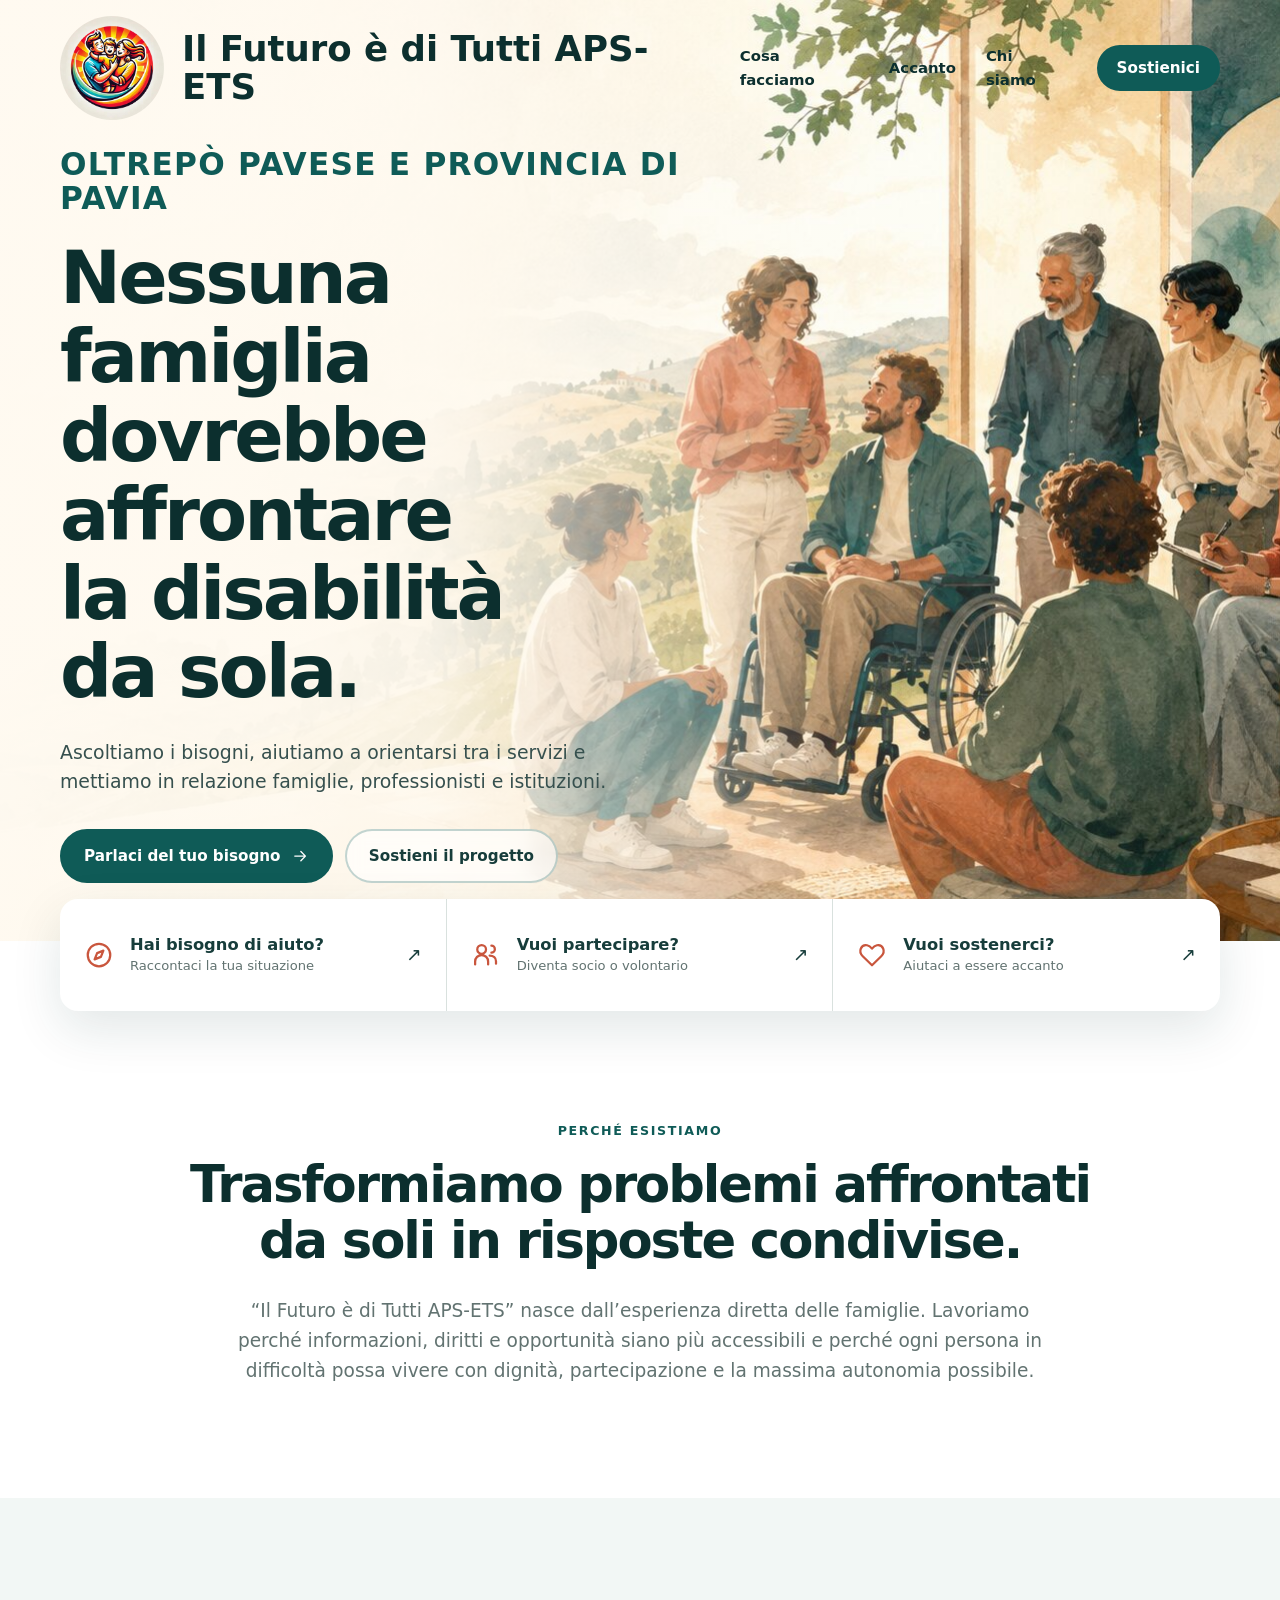
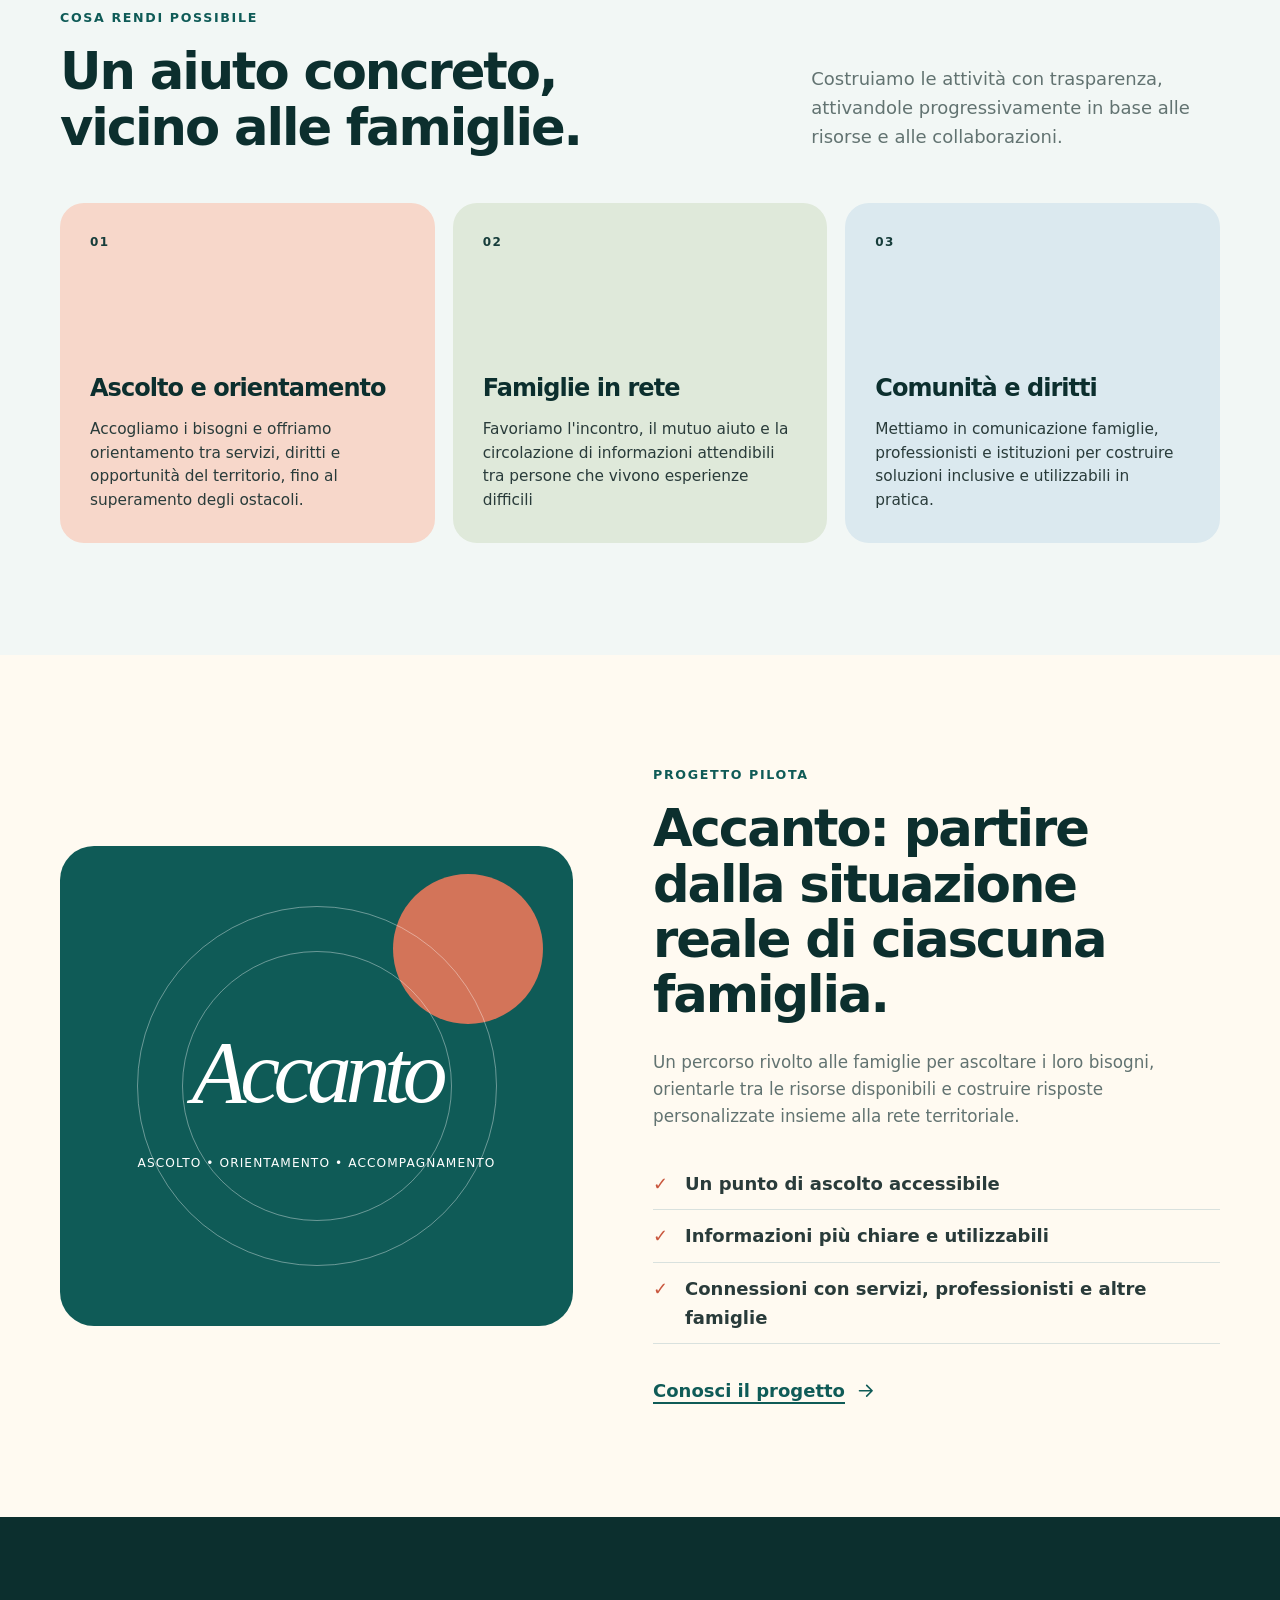
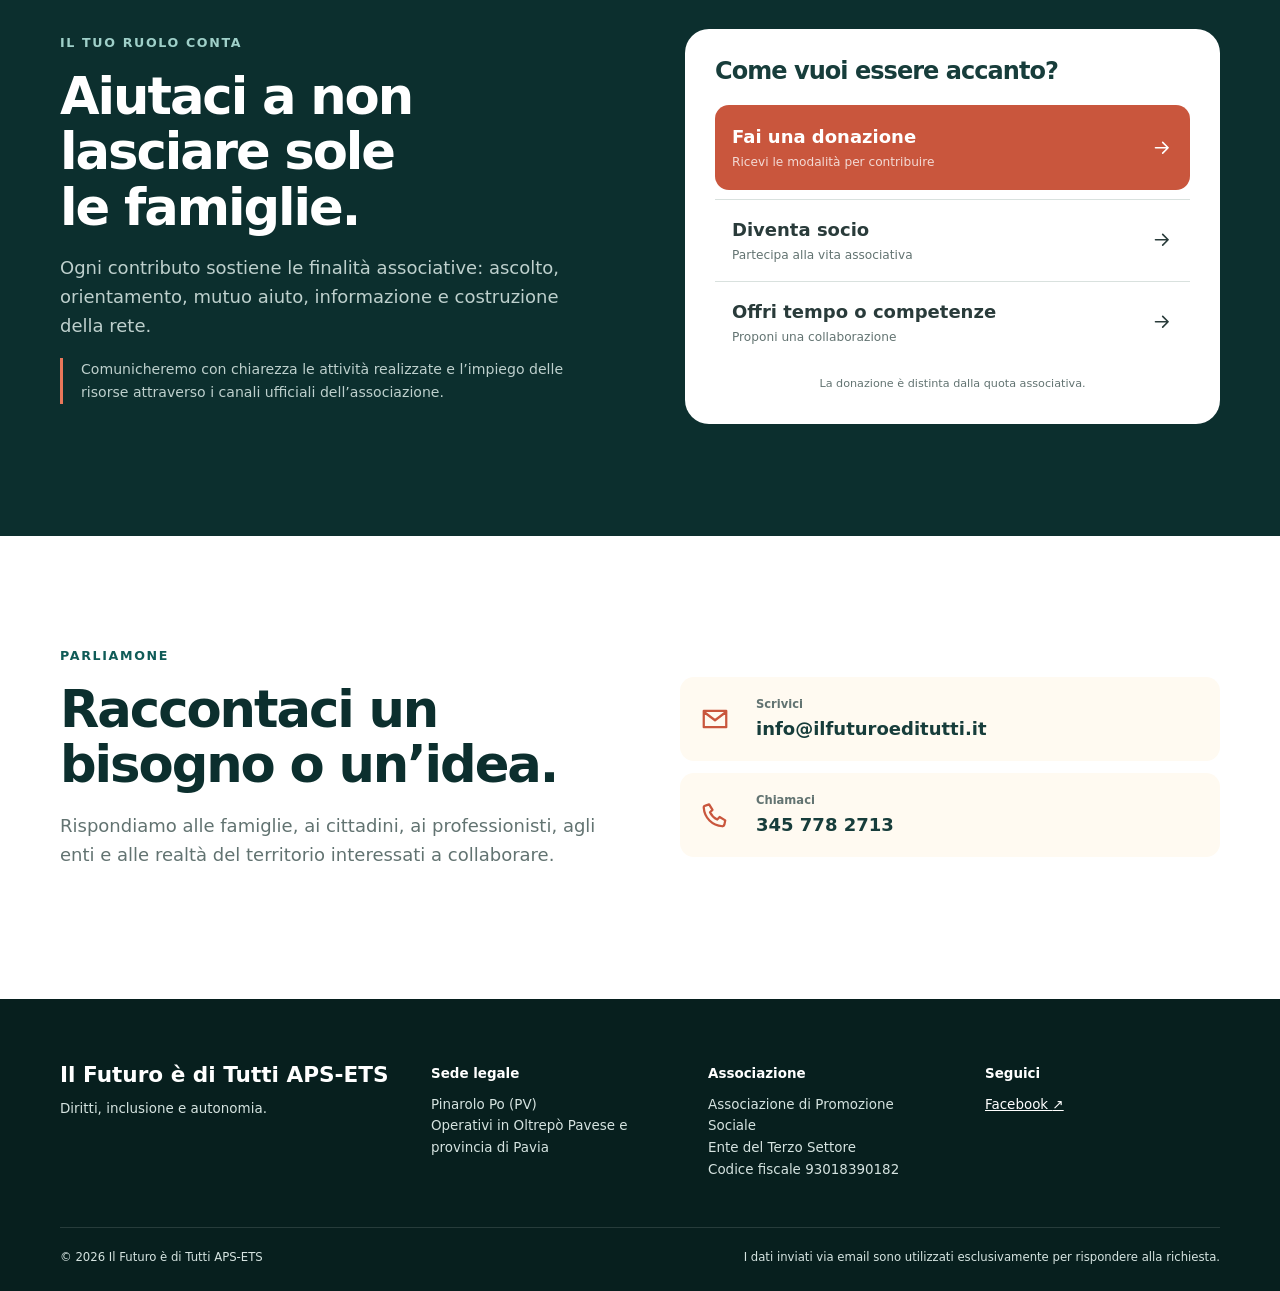
<file: index.html>
<!DOCTYPE html><html lang="it"><head><meta charSet="utf-8"/><meta name="viewport" content="width=device-width, initial-scale=1"/><link rel="preload" href="/logo-il-futuro.jpg" as="image"/><link rel="preload" href="/hero-community.jpg" as="image"/><link rel="stylesheet" href="/_next/static/chunks/1k6n_zkvp4ied.css" data-precedence="next"/><link rel="preload" as="script" fetchPriority="low" href="/_next/static/chunks/3l04zcqx63h3y.js"/><script src="/_next/static/chunks/23_-rp9lowus-.js" async=""></script><script src="/_next/static/chunks/1mh6a-0e61pyc.js" async=""></script><script src="/_next/static/chunks/turbopack-38b8v9h8osnhx.js" async=""></script><script src="/_next/static/chunks/3fntmmi971322.js" async=""></script><title>Il Futuro è di Tutti APS-ETS | Accanto alle persone e alle famiglie</title><meta name="description" content="Associazione dell’Oltrepò Pavese accanto alle persone con disabilità, alle famiglie e ai caregiver: ascolto, orientamento, rete e inclusione."/><meta property="og:title" content="Il Futuro è di Tutti APS-ETS"/><meta property="og:description" content="Nessuna persona e nessuna famiglia dovrebbe essere lasciata sola."/><meta property="og:locale" content="it_IT"/><meta property="og:image" content="https://www.ilfuturoeditutti.it/hero-community.jpg"/><meta property="og:image:width" content="1674"/><meta property="og:image:height" content="940"/><meta property="og:type" content="website"/><meta name="twitter:card" content="summary_large_image"/><meta name="twitter:title" content="Il Futuro è di Tutti APS-ETS"/><meta name="twitter:description" content="Nessuna persona e nessuna famiglia dovrebbe essere lasciata sola."/><meta name="twitter:image" content="https://www.ilfuturoeditutti.it/hero-community.jpg"/><meta name="twitter:image:width" content="1674"/><meta name="twitter:image:height" content="940"/><script src="/_next/static/chunks/0cz1d0mv5g_q7.js" noModule=""></script></head><body><div hidden=""><!--$--><!--/$--></div><main><a class="skip-link" href="#contenuto">Vai al contenuto</a><header class="site-header"><div class="container header-inner"><a class="brand" href="/" aria-label="Il Futuro è di Tutti APS-ETS, home"><img class="brand-logo" src="/logo-il-futuro.jpg" alt="" aria-hidden="true"/><span class="brand-name">Il Futuro è di Tutti APS-ETS</span></a><nav class="desktop-nav" aria-label="Navigazione principale"><a href="/cosa-facciamo/">Cosa facciamo</a><a href="/accanto/">Accanto</a><a href="/chi-siamo/">Chi siamo</a><a class="button button-small" href="/sostienici/">Sostienici</a></nav><details class="mobile-menu"><summary aria-label="Apri il menu">Menu</summary><nav aria-label="Navigazione mobile"><a href="/cosa-facciamo/">Cosa facciamo</a><a href="/accanto/">Accanto</a><a href="/chi-siamo/">Chi siamo</a><a href="/sostienici/">Sostienici</a></nav></details></div></header><section class="hero" id="inizio"><img class="hero-image" src="/hero-community.jpg" alt="Una comunità di persone che dialoga e costruisce soluzioni insieme"/><div class="hero-shade"></div><div class="container hero-inner" id="contenuto"><div class="hero-copy"><p class="eyebrow">Oltrepò Pavese e provincia di Pavia</p><h1>Nessuna famiglia dovrebbe affrontare la disabilità da sola.</h1><p class="hero-lead">Ascoltiamo i bisogni, aiutiamo a orientarsi tra i servizi e mettiamo in relazione le famiglie, i professionisti e le istituzioni.</p><div class="hero-actions"><a class="button" href="/cosa-facciamo/#orientamento">Chiedi orientamento <svg viewBox="0 0 24 24" aria-hidden="true"><path d="M5 12h14M13 6l6 6-6 6"></path></svg></a><a class="button button-secondary" href="/sostienici/">Sostieni il progetto</a></div><p class="hero-note">Ascolto, orientamento e rete sul territorio.</p></div></div></section><section class="quick-actions" aria-label="Azioni rapide"><div class="container quick-grid"><a href="/cosa-facciamo/#orientamento"><svg viewBox="0 0 24 24" aria-hidden="true"><circle cx="12" cy="12" r="9"></circle><path d="m15.5 8.5-2 5-5 2 2-5z"></path></svg><span><strong>Hai bisogno?</strong> Raccontaci la tua situazione</span><span aria-hidden="true">↗</span></a><a href="/sostienici/#socio"><svg viewBox="0 0 24 24" aria-hidden="true"><path d="M8.5 11a3.5 3.5 0 1 0 0-7 3.5 3.5 0 0 0 0 7Zm7.8-.9a2.8 2.8 0 1 0 0-5.6m-13 15v-2.2c0-3 2.3-5.3 5.2-5.3s5.2 2.3 5.2 5.3v2.2m1.2-7.1c3.1 0 5.1 2 5.1 4.6v1.9"></path></svg><span><strong>Vuoi partecipare?</strong> Diventa socio o volontario</span><span aria-hidden="true">↗</span></a><a href="/sostienici/#donazione"><svg viewBox="0 0 24 24" aria-hidden="true"><path d="M12 20.2 4.6 13C.7 9.2 3.3 3.3 8.1 4.2c1.6.3 2.8 1.3 3.9 2.7 1.1-1.4 2.3-2.4 3.9-2.7 4.8-.9 7.4 5 3.5 8.8z"></path></svg><span><strong>Vuoi sostenerci?</strong> Aiutaci a essere accanto</span><span aria-hidden="true">↗</span></a></div></section><section class="section intro-section" id="chi-siamo"><div class="container narrow-center"><p class="eyebrow dark">Perché esistiamo</p><h2>Trasformiamo problemi affrontati da soli in risposte condivise.</h2><p class="section-lead">“Il Futuro è di Tutti APS-ETS” nasce dall’esperienza diretta delle famiglie. Lavoriamo perché informazioni, diritti e opportunità siano più accessibili e perché ogni persona in difficoltà possa vivere con dignità, partecipazione e la massima autonomia possibile.</p></div></section><section class="section pale-section" id="cosa-facciamo"><div class="container"><div class="section-heading split-heading"><div><p class="eyebrow dark">Cosa rendi possibile</p><h2>Un aiuto concreto, vicino alle famiglie.</h2></div><p>Costruiamo le attività con trasparenza, attivandole progressivamente in base alle risorse e alle collaborazioni.</p></div><div class="feature-grid"><article class="feature-card coral"><span class="number">01</span><h3>Ascolto e orientamento</h3><p>Accogliamo i bisogni e offriamo un primo orientamento tra servizi, diritti e opportunità del territorio, fino al superamento degli ostacoli.</p></article><article class="feature-card green"><span class="number">02</span><h3>Famiglie in rete</h3><p>Favoriamo l&#x27;incontro, il mutuo aiuto e la circolazione di informazioni attendibili tra persone che vivono esperienze simili.</p></article><article class="feature-card blue"><span class="number">03</span><h3>Comunità e diritti</h3><p>Mettiamo in comunicazione famiglie, professionisti e istituzioni per costruire soluzioni inclusive e utilizzabili nella vita reale.</p></article></div></div></section><section class="section project-section" id="accanto"><div class="container project-grid"><div class="project-visual" aria-hidden="true"><div class="orbit orbit-one"></div><div class="orbit orbit-two"></div><div class="project-word">Accanto</div><p>ascolto • orientamento • accompagnamento</p></div><div class="project-copy"><p class="eyebrow dark">Progetto pilota</p><h2>Accanto: partire dalla situazione reale di ciascuna famiglia.</h2><p>Un percorso rivolto alle famiglie per ascoltare i loro bisogni, orientarle tra le risorse disponibili e costruire risposte personalizzate insieme alla rete territoriale.</p><ul class="check-list"><li>Un punto di ascolto accessibile</li><li>Informazioni più chiare e utilizzabili</li><li>Connessioni con servizi, professionisti e altre famiglie</li></ul><a class="text-link" href="/accanto/">Conosci il progetto <svg viewBox="0 0 24 24" aria-hidden="true"><path d="M5 12h14M13 6l6 6-6 6"></path></svg></a></div></div></section><section class="section support-section" id="sostienici"><div class="container support-grid"><div><p class="eyebrow light">Il tuo ruolo conta</p><h2>Aiutaci a non lasciare sole le famiglie.</h2><p>Ogni contributo sostiene le finalità associative: ascolto, orientamento, mutuo aiuto, informazione e costruzione della rete.</p><p class="transparency-note">Comunicheremo con chiarezza le attività realizzate e l’impiego delle risorse attraverso i canali ufficiali dell’associazione.</p></div><div class="support-card"><h3>Come vuoi essere accanto?</h3><a class="support-option primary" href="/sostienici/#donazione"><span><strong>Fai una donazione</strong><small>Ricevi le modalità per contribuire</small></span><svg viewBox="0 0 24 24" aria-hidden="true"><path d="M5 12h14M13 6l6 6-6 6"></path></svg></a><a class="support-option" href="/sostienici/#socio"><span><strong>Diventa socio</strong><small>Partecipa alla vita associativa</small></span><svg viewBox="0 0 24 24" aria-hidden="true"><path d="M5 12h14M13 6l6 6-6 6"></path></svg></a><a class="support-option" href="/sostienici/#volontariato"><span><strong>Offri tempo o competenze</strong><small>Proponi una collaborazione</small></span><svg viewBox="0 0 24 24" aria-hidden="true"><path d="M5 12h14M13 6l6 6-6 6"></path></svg></a><p class="payment-note">La donazione è distinta dalla quota associativa.</p></div></div></section><section class="section contact-section" id="contatti"><div class="container contact-grid"><div><p class="eyebrow dark">Parliamone</p><h2>Raccontaci un bisogno o un’idea.</h2><p>Rispondiamo alle famiglie, ai cittadini, ai professionisti, agli enti e alle realtà del territorio interessati a collaborare.</p></div><div class="contact-links"><a href="mailto:info@ilfuturoeditutti.it"><svg viewBox="0 0 24 24" aria-hidden="true"><path d="M3 5.5h18v13H3zM4 7l8 6 8-6"></path></svg><span><small>Scrivici</small>info@ilfuturoeditutti.it</span></a><a href="tel:+393457782713"><svg viewBox="0 0 24 24" aria-hidden="true"><path d="M7.3 3.5 10 7.9 8 9.8c1.2 2.6 3.2 4.6 5.8 5.8l1.9-2 4.5 2.7-.7 3.4c-.2.8-.9 1.3-1.7 1.3C9.7 20.4 3.6 14.3 3 6.2c-.1-.8.5-1.5 1.3-1.7z"></path></svg><span><small>Chiamaci</small>345 778 2713</span></a></div></div></section><footer class="site-footer"><div class="container footer-top"><div class="footer-brand"><span class="brand-name">Il Futuro è di Tutti APS-ETS</span><p>Diritti, inclusione e autonomia.</p></div><div><strong>Sede legale</strong><p>Pinarolo Po (PV)<br/>Operativi in Oltrepò Pavese e provincia di Pavia</p></div><div><strong>Associazione</strong><p>Associazione di Promozione Sociale<br/>Ente del Terzo Settore<br/>Codice fiscale 93018390182</p></div><div><strong>Seguici</strong><p><a href="https://www.facebook.com/1216656081533587" target="_blank" rel="noreferrer">Facebook <span aria-hidden="true">↗</span></a></p></div></div><div class="container footer-bottom"><p>© 2026 Il Futuro è di Tutti APS-ETS</p><p>I dati inviati via email sono utilizzati esclusivamente per rispondere alla richiesta.</p></div></footer><a class="mobile-sticky" href="/sostienici/">Sostienici <svg viewBox="0 0 24 24" aria-hidden="true"><path d="M12 20.2 4.6 13C.7 9.2 3.3 3.3 8.1 4.2c1.6.3 2.8 1.3 3.9 2.7 1.1-1.4 2.3-2.4 3.9-2.7 4.8-.9 7.4 5 3.5 8.8z"></path></svg></a></main><!--$--><!--/$--><script src="/_next/static/chunks/3l04zcqx63h3y.js" id="_R_" async=""></script><script>(self.__next_f=self.__next_f||[]).push([0])</script><script>self.__next_f.push([1,"1:\"$Sreact.fragment\"\n2:I[39756,[\"/_next/static/chunks/3fntmmi971322.js\"],\"default\"]\n3:I[37457,[\"/_next/static/chunks/3fntmmi971322.js\"],\"default\"]\nf:I[68027,[\"/_next/static/chunks/3fntmmi971322.js\"],\"default\",1]\n:HL[\"/_next/static/chunks/1k6n_zkvp4ied.css\",\"style\"]\n:HL[\"/logo-il-futuro.jpg\",\"image\"]\n:HL[\"/hero-community.jpg\",\"image\"]\n0:{\"P\":null,\"c\":[\"\",\"\"],\"q\":\"\",\"i\":false,\"f\":[[[\"\",{\"children\":[\"__PAGE__\",{},\"$undefined\",\"$undefined\",4608]},\"$undefined\",\"$undefined\",4624],[[\"$\",\"$1\",\"c\",{\"children\":[[[\"$\",\"link\",\"0\",{\"rel\":\"stylesheet\",\"href\":\"/_next/static/chunks/1k6n_zkvp4ied.css\",\"precedence\":\"next\",\"crossOrigin\":\"$undefined\",\"nonce\":\"$undefined\"}],[\"$\",\"script\",\"script-0\",{\"src\":\"/_next/static/chunks/3fntmmi971322.js\",\"async\":true,\"nonce\":\"$undefined\"}]],[\"$\",\"html\",null,{\"lang\":\"it\",\"children\":[\"$\",\"body\",null,{\"children\":[\"$\",\"$L2\",null,{\"parallelRouterKey\":\"children\",\"error\":\"$undefined\",\"errorStyles\":\"$undefined\",\"errorScripts\":\"$undefined\",\"template\":[\"$\",\"$L3\",null,{}],\"templateStyles\":\"$undefined\",\"templateScripts\":\"$undefined\",\"notFound\":[[[\"$\",\"title\",null,{\"children\":\"404: This page could not be found.\"}],[\"$\",\"div\",null,{\"style\":{\"fontFamily\":\"system-ui,\\\"Segoe UI\\\",Roboto,Helvetica,Arial,sans-serif,\\\"Apple Color Emoji\\\",\\\"Segoe UI Emoji\\\"\",\"height\":\"100vh\",\"textAlign\":\"center\",\"display\":\"flex\",\"flexDirection\":\"column\",\"alignItems\":\"center\",\"justifyContent\":\"center\"},\"children\":[\"$\",\"div\",null,{\"children\":[[\"$\",\"style\",null,{\"dangerouslySetInnerHTML\":{\"__html\":\"body{color:#000;background:#fff;margin:0}.next-error-h1{border-right:1px solid rgba(0,0,0,.3)}@media (prefers-color-scheme:dark){body{color:#fff;background:#000}.next-error-h1{border-right:1px solid rgba(255,255,255,.3)}}\"}}],[\"$\",\"h1\",null,{\"className\":\"next-error-h1\",\"style\":{\"display\":\"inline-block\",\"margin\":\"0 20px 0 0\",\"padding\":\"0 23px 0 0\",\"fontSize\":24,\"fontWeight\":500,\"verticalAlign\":\"top\",\"lineHeight\":\"49px\"},\"children\":404}],[\"$\",\"div\",null,{\"style\":{\"display\":\"inline-block\"},\"children\":[\"$\",\"h2\",null,{\"style\":{\"fontSize\":14,\"fontWeight\":400,\"lineHeight\":\"49px\",\"margin\":0},\"children\":\"This page could not be found.\"}]}]]}]}]],[]],\"forbidden\":\"$undefined\",\"unauthorized\":\"$undefined\"}]}]}]]}],{\"children\":[[\"$\",\"$1\",\"c\",{\"children\":[[\"$\",\"main\",null,{\"children\":[[\"$\",\"a\",null,{\"className\":\"skip-link\",\"href\":\"#contenuto\",\"children\":\"Vai al contenuto\"}],[\"$\",\"header\",null,{\"className\":\"site-header\",\"children\":[\"$\",\"div\",null,{\"className\":\"container header-inner\",\"children\":[[\"$\",\"a\",null,{\"className\":\"brand\",\"href\":\"/\",\"aria-label\":\"Il Futuro è di Tutti APS-ETS, home\",\"children\":[[\"$\",\"img\",null,{\"className\":\"brand-logo\",\"src\":\"/logo-il-futuro.jpg\",\"alt\":\"\",\"aria-hidden\":\"true\"}],[\"$\",\"span\",null,{\"className\":\"brand-name\",\"children\":\"Il Futuro è di Tutti APS-ETS\"}]]}],[\"$\",\"nav\",null,{\"className\":\"desktop-nav\",\"aria-label\":\"Navigazione principale\",\"children\":[[\"$\",\"a\",null,{\"href\":\"/cosa-facciamo/\",\"children\":\"Cosa facciamo\"}],[\"$\",\"a\",null,{\"href\":\"/accanto/\",\"children\":\"Accanto\"}],[\"$\",\"a\",null,{\"href\":\"/chi-siamo/\",\"children\":\"Chi siamo\"}],[\"$\",\"a\",null,{\"className\":\"button button-small\",\"href\":\"/sostienici/\",\"children\":\"Sostienici\"}]]}],[\"$\",\"details\",null,{\"className\":\"mobile-menu\",\"children\":[[\"$\",\"summary\",null,{\"aria-label\":\"Apri il menu\",\"children\":\"Menu\"}],[\"$\",\"nav\",null,{\"aria-label\":\"Navigazione mobile\",\"children\":[[\"$\",\"a\",null,{\"href\":\"/cosa-facciamo/\",\"children\":\"Cosa facciamo\"}],[\"$\",\"a\",null,{\"href\":\"/accanto/\",\"children\":\"Accanto\"}],[\"$\",\"a\",null,{\"href\":\"/chi-siamo/\",\"children\":\"Chi siamo\"}],[\"$\",\"a\",null,{\"href\":\"/sostienici/\",\"children\":\"Sostienici\"}]]}]]}]]}]}],[\"$\",\"section\",null,{\"className\":\"hero\",\"id\":\"inizio\",\"children\":[[\"$\",\"img\",null,{\"className\":\"hero-image\",\"src\":\"/hero-community.jpg\",\"alt\":\"Una comunità di persone che dialoga e costruisce soluzioni insieme\"}],[\"$\",\"div\",null,{\"className\":\"hero-shade\"}],[\"$\",\"div\",null,{\"className\":\"container hero-inner\",\"id\":\"contenuto\",\"children\":[\"$\",\"div\",null,{\"className\":\"hero-copy\",\"children\":[[\"$\",\"p\",null,{\"className\":\"eyebrow\",\"children\":\"Oltrepò Pavese e provincia di Pavia\"}],[\"$\",\"h1\",null,{\"children\":\"Nessuna famiglia dovrebbe affrontare la disabilità da sola.\"}],[\"$\",\"p\",null,{\"className\":\"hero-lead\",\"children\":\"Ascoltiamo i bisogni, aiutiamo a orientarsi tra i servizi e mettiamo in relazione le famiglie, i professionisti e le istituzioni.\"}],[\"$\",\"div\",null,{\"className\":\"hero-actions\",\"children\":[[\"$\",\"a\",null,{\"className\":\"button\",\"href\":\"/cosa-facciamo/#orientamento\",\"children\":[\"Chiedi orientamento \",[\"$\",\"svg\",null,{\"viewBox\":\"0 0 24 24\",\"aria-hidden\":\"true\",\"children\":[\"$\",\"path\",null,{\"d\":\"M5 12h14M13 6l6 6-6 6\"}]}]]}],[\"$\",\"a\",null,{\"className\":\"button button-secondary\",\"href\":\"/sostienici/\",\"children\":\"Sostieni il progetto\"}]]}],\"$L4\"]}]}]]}],\"$L5\",\"$L6\",\"$L7\",\"$L8\",\"$L9\",\"$La\",\"$Lb\",\"$Lc\"]}],null,\"$Ld\"]}],{},null,false,null]},null,false,null],\"$Le\",false]],\"m\":\"$undefined\",\"G\":[\"$f\",[\"$L10\"]],\"S\":true,\"h\":null,\"r\":\"$undefined\",\"s\":\"$undefined\",\"a\":\"$undefined\",\"l\":\"$undefined\",\"p\":\"$undefined\",\"d\":\"$undefined\",\"b\":\"uuFWZFNwGywKc1lv4XoxF\"}\n11:I[97367,[\"/_next/static/chunks/3fntmmi971322.js\"],\"OutletBoundary\"]\n12:\"$Sreact.suspense\"\n14:I[97367,[\"/_next/static/chunks/3fntmmi971322.js\"],\"ViewportBoundary\"]\n16:I[97367,[\"/_next/static/chunks/3fntmmi971322.js\"],\"MetadataBoundary\"]\n4:[\"$\",\"p\",null,{\"className\":\"hero-note\",\"children\":\"Ascolto, orientamento e rete sul territorio.\"}]\n5:[\"$\",\"section\",null,{\"className\":\"quick-actions\",\"aria-label\":\"Azioni rapide\",\"children\":[\"$\",\"div\",null,{\"className\":\"container quick-grid\",\"children\":[[\"$\",\"a\",null,{\"href\":\"/cosa-facciamo/#orientamento\",\"children\":[[\"$\",\"svg\",null,{\"viewBox\":\"0 0 24 24\",\"aria-hidden\":\"true\",\"children\":[[\"$\",\"circle\",null,{\"cx\":\"12\",\"cy\":\"12\",\"r\":\"9\"}],[\"$\",\"path\",null,{\"d\":\"m15.5 8.5-2 5-5 2 2-5z\"}]]}],[\"$\",\"span\",null,{\"children\":[[\"$\",\"strong\",null,{\"children\":\"Hai bisogno?\"}],\" Raccontaci la tua situazione\"]}],[\"$\",\"span\",null,{\"aria-hidden\":\"true\",\"children\":\"↗\"}]]}],[\"$\",\"a\",null,{\"href\":\"/sostienici/#socio\",\"children\":[[\"$\",\"svg\",null,{\"viewBox\":\"0 0 24 24\",\"aria-hidden\":\"true\",\"children\":[\"$\",\"path\",null,{\"d\":\"M8.5 11a3.5 3.5 0 1 0 0-7 3.5 3.5 0 0 0 0 7Zm7.8-.9a2.8 2.8 0 1 0 0-5.6m-13 15v-2.2c0-3 2.3-5.3 5.2-5.3s5.2 2.3 5.2 5.3v2.2m1.2-7.1c3.1 0 5.1 2 5.1 4.6v1.9\"}]}],[\"$\",\"span\",null,{\"children\":[[\"$\",\"strong\",null,{\"children\":\"Vuoi partecipare?\"}],\" Diventa socio o volontario\"]}],[\"$\",\"span\",null,{\"aria-hidden\":\"true\",\"children\":\"↗\"}]]}],[\"$\",\"a\",null,{\"href\":\"/sostienici/#donazione\",\"children\":[[\"$\",\"svg\",null,{\"viewBox\":\"0 0 24 24\",\"aria-hidden\":\"true\",\"children\":[\"$\",\"path\",null,{\"d\":\"M12 20.2 4.6 13C.7 9.2 3.3 3.3 8.1 4.2c1.6.3 2.8 1.3 3.9 2.7 1.1-1.4 2.3-2.4 3.9-2.7 4.8-.9 7.4 5 3.5 8.8z\"}]}],[\"$\",\"span\",null,{\"children\":[[\"$\",\"strong\",null,{\"children\":\"Vuoi sostenerci?\"}],\" Aiutaci a essere accanto\"]}],[\"$\",\"span\",null,{\"aria-hidden\":\"true\",\"children\":\"↗\"}]]}]]}]}]\n6:[\"$\",\"section\",null,{\"className\":\"section intro-section\",\"id\":\"chi-siamo\",\"children\":[\"$\",\"div\",null,{\"className\":\"container narrow-center\",\"children\":[[\"$\",\"p\",null,{\"className\":\"eyebrow dark\",\"children\":\"Perché esistiamo\"}],[\"$\",\"h2\",null,{\"children\":\"Trasformiamo problemi affrontati da soli in risposte condivise.\"}],[\"$\",\"p\",null,{\"className\":\"section-lead\",\"children\":\"“Il Futuro è di Tutti APS-ETS” nasce dall’esperienza diretta delle famiglie. Lavoriamo perché informazioni, diritti e opportunità siano più accessibili e perché ogni persona in difficoltà possa vivere con dignità, partecipazione e la massima autonomia possibile.\"}]]}]}]\n7:[\"$\",\"section\",null,{\"className\":\"section pale-section\",\"id\":\"cosa-facciamo\",\"children\":[\"$\",\"div\",null,{\"className\":\"container\",\"children\":[[\"$\",\"div\",null,{\"className\":\"section-heading split-heading\",\"children\":[[\"$\",\"div\",null,{\"children\":[[\"$\",\"p\",null,{\"className\":\"eyebrow dark\",\"children\":\"Cosa rendi possibile\"}],[\"$\",\"h2\",null,{\"children\":\"Un aiuto concreto, vicino alle famiglie.\"}]]}],[\"$\",\"p\",null,{\"children\":\"Costruiamo le attività con trasparenza, attivandole progressivamente in base alle risorse e alle collaborazioni.\"}]]}],[\"$\",\"div\",null,{\"className\":\"feature-grid\",\"children\":[[\"$\",\"article\",null,{\"className\":\"feature-card coral\",\"children\":[[\"$\",\"span\",null,{\"className\":\"number\",\"children\":\"01\"}],[\"$\",\"h3\",null,{\"children\":\"Ascolto e orientamento\"}],[\"$\",\"p\",null,{\"children\":\"Accogliamo i bisogni e offriamo un primo orientamento tra servizi, diritti e opportunità del territorio, fino al superamento degli ostacoli.\"}]]}],[\"$\",\"article\",null,{\"className\":\"feature-card green\",\"children\":[[\"$\",\"span\",null,{\"className\":\"number\",\"children\":\"02\"}],[\"$\",\"h3\",null,{\"children\":\"Famiglie in rete\"}],[\"$\",\"p\",null,{\"children\":\"Favoriamo l'incontro, il mutuo aiuto e la circolazione di informazioni attendibili tra persone che vivono esperienze simili.\"}]]}],[\"$\",\"article\",null,{\"className\":\"feature-card blue\",\"children\":[[\"$\",\"span\",null,{\"className\":\"number\",\"children\":\"03\"}],[\"$\",\"h3\",null,{\"children\":\"Comunità e diritti\"}],[\"$\",\"p\",null,{\"children\":\"Mettiamo in comunicazione famiglie, professionisti e istituzioni per costruire soluzioni inclusive e utilizzabili nella vita reale.\"}]]}]]}]]}]}]\n8:[\"$\",\"section\",null,{\"className\":\"section project-section\",\"id\":\"accanto\",\"children\":[\"$\",\"div\",null,{\"className\":\"container project-grid\",\"children\":[[\"$\",\"div\",null,{\"className\":\"project-visual\",\"aria-hidden\":\"true\",\"children\":[[\"$\",\"div\",null,{\"className\":\"orbit orbit-one\"}],[\"$\",\"div\",null,{\"className\":\"orbit orbit-two\"}],[\"$\",\"div\",null,{\"className\":\"project-word\",\"children\":\"Accanto\"}],[\"$\",\"p\",null,{\"children\":\"ascolto • orientamento • accompagnamento\"}]]}],[\"$\",\"div\",null,{\"className\":\"project-copy\",\"children\":[[\"$\",\"p\",null,{\"className\":\"eyebrow dark\",\"children\":\"Progetto pilota\"}],[\"$\",\"h2\",null,{\"children\":\"Accanto: partire dalla situazione reale di ciascuna famiglia.\"}],[\"$\",\"p\",null,{\"children\":\"Un percorso rivolto alle famiglie per ascoltare i loro bisogni, orientarle tra le risorse disponibili e costruire risposte personalizzate insieme alla rete territoriale.\"}],[\"$\",\"ul\",null,{\"className\":\"check-list\",\"children\":[[\"$\",\"li\",null,{\"children\":\"Un punto di ascolto accessibile\"}],[\"$\",\"li\",null,{\"children\":\"Informazioni più chiare e utilizzabili\"}],[\"$\",\"li\",null,{\"children\":\"Connessioni con servizi, professionisti e altre famiglie\"}]]}],[\"$\",\"a\",null,{\"className\":\"text-link\",\"href\":\"/accanto/\",\"children\":[\"Conosci il progetto \",[\"$\",\"svg\",null,{\"viewBox\":\"0 0 24 24\",\"aria-hidden\":\"true\",\"children\":[\"$\",\"path\",null,{\"d\":\"M5 12h14M13 6l6 6-6 6\"}]}]]}]]}]]}]}]\n9:[\"$\",\"section\",null,{\"className\":\"section support-section\",\"id\":\"sostienici\",\"children\":[\"$\",\"div\",null,{\"className\":\"container support-grid\",\"children\":[[\"$\",\"div\",null,{\"children\":[[\"$\",\"p\",null,{\"className\":\"eyebrow light\",\"children\":\"Il tuo ruolo conta\"}],[\"$\",\"h2\",null,{\"children\":\"Aiutaci a non lasciare sole le famiglie.\"}],[\"$\",\"p\",null,{\"children\":\"Ogni contributo sostiene le finalità associative: ascolto, orientamento, mutuo aiuto, informazione e costruzione della rete.\"}],[\"$\",\"p\",null,{\"className\":\"transparency-note\",\"children\":\"Comunicheremo con chiarezza le attività realizzate e l’impiego delle risorse attraverso i canali ufficiali dell’associazione.\"}]]}],[\"$\",\"div\",null,{\"className\":\"support-card\",\"children\":[[\"$\",\"h3\",null,{\"children\":\"Come vuoi essere accanto?\"}],[\"$\",\"a\",null,{\"className\":\"support-option primary\",\"href\":\"/sostienici/#donazione\",\"children\":[[\"$\",\"span\",null,{\"children\":[[\"$\",\"strong\",null,{\"children\":\"Fai una donazione\"}],[\"$\",\"small\",null,{\"children\":\"Ricevi le modalità per contribuire\"}]]}],[\"$\",\"svg\",null,{\"viewBox\":\"0 0 24 24\",\"aria-hidden\":\"true\",\"children\":[\"$\",\"path\",null,{\"d\":\"M5 12h14M13 6l6 6-6 6\"}]}]]}],[\"$\",\"a\",null,{\"className\":\"support-option\",\"href\":\"/sostienici/#socio\",\"children\":[[\"$\",\"span\",null,{\"children\":[[\"$\",\"strong\",null,{\"children\":\"Diventa socio\"}],[\"$\",\"small\",null,{\"children\":\"Partecipa alla vita associativa\"}]]}],[\"$\",\"svg\",null,{\"viewBox\":\"0 0 24 24\",\"aria-hidden\":\"true\",\"children\":[\"$\",\"path\",null,{\"d\":\"M5 12h14M13 6l6 6-6 6\"}]}]]}],[\"$\",\"a\",null,{\"className\":\"support-option\",\"href\":\"/sostienici/#volontariato\",\"children\":[[\"$\",\"span\",null,{\"children\":[[\"$\",\"strong\",null,{\"children\":\"Offri tempo o competenze\"}],[\"$\",\"small\",null,{\"children\":\"Proponi una collaborazione\"}]]}],[\"$\",\"svg\",null,{\"viewBox\":\"0 0 24 24\",\"aria-hidden\":\"true\",\"children\":[\"$\",\"path\",null,{\"d\":\"M5 12h14M13 6l6 6-6 6\"}]}]]}],[\"$\",\"p\",null,{\"className\":\"payment-note\",\"children\":\"La donazione è distinta dalla quota associativa.\"}]]}]]}]}]\na:[\"$\",\"section\",null,{\"className\":\"section contact-section\",\"id\":\"contatti\",\"children\":[\"$\",\"div\",null,{\"className\":\"container contact-grid\",\"children\":[[\"$\",\"div\",null,{\"children\":[[\"$\",\"p\",null,{\"className\":\"eyebrow dark\",\"children\":\"Parliamone\"}],[\"$\",\"h2\",null,{\"children\":\"Raccontaci un bisogno o un’idea.\"}],[\"$\",\"p\",null,{\"children\":\"Rispondiamo alle famiglie, ai cittadini, ai professionisti, agli enti e alle realtà del territorio interessati a collaborare.\"}]]}],[\"$\",\"div\",null,{\"className\":\"contact-links\",\"children\":[[\"$\",\"a\",null,{\"href\":\"mailto:info@ilfuturoeditutti.it\",\"children\":[[\"$\",\"svg\",null,{\"viewBox\":\"0 0 24 24\",\"aria-hidden\":\"true\",\"children\":[\"$\",\"path\",null,{\"d\":\"M3 5.5h18v13H3zM4 7l8 6 8-6\"}]}],[\"$\",\"span\",null,{\"children\":[[\"$\",\"small\",null,{\"children\":\"Scrivici\"}],\"info@ilfuturoeditutti.it\"]}]]}],[\"$\",\"a\",null,{\"href\":\"tel:+393457782713\",\"children\":[[\"$\",\"svg\",null,{\"viewBox\":\"0 0 24 24\",\"aria-hidden\":\"true\",\"children\":[\"$\",\"path\",null,{\"d\":\"M7.3 3.5 10 7.9 8 9.8c1.2 2.6 3.2 4.6 5.8 5.8l1.9-2 4.5 2.7-.7 3.4c-.2.8-.9 1.3-1.7 1.3C9.7 20.4 3.6 14.3 3 6.2c-.1-.8.5-1.5 1.3-1.7z\"}]}],[\"$\",\"span\",null,{\"children\":[[\"$\",\"small\",null,{\"children\":\"Chiamaci\"}],\"345 778 2713\"]}]]}]]}]]}]}]\nb:[\"$\",\"footer\",null,{\"className\":\"site-footer\",\"children\":[[\"$\",\"div\",null,{\"className\":\"container footer-top\",\"children\":[[\"$\",\"div\",null,{\"className\":\"footer-brand\",\"children\":[[\"$\",\"span\",null,{\"className\":\"brand-name\",\"children\":\"Il Futuro è di Tutti APS-ETS\"}],[\"$\",\"p\",null,{\"children\":\"Diritti, inclusione e autonomia.\"}]]}],[\"$\",\"div\",null,{\"children\":[[\"$\",\"strong\",null,{\"children\":\"Sede legale\"}],[\"$\",\"p\",null,{\"children\":[\"Pinarolo Po (PV)\",[\"$\",\"br\",null,{}],\"Operativi in Oltrepò Pavese e provincia di Pavia\"]}]]}],[\"$\",\"div\",null,{\"children\":[[\"$\",\"strong\",null,{\"children\":\"Associazione\"}],[\"$\",\"p\",null,{\"children\":[\"Senza scopo di lucro\",[\"$\",\"br\",null,{}],\"Codice fiscale 93018390182\"]}]]}],[\"$\",\"div\",null,{\"children\":[[\"$\",\"strong\",null,{\"children\":\"Seguici\"}],[\"$\",\"p\",null,{\"children\":[\"$\",\"a\",null,{\"href\":\"https://www.facebook.com/1216656081533587\",\"target\":\"_blank\",\"rel\":\"noreferrer\",\"children\":[\"Facebook \",[\"$\",\"span\",null,{\"aria-hidden\":\"true\",\"children\":\"↗\"}]]}]}]]}]]}],[\"$\",\"div\",null,{\"className\":\"container footer-bottom\",\"children\":[[\"$\",\"p\",null,{\"children\":\"© 2026 Il Futuro è di Tutti APS-ETS\"}],[\"$\",\"p\",null,{\"children\":\"I dati inviati via email sono utilizzati esclusivamente per rispondere alla richiesta.\"}]]}]]}]\nc:[\"$\",\"a\",null,{\"className\":\"mobile-sticky\",\"href\":\"/sostienici/\",\"children\":[\"Sostienici \",[\"$\",\"svg\",null,{\"viewBox\":\"0 0 24 24\",\"aria-hidden\":\"true\",\"children\":[\"$\",\"path\",null,{\"d\":\"M12 20.2 4.6 13C.7 9.2 3.3 3.3 8.1 4.2c1.6.3 2.8 1.3 3.9 2.7 1.1-1.4 2.3-2.4 3.9-2.7 4.8-.9 7.4 5 3.5 8.8z\"}]}]]}]\nd:[\"$\",\"$L11\",null,{\"children\":[\"$\",\"$12\",null,{\"name\":\"Next.MetadataOutlet\",\"children\":\"$@13\"}]}]\ne:[\"$\",\"$1\",\"h\",{\"children\":[null,[\"$\",\"$L14\",null,{\"children\":\"$L15\"}],[\"$\",\"div\",null,{\"hidden\":true,\"children\":[\"$\",\"$L16\",null,{\"children\":[\"$\",\"$12\",null,{\"name\":\"Next.Metadata\",\"children\":\"$L17\"}]}]}],null]}]\n10:[\"$\",\"link\",\"0\",{\"rel\":\"stylesheet\",\"href\":\"/_next/static/chunks/1k6n_zkvp4ied.css\",\"precedence\":\"next\",\"crossOrigin\":\"$undefined\",\"nonce\":\"$undefined\"}]\n15:[[\"$\",\"meta\",\"0\",{\"charSet\":\"utf-8\"}],[\"$\",\"meta\",\"1\",{\"name\":\"viewport\",\"content\":\"width=device-width, initial-scale=1\"}]]\n13:null\n17:[[\"$\",\"title\",\"0\",{\"children\":\"Il Futuro è di Tutti APS-ETS | Accanto alle persone e alle famiglie\"}],[\"$\",\"meta\",\"1\",{\"name\":\"description\",\"content\":\"Associazione dell’Oltrepò Pavese accanto alle persone con disabilità, alle famiglie e ai caregiver: ascolto, orientamento, rete e inclusione.\"}],[\"$\",\"meta\",\"2\",{\"property\":\"og:title\",\"content\":\"Il Futuro è di Tutti APS-ETS\"}],[\"$\",\"meta\",\"3\",{\"property\":\"og:description\",\"content\":\"Nessuna persona e nessuna famiglia dovrebbe essere lasciata sola.\"}],[\"$\",\"meta\",\"4\",{\"property\":\"og:locale\",\"content\":\"it_IT\"}],[\"$\",\"meta\",\"5\",{\"property\":\"og:image\",\"content\":\"https://www.ilfuturoeditutti.it/hero-community.jpg\"}],[\"$\",\"meta\",\"6\",{\"property\":\"og:image:width\",\"content\":\"1674\"}],[\"$\",\"meta\",\"7\",{\"property\":\"og:image:height\",\"content\":\"940\"}],[\"$\",\"meta\",\"8\",{\"property\":\"og:type\",\"content\":\"website\"}],[\"$\",\"meta\",\"9\",{\"name\":\"twitter:card\",\"content\":\"summary_large_image\"}],[\"$\",\"meta\",\"10\",{\"name\":\"twitter:title\",\"content\":\"Il Futuro è di Tutti APS-ETS\"}],[\"$\",\"meta\",\"11\",{\"name\":\"twitter:description\",\"content\":\"Nessuna persona e nessuna famiglia dovrebbe essere lasciata sola.\"}],[\"$\",\"meta\",\"12\",{\"name\":\"twitter:image\",\"content\":\"https://www.ilfuturoeditutti.it/hero-community.jpg\"}],[\"$\",\"meta\",\"13\",{\"name\":\"twitter:image:width\",\"content\":\"1674\"}],[\"$\",\"meta\",\"14\",{\"name\":\"twitter:image:height\",\"content\":\"940\"}]]\n"])</script><script id="editable-content-loader">window.addEventListener("load",function(){fetch("/contenuti/home.html",{cache:"no-cache"}).then(function(response){if(!response.ok)throw new Error("HTTP "+response.status);return response.text();}).then(function(html){var template=document.createElement("template");template.innerHTML=html.trim();var updated=template.content.querySelector("main");var current=document.querySelector("main");if(updated&&current)current.replaceWith(updated);}).catch(function(error){console.error("Impossibile caricare /contenuti/home.html; viene mantenuto il contenuto incorporato.",error);});});</script></body></html>
</file>
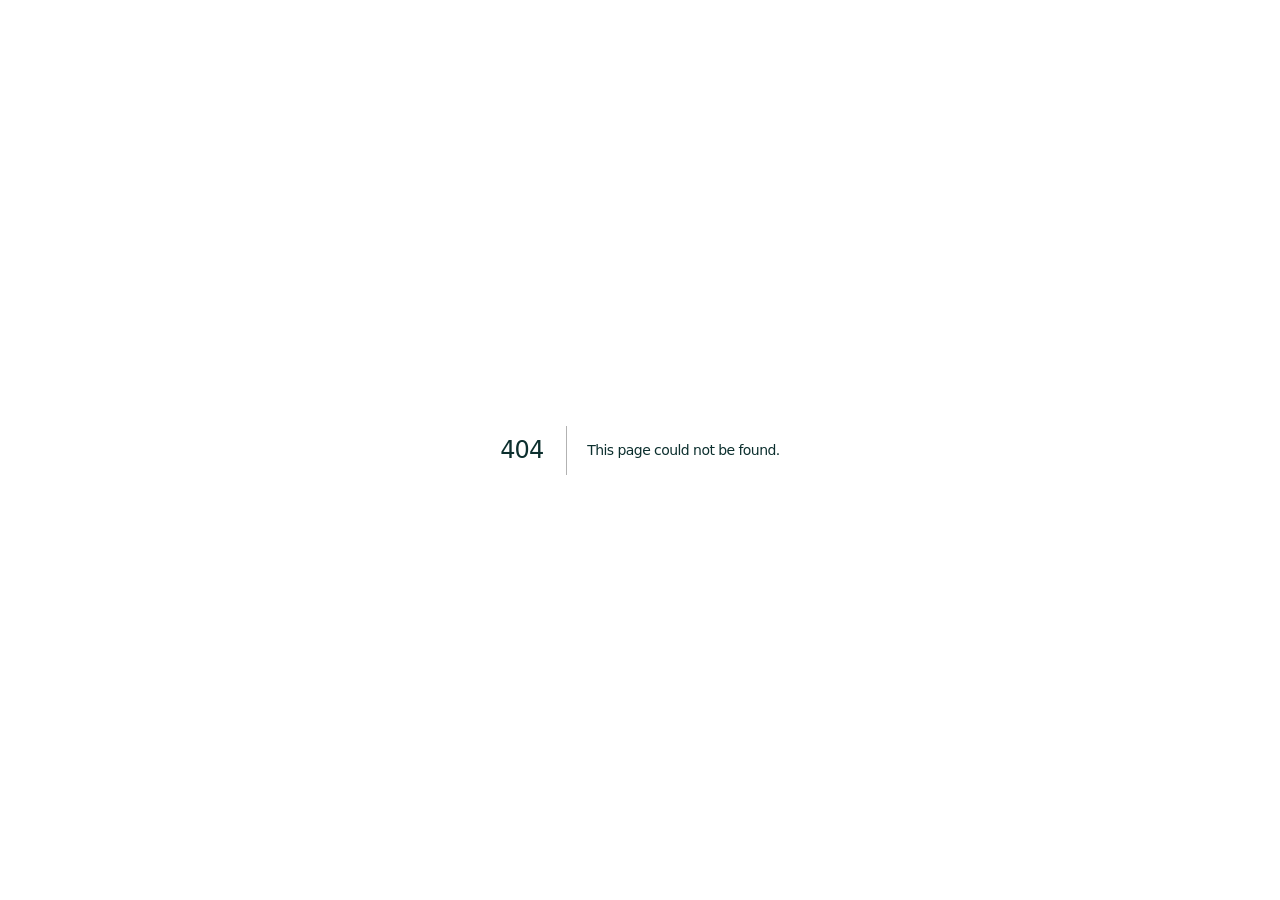
<file: 404/index.html>
<!DOCTYPE html><html lang="it"><head><meta charSet="utf-8"/><meta name="viewport" content="width=device-width, initial-scale=1"/><link rel="stylesheet" href="/_next/static/chunks/1k6n_zkvp4ied.css" data-precedence="next"/><link rel="preload" as="script" fetchPriority="low" href="/_next/static/chunks/3l04zcqx63h3y.js"/><script src="/_next/static/chunks/23_-rp9lowus-.js" async=""></script><script src="/_next/static/chunks/1mh6a-0e61pyc.js" async=""></script><script src="/_next/static/chunks/turbopack-38b8v9h8osnhx.js" async=""></script><script src="/_next/static/chunks/3fntmmi971322.js" async=""></script><meta name="robots" content="noindex"/><title>Il Futuro è di Tutti APS-ETS | Accanto alle persone e alle famiglie</title><meta name="description" content="Associazione dell’Oltrepò Pavese accanto alle persone con disabilità, alle famiglie e ai caregiver: ascolto, orientamento, rete e inclusione."/><meta property="og:title" content="Il Futuro è di Tutti APS-ETS"/><meta property="og:description" content="Nessuna persona e nessuna famiglia dovrebbe essere lasciata sola."/><meta property="og:locale" content="it_IT"/><meta property="og:image" content="https://www.ilfuturoeditutti.it/hero-community.jpg"/><meta property="og:image:width" content="1674"/><meta property="og:image:height" content="940"/><meta property="og:type" content="website"/><meta name="twitter:card" content="summary_large_image"/><meta name="twitter:title" content="Il Futuro è di Tutti APS-ETS"/><meta name="twitter:description" content="Nessuna persona e nessuna famiglia dovrebbe essere lasciata sola."/><meta name="twitter:image" content="https://www.ilfuturoeditutti.it/hero-community.jpg"/><meta name="twitter:image:width" content="1674"/><meta name="twitter:image:height" content="940"/><title>404: This page could not be found.</title><script src="/_next/static/chunks/0cz1d0mv5g_q7.js" noModule=""></script></head><body><div hidden=""><!--$--><!--/$--></div><div style="font-family:system-ui,&quot;Segoe UI&quot;,Roboto,Helvetica,Arial,sans-serif,&quot;Apple Color Emoji&quot;,&quot;Segoe UI Emoji&quot;;height:100vh;text-align:center;display:flex;flex-direction:column;align-items:center;justify-content:center"><div><style>body{color:#000;background:#fff;margin:0}.next-error-h1{border-right:1px solid rgba(0,0,0,.3)}@media (prefers-color-scheme:dark){body{color:#fff;background:#000}.next-error-h1{border-right:1px solid rgba(255,255,255,.3)}}</style><h1 class="next-error-h1" style="display:inline-block;margin:0 20px 0 0;padding:0 23px 0 0;font-size:24px;font-weight:500;vertical-align:top;line-height:49px">404</h1><div style="display:inline-block"><h2 style="font-size:14px;font-weight:400;line-height:49px;margin:0">This page could not be found.</h2></div></div></div><!--$--><!--/$--><script src="/_next/static/chunks/3l04zcqx63h3y.js" id="_R_" async=""></script><script>(self.__next_f=self.__next_f||[]).push([0])</script><script>self.__next_f.push([1,"1:\"$Sreact.fragment\"\n2:I[39756,[\"/_next/static/chunks/3fntmmi971322.js\"],\"default\"]\n3:I[37457,[\"/_next/static/chunks/3fntmmi971322.js\"],\"default\"]\n4:I[97367,[\"/_next/static/chunks/3fntmmi971322.js\"],\"OutletBoundary\"]\n5:\"$Sreact.suspense\"\n8:I[97367,[\"/_next/static/chunks/3fntmmi971322.js\"],\"ViewportBoundary\"]\na:I[97367,[\"/_next/static/chunks/3fntmmi971322.js\"],\"MetadataBoundary\"]\nc:I[68027,[\"/_next/static/chunks/3fntmmi971322.js\"],\"default\",1]\n:HL[\"/_next/static/chunks/1k6n_zkvp4ied.css\",\"style\"]\n7:X\n0:{\"P\":null,\"c\":[\"\",\"_not-found\",\"\"],\"q\":\"\",\"i\":false,\"f\":[[[\"\",{\"children\":[\"/_not-found\",{\"children\":[\"__PAGE__\",{},\"$undefined\",\"$undefined\",4608]},\"$undefined\",\"$undefined\",4608]},\"$undefined\",\"$undefined\",4624],[[\"$\",\"$1\",\"c\",{\"children\":[[[\"$\",\"link\",\"0\",{\"rel\":\"stylesheet\",\"href\":\"/_next/static/chunks/1k6n_zkvp4ied.css\",\"precedence\":\"next\",\"crossOrigin\":\"$undefined\",\"nonce\":\"$undefined\"}],[\"$\",\"script\",\"script-0\",{\"src\":\"/_next/static/chunks/3fntmmi971322.js\",\"async\":true,\"nonce\":\"$undefined\"}]],[\"$\",\"html\",null,{\"lang\":\"it\",\"children\":[\"$\",\"body\",null,{\"children\":[\"$\",\"$L2\",null,{\"parallelRouterKey\":\"children\",\"error\":\"$undefined\",\"errorStyles\":\"$undefined\",\"errorScripts\":\"$undefined\",\"template\":[\"$\",\"$L3\",null,{}],\"templateStyles\":\"$undefined\",\"templateScripts\":\"$undefined\",\"notFound\":[[[\"$\",\"title\",null,{\"children\":\"404: This page could not be found.\"}],[\"$\",\"div\",null,{\"style\":{\"fontFamily\":\"system-ui,\\\"Segoe UI\\\",Roboto,Helvetica,Arial,sans-serif,\\\"Apple Color Emoji\\\",\\\"Segoe UI Emoji\\\"\",\"height\":\"100vh\",\"textAlign\":\"center\",\"display\":\"flex\",\"flexDirection\":\"column\",\"alignItems\":\"center\",\"justifyContent\":\"center\"},\"children\":[\"$\",\"div\",null,{\"children\":[[\"$\",\"style\",null,{\"dangerouslySetInnerHTML\":{\"__html\":\"body{color:#000;background:#fff;margin:0}.next-error-h1{border-right:1px solid rgba(0,0,0,.3)}@media (prefers-color-scheme:dark){body{color:#fff;background:#000}.next-error-h1{border-right:1px solid rgba(255,255,255,.3)}}\"}}],[\"$\",\"h1\",null,{\"className\":\"next-error-h1\",\"style\":{\"display\":\"inline-block\",\"margin\":\"0 20px 0 0\",\"padding\":\"0 23px 0 0\",\"fontSize\":24,\"fontWeight\":500,\"verticalAlign\":\"top\",\"lineHeight\":\"49px\"},\"children\":404}],[\"$\",\"div\",null,{\"style\":{\"display\":\"inline-block\"},\"children\":[\"$\",\"h2\",null,{\"style\":{\"fontSize\":14,\"fontWeight\":400,\"lineHeight\":\"49px\",\"margin\":0},\"children\":\"This page could not be found.\"}]}]]}]}]],[]],\"forbidden\":\"$undefined\",\"unauthorized\":\"$undefined\"}]}]}]]}],{\"children\":[[\"$\",\"$1\",\"c\",{\"children\":[null,[\"$\",\"$L2\",null,{\"parallelRouterKey\":\"children\",\"error\":\"$undefined\",\"errorStyles\":\"$undefined\",\"errorScripts\":\"$undefined\",\"template\":[\"$\",\"$L3\",null,{}],\"templateStyles\":\"$undefined\",\"templateScripts\":\"$undefined\",\"notFound\":\"$undefined\",\"forbidden\":\"$undefined\",\"unauthorized\":\"$undefined\"}]]}],{\"children\":[[\"$\",\"$1\",\"c\",{\"children\":[[[\"$\",\"title\",null,{\"children\":\"404: This page could not be found.\"}],[\"$\",\"div\",null,{\"style\":\"$0:f:0:1:0:props:children:1:props:children:props:children:props:notFound:0:1:props:style\",\"children\":[\"$\",\"div\",null,{\"children\":[[\"$\",\"style\",null,{\"dangerouslySetInnerHTML\":{\"__html\":\"body{color:#000;background:#fff;margin:0}.next-error-h1{border-right:1px solid rgba(0,0,0,.3)}@media (prefers-color-scheme:dark){body{color:#fff;background:#000}.next-error-h1{border-right:1px solid rgba(255,255,255,.3)}}\"}}],[\"$\",\"h1\",null,{\"className\":\"next-error-h1\",\"style\":\"$0:f:0:1:0:props:children:1:props:children:props:children:props:notFound:0:1:props:children:props:children:1:props:style\",\"children\":404}],[\"$\",\"div\",null,{\"style\":\"$0:f:0:1:0:props:children:1:props:children:props:children:props:notFound:0:1:props:children:props:children:2:props:style\",\"children\":[\"$\",\"h2\",null,{\"style\":\"$0:f:0:1:0:props:children:1:props:children:props:children:props:notFound:0:1:props:children:props:children:2:props:children:props:style\",\"children\":\"This page could not be found.\"}]}]]}]}]],null,[\"$\",\"$L4\",null,{\"children\":[\"$\",\"$5\",null,{\"name\":\"Next.MetadataOutlet\",\"children\":\"$@6\"}]}]]}],{},null,false,null]},null,false,\"$7\"]},null,false,null],[\"$\",\"$1\",\"h\",{\"children\":[[\"$\",\"meta\",null,{\"name\":\"robots\",\"content\":\"noindex\"}],[\"$\",\"$L8\",null,{\"children\":\"$L9\"}],[\"$\",\"div\",null,{\"hidden\":true,\"children\":[\"$\",\"$La\",null,{\"children\":[\"$\",\"$5\",null,{\"name\":\"Next.Metadata\",\"children\":\"$Lb\"}]}]}],null]}],false]],\"m\":\"$undefined\",\"G\":[\"$c\",[[\"$\",\"link\",\"0\",{\"rel\":\"stylesheet\",\"href\":\"/_next/static/chunks/1k6n_zkvp4ied.css\",\"precedence\":\"next\",\"crossOrigin\":\"$undefined\",\"nonce\":\"$undefined\"}]]],\"S\":true,\"h\":null,\"r\":\"$undefined\",\"s\":\"$undefined\",\"a\":\"$undefined\",\"l\":\"$undefined\",\"p\":\"$undefined\",\"d\":\"$undefined\",\"b\":\"uuFWZFNwGywKc1lv4XoxF\"}\n7:C\n9:[[\"$\",\"meta\",\"0\",{\"charSet\":\"utf-8\"}],[\"$\",\"meta\",\"1\",{\"name\":\"viewport\",\"content\":\"width=device-width, initial-scale=1\"}]]\n6:null\nb:[[\"$\",\"title\",\"0\",{\"children\":\"Il Futuro è di Tutti APS-ETS | Accanto alle persone e alle famiglie\"}],[\"$\",\"meta\",\"1\",{\"name\":\"description\",\"content\":\"Associazione dell’Oltrepò Pavese accanto alle persone con disabilità, alle famiglie e ai caregiver: ascolto, orientamento, rete e inclusione.\"}],[\"$\",\"meta\",\"2\",{\"property\":\"og:title\",\"content\":\"Il Futuro è di Tutti APS-ETS\"}],[\"$\",\"meta\",\"3\",{\"property\":\"og:description\",\"content\":\"Nessuna persona e nessuna famiglia dovrebbe essere lasciata sola.\"}],[\"$\",\"meta\",\"4\",{\"property\":\"og:locale\",\"content\":\"it_IT\"}],[\"$\",\"meta\",\"5\",{\"property\":\"og:image\",\"content\":\"https://www.ilfuturoeditutti.it/hero-community.jpg\"}],[\"$\",\"meta\",\"6\",{\"property\":\"og:image:width\",\"content\":\"1674\"}],[\"$\",\"meta\",\"7\",{\"property\":\"og:image:height\",\"content\":\"940\"}],[\"$\",\"meta\",\"8\",{\"property\":\"og:type\",\"content\":\"website\"}],[\"$\",\"meta\",\"9\",{\"name\":\"twitter:card\",\"content\":\"summary_large_image\"}],[\"$\",\"meta\",\"10\",{\"name\":\"twitter:title\",\"content\":\"Il Futuro è di Tutti APS-ETS\"}],[\"$\",\"meta\",\"11\",{\"name\":\"twitter:description\",\"content\":\"Nessuna persona e nessuna famiglia dovrebbe essere lasciata sola.\"}],[\"$\",\"meta\",\"12\",{\"name\":\"twitter:image\",\"content\":\"https://www.ilfuturoeditutti.it/hero-community.jpg\"}],[\"$\",\"meta\",\"13\",{\"name\":\"twitter:image:width\",\"content\":\"1674\"}],[\"$\",\"meta\",\"14\",{\"name\":\"twitter:image:height\",\"content\":\"940\"}]]\n"])</script></body></html>
</file>
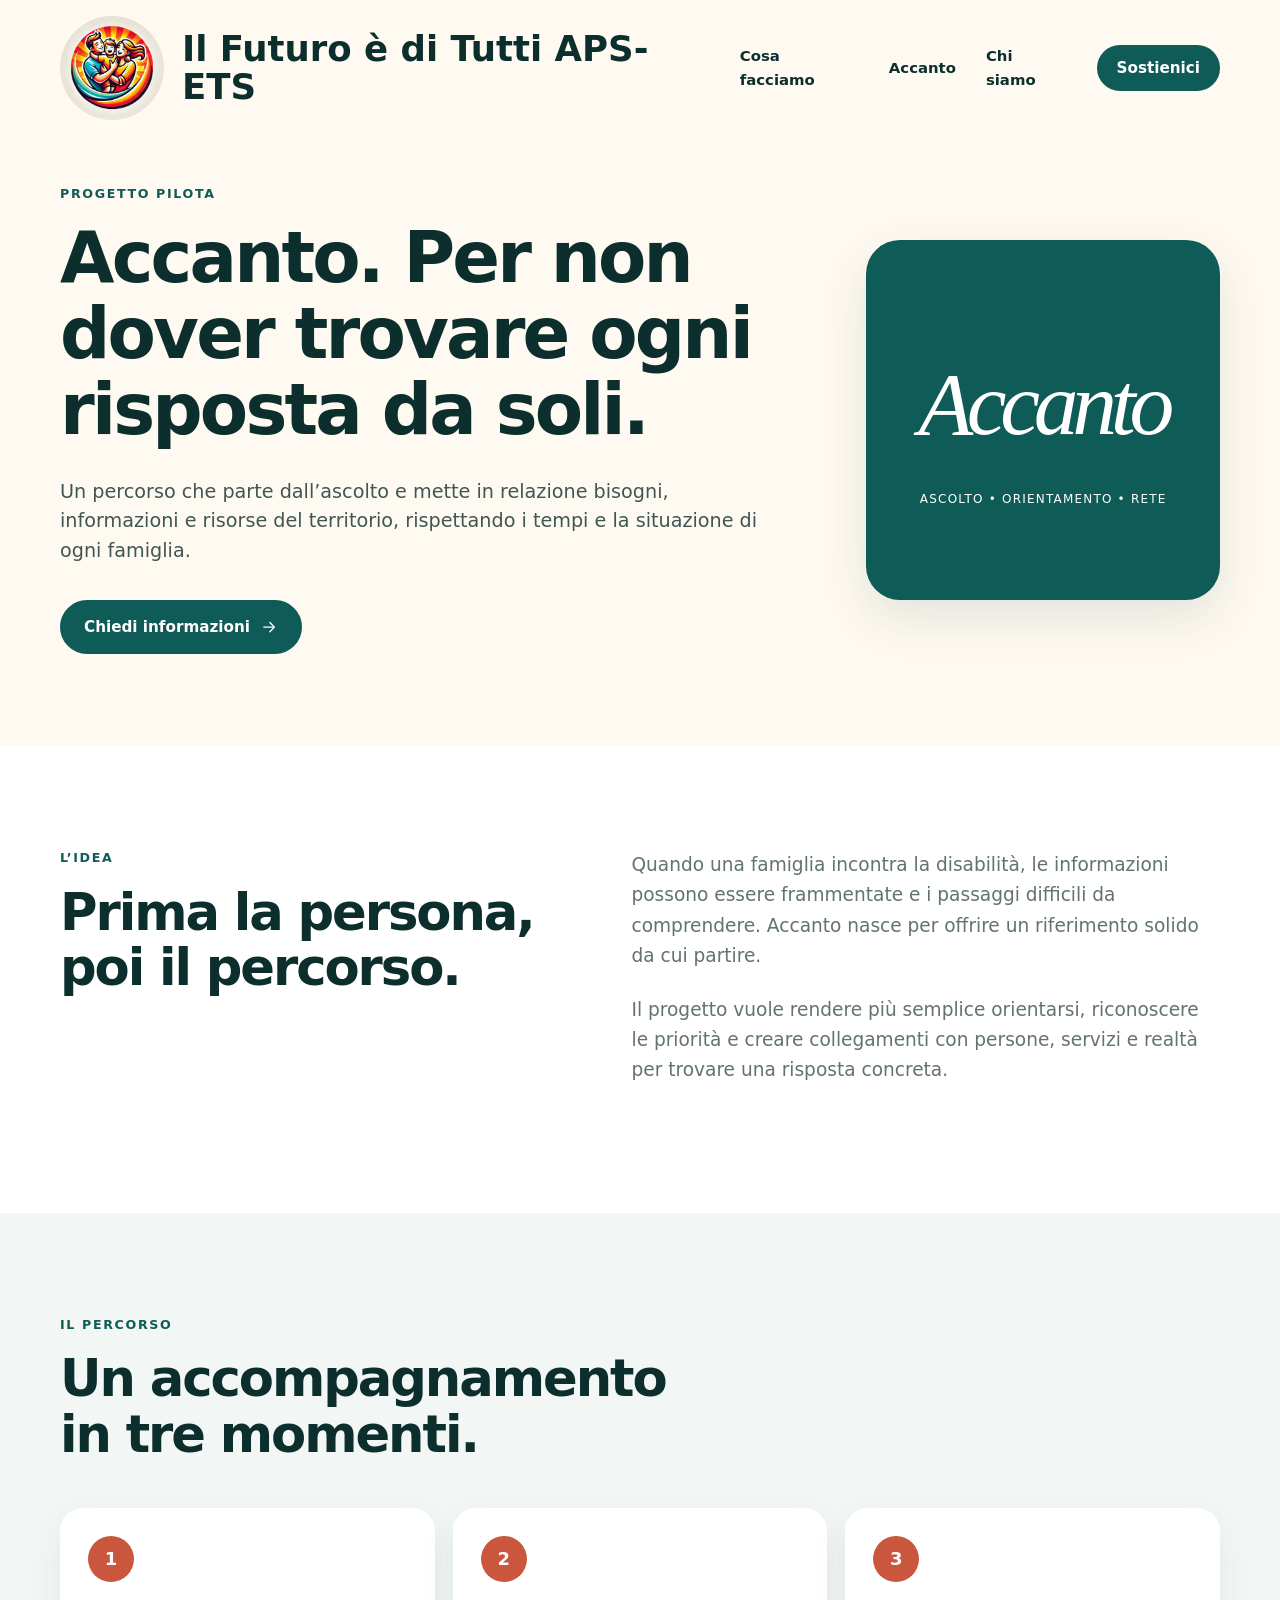
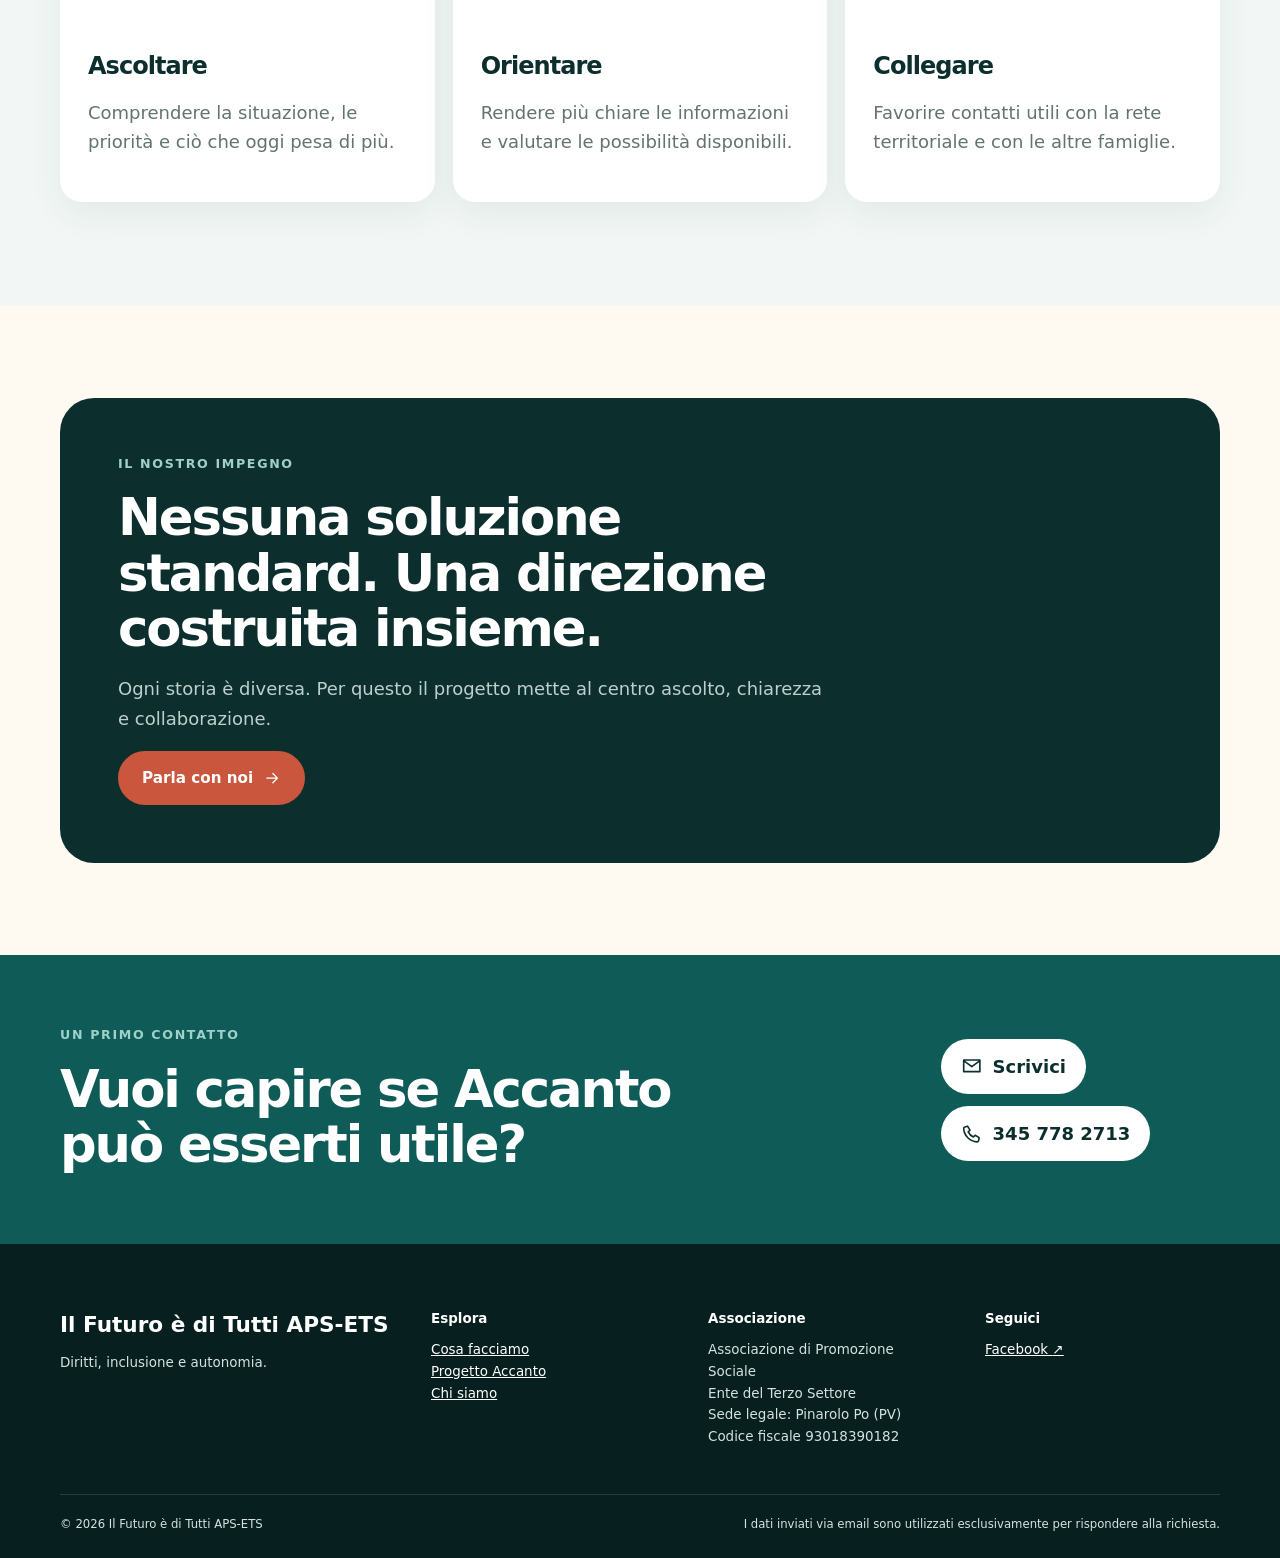
<file: accanto/index.html>
<!DOCTYPE html><html lang="it"><head><meta charSet="utf-8"/><meta name="viewport" content="width=device-width, initial-scale=1"/><link rel="preload" href="/logo-il-futuro.jpg" as="image"/><link rel="stylesheet" href="/_next/static/chunks/1k6n_zkvp4ied.css" data-precedence="next"/><link rel="preload" as="script" fetchPriority="low" href="/_next/static/chunks/3l04zcqx63h3y.js"/><script src="/_next/static/chunks/23_-rp9lowus-.js" async=""></script><script src="/_next/static/chunks/1mh6a-0e61pyc.js" async=""></script><script src="/_next/static/chunks/turbopack-38b8v9h8osnhx.js" async=""></script><script src="/_next/static/chunks/3fntmmi971322.js" async=""></script><title>Progetto Accanto | Il Futuro è di Tutti APS-ETS</title><meta name="description" content="Accanto è il progetto di ascolto, orientamento e accompagnamento costruito a partire dai bisogni reali delle famiglie."/><meta property="og:title" content="Il Futuro è di Tutti APS-ETS"/><meta property="og:description" content="Nessuna persona e nessuna famiglia dovrebbe essere lasciata sola."/><meta property="og:locale" content="it_IT"/><meta property="og:image" content="https://www.ilfuturoeditutti.it/hero-community.jpg"/><meta property="og:image:width" content="1674"/><meta property="og:image:height" content="940"/><meta property="og:type" content="website"/><meta name="twitter:card" content="summary_large_image"/><meta name="twitter:title" content="Il Futuro è di Tutti APS-ETS"/><meta name="twitter:description" content="Nessuna persona e nessuna famiglia dovrebbe essere lasciata sola."/><meta name="twitter:image" content="https://www.ilfuturoeditutti.it/hero-community.jpg"/><meta name="twitter:image:width" content="1674"/><meta name="twitter:image:height" content="940"/><script src="/_next/static/chunks/0cz1d0mv5g_q7.js" noModule=""></script></head><body><div hidden=""><!--$--><!--/$--></div><main class="inner-page"><a class="skip-link" href="#contenuto">Vai al contenuto</a><header class="site-header inner-header"><div class="container header-inner"><a class="brand" href="/" aria-label="Il Futuro è di Tutti APS-ETS, home"><img class="brand-logo" src="/logo-il-futuro.jpg" alt="" aria-hidden="true"/><span class="brand-name">Il Futuro è di Tutti APS-ETS</span></a><nav class="desktop-nav" aria-label="Navigazione principale"><a href="/cosa-facciamo/">Cosa facciamo</a><a href="/accanto/">Accanto</a><a href="/chi-siamo/">Chi siamo</a><a class="button button-small" href="/sostienici/">Sostienici</a></nav><details class="mobile-menu"><summary aria-label="Apri il menu">Menu</summary><nav aria-label="Navigazione mobile"><a href="/">Home</a><a href="/cosa-facciamo/">Cosa facciamo</a><a href="/accanto/">Accanto</a><a href="/chi-siamo/">Chi siamo</a><a href="/sostienici/">Sostienici</a></nav></details></div></header><section class="page-hero project-page-hero" id="contenuto"><div class="container page-hero-grid"><div><p class="eyebrow dark">Progetto pilota</p><h1>Accanto. Per non dover trovare ogni risposta da soli.</h1><p class="page-lead">Un percorso che parte dall’ascolto e mette in relazione bisogni, informazioni e risorse del territorio, rispettando i tempi e la situazione di ogni famiglia.</p><a class="button" href="mailto:info@ilfuturoeditutti.it?subject=Vorrei%20conoscere%20il%20progetto%20Accanto">Chiedi informazioni <svg viewBox="0 0 24 24" aria-hidden="true"><path d="M5 12h14M13 6l6 6-6 6"></path></svg></a></div><div class="accanto-mark" aria-hidden="true"><span>Accanto</span><small>ascolto • orientamento • rete</small></div></div></section><section class="content-section"><div class="container story-grid"><div><p class="eyebrow dark">L’idea</p><h2>Prima la persona, poi il percorso.</h2></div><div class="prose-large"><p>Quando una famiglia incontra la disabilità, le informazioni possono essere frammentate e i passaggi difficili da comprendere. Accanto nasce per offrire un punto umano da cui partire.</p><p>Il progetto vuole rendere più semplice orientarsi, riconoscere le priorità e creare collegamenti con persone, servizi e realtà che possono contribuire a una risposta concreta.</p></div></div></section><section class="pale-content-section"><div class="container"><div class="section-heading compact-heading"><p class="eyebrow dark">Il percorso</p><h2>Un accompagnamento in tre momenti.</h2></div><div class="journey-grid"><article><span>1</span><h3>Ascoltare</h3><p>Comprendere la situazione, le priorità e ciò che oggi pesa di più.</p></article><article><span>2</span><h3>Orientare</h3><p>Rendere più chiare le informazioni e valutare le possibilità disponibili.</p></article><article><span>3</span><h3>Collegare</h3><p>Favorire contatti utili con la rete territoriale e con altre famiglie.</p></article></div></div></section><section class="promise-section"><div class="container promise-card"><p class="eyebrow light">Il nostro impegno</p><h2>Nessuna soluzione standard. Una direzione costruita insieme.</h2><p>Ogni storia è diversa. Per questo il progetto mette al centro ascolto, chiarezza e collaborazione.</p><a class="button button-coral" href="mailto:info@ilfuturoeditutti.it?subject=Vorrei%20parlare%20del%20progetto%20Accanto">Parla con noi <svg viewBox="0 0 24 24" aria-hidden="true"><path d="M5 12h14M13 6l6 6-6 6"></path></svg></a></div></section><section class="contact-band" aria-labelledby="contact-band-title"><div class="container contact-band-inner"><div><p class="eyebrow light">Un primo contatto</p><h2 id="contact-band-title">Vuoi capire se Accanto può esserti utile?</h2></div><div class="contact-band-actions"><a href="mailto:info@ilfuturoeditutti.it"><svg viewBox="0 0 24 24" aria-hidden="true"><path d="M3 5.5h18v13H3zM4 7l8 6 8-6"></path></svg> Scrivici</a><a href="tel:+393457782713"><svg viewBox="0 0 24 24" aria-hidden="true"><path d="M7.3 3.5 10 7.9 8 9.8c1.2 2.6 3.2 4.6 5.8 5.8l1.9-2 4.5 2.7-.7 3.4c-.2.8-.9 1.3-1.7 1.3C9.7 20.4 3.6 14.3 3 6.2c-.1-.8.5-1.5 1.3-1.7z"></path></svg> 345 778 2713</a></div></div></section><footer class="site-footer"><div class="container footer-top"><div class="footer-brand"><a class="footer-home" href="/">Il Futuro è di Tutti APS-ETS</a><p>Diritti, inclusione e autonomia.</p></div><div><strong>Esplora</strong><p><a href="/cosa-facciamo/">Cosa facciamo</a><br/><a href="/accanto/">Progetto Accanto</a><br/><a href="/chi-siamo/">Chi siamo</a></p></div><div><strong>Associazione</strong><p>Associazione di Promozione Sociale<br/>Ente del Terzo Settore<br/>Sede legale: Pinarolo Po (PV)<br/>Codice fiscale 93018390182</p></div><div><strong>Seguici</strong><p><a href="https://www.facebook.com/1216656081533587" target="_blank" rel="noreferrer">Facebook <span aria-hidden="true">↗</span></a></p></div></div><div class="container footer-bottom"><p>© 2026 Il Futuro è di Tutti APS-ETS</p><p>I dati inviati via email sono utilizzati esclusivamente per rispondere alla richiesta.</p></div></footer><a class="mobile-sticky" href="mailto:info@ilfuturoeditutti.it?subject=Vorrei%20conoscere%20il%20progetto%20Accanto">Parla con noi <svg viewBox="0 0 24 24" aria-hidden="true"><path d="M5 12h14M13 6l6 6-6 6"></path></svg></a></main><!--$--><!--/$--><script src="/_next/static/chunks/3l04zcqx63h3y.js" id="_R_" async=""></script><script>(self.__next_f=self.__next_f||[]).push([0])</script><script>self.__next_f.push([1,"1:\"$Sreact.fragment\"\n2:I[39756,[\"/_next/static/chunks/3fntmmi971322.js\"],\"default\"]\n3:I[37457,[\"/_next/static/chunks/3fntmmi971322.js\"],\"default\"]\nf:I[68027,[\"/_next/static/chunks/3fntmmi971322.js\"],\"default\",1]\n:HL[\"/_next/static/chunks/1k6n_zkvp4ied.css\",\"style\"]\n:HL[\"/logo-il-futuro.jpg\",\"image\"]\nd:X\n0:{\"P\":null,\"c\":[\"\",\"accanto\",\"\"],\"q\":\"\",\"i\":false,\"f\":[[[\"\",{\"children\":[\"accanto\",{\"children\":[\"__PAGE__\",{},\"$undefined\",\"$undefined\",4608]},\"$undefined\",\"$undefined\",4608]},\"$undefined\",\"$undefined\",4624],[[\"$\",\"$1\",\"c\",{\"children\":[[[\"$\",\"link\",\"0\",{\"rel\":\"stylesheet\",\"href\":\"/_next/static/chunks/1k6n_zkvp4ied.css\",\"precedence\":\"next\",\"crossOrigin\":\"$undefined\",\"nonce\":\"$undefined\"}],[\"$\",\"script\",\"script-0\",{\"src\":\"/_next/static/chunks/3fntmmi971322.js\",\"async\":true,\"nonce\":\"$undefined\"}]],[\"$\",\"html\",null,{\"lang\":\"it\",\"children\":[\"$\",\"body\",null,{\"children\":[\"$\",\"$L2\",null,{\"parallelRouterKey\":\"children\",\"error\":\"$undefined\",\"errorStyles\":\"$undefined\",\"errorScripts\":\"$undefined\",\"template\":[\"$\",\"$L3\",null,{}],\"templateStyles\":\"$undefined\",\"templateScripts\":\"$undefined\",\"notFound\":[[[\"$\",\"title\",null,{\"children\":\"404: This page could not be found.\"}],[\"$\",\"div\",null,{\"style\":{\"fontFamily\":\"system-ui,\\\"Segoe UI\\\",Roboto,Helvetica,Arial,sans-serif,\\\"Apple Color Emoji\\\",\\\"Segoe UI Emoji\\\"\",\"height\":\"100vh\",\"textAlign\":\"center\",\"display\":\"flex\",\"flexDirection\":\"column\",\"alignItems\":\"center\",\"justifyContent\":\"center\"},\"children\":[\"$\",\"div\",null,{\"children\":[[\"$\",\"style\",null,{\"dangerouslySetInnerHTML\":{\"__html\":\"body{color:#000;background:#fff;margin:0}.next-error-h1{border-right:1px solid rgba(0,0,0,.3)}@media (prefers-color-scheme:dark){body{color:#fff;background:#000}.next-error-h1{border-right:1px solid rgba(255,255,255,.3)}}\"}}],[\"$\",\"h1\",null,{\"className\":\"next-error-h1\",\"style\":{\"display\":\"inline-block\",\"margin\":\"0 20px 0 0\",\"padding\":\"0 23px 0 0\",\"fontSize\":24,\"fontWeight\":500,\"verticalAlign\":\"top\",\"lineHeight\":\"49px\"},\"children\":404}],[\"$\",\"div\",null,{\"style\":{\"display\":\"inline-block\"},\"children\":[\"$\",\"h2\",null,{\"style\":{\"fontSize\":14,\"fontWeight\":400,\"lineHeight\":\"49px\",\"margin\":0},\"children\":\"This page could not be found.\"}]}]]}]}]],[]],\"forbidden\":\"$undefined\",\"unauthorized\":\"$undefined\"}]}]}]]}],{\"children\":[[\"$\",\"$1\",\"c\",{\"children\":[null,[\"$\",\"$L2\",null,{\"parallelRouterKey\":\"children\",\"error\":\"$undefined\",\"errorStyles\":\"$undefined\",\"errorScripts\":\"$undefined\",\"template\":[\"$\",\"$L3\",null,{}],\"templateStyles\":\"$undefined\",\"templateScripts\":\"$undefined\",\"notFound\":\"$undefined\",\"forbidden\":\"$undefined\",\"unauthorized\":\"$undefined\"}]]}],{\"children\":[[\"$\",\"$1\",\"c\",{\"children\":[[\"$\",\"main\",null,{\"className\":\"inner-page\",\"children\":[[\"$\",\"a\",null,{\"className\":\"skip-link\",\"href\":\"#contenuto\",\"children\":\"Vai al contenuto\"}],[\"$\",\"header\",null,{\"className\":\"site-header inner-header\",\"children\":[\"$\",\"div\",null,{\"className\":\"container header-inner\",\"children\":[[\"$\",\"a\",null,{\"className\":\"brand\",\"href\":\"/\",\"aria-label\":\"Il Futuro è di Tutti APS-ETS, home\",\"children\":[[\"$\",\"img\",null,{\"className\":\"brand-logo\",\"src\":\"/logo-il-futuro.jpg\",\"alt\":\"\",\"aria-hidden\":\"true\"}],[\"$\",\"span\",null,{\"className\":\"brand-name\",\"children\":\"Il Futuro è di Tutti APS-ETS\"}]]}],[\"$\",\"nav\",null,{\"className\":\"desktop-nav\",\"aria-label\":\"Navigazione principale\",\"children\":[[\"$\",\"a\",null,{\"href\":\"/cosa-facciamo/\",\"children\":\"Cosa facciamo\"}],[\"$\",\"a\",null,{\"href\":\"/accanto/\",\"children\":\"Accanto\"}],[\"$\",\"a\",null,{\"href\":\"/chi-siamo/\",\"children\":\"Chi siamo\"}],[\"$\",\"a\",null,{\"className\":\"button button-small\",\"href\":\"/sostienici/\",\"children\":\"Sostienici\"}]]}],[\"$\",\"details\",null,{\"className\":\"mobile-menu\",\"children\":[[\"$\",\"summary\",null,{\"aria-label\":\"Apri il menu\",\"children\":\"Menu\"}],[\"$\",\"nav\",null,{\"aria-label\":\"Navigazione mobile\",\"children\":[[\"$\",\"a\",null,{\"href\":\"/\",\"children\":\"Home\"}],[\"$\",\"a\",null,{\"href\":\"/cosa-facciamo/\",\"children\":\"Cosa facciamo\"}],[\"$\",\"a\",null,{\"href\":\"/accanto/\",\"children\":\"Accanto\"}],[\"$\",\"a\",null,{\"href\":\"/chi-siamo/\",\"children\":\"Chi siamo\"}],[\"$\",\"a\",null,{\"href\":\"/sostienici/\",\"children\":\"Sostienici\"}]]}]]}]]}]}],[\"$\",\"section\",null,{\"className\":\"page-hero project-page-hero\",\"id\":\"contenuto\",\"children\":[\"$\",\"div\",null,{\"className\":\"container page-hero-grid\",\"children\":[[\"$\",\"div\",null,{\"children\":[[\"$\",\"p\",null,{\"className\":\"eyebrow dark\",\"children\":\"Progetto pilota\"}],[\"$\",\"h1\",null,{\"children\":\"Accanto. Per non dover trovare ogni risposta da soli.\"}],[\"$\",\"p\",null,{\"className\":\"page-lead\",\"children\":\"Un percorso che parte dall’ascolto e mette in relazione bisogni, informazioni e risorse del territorio, rispettando i tempi e la situazione di ogni famiglia.\"}],[\"$\",\"a\",null,{\"className\":\"button\",\"href\":\"mailto:info@ilfuturoeditutti.it?subject=Vorrei%20conoscere%20il%20progetto%20Accanto\",\"children\":[\"Chiedi informazioni \",[\"$\",\"svg\",null,{\"viewBox\":\"0 0 24 24\",\"aria-hidden\":\"true\",\"children\":\"$L4\"}]]}]]}],\"$L5\"]}]}],\"$L6\",\"$L7\",\"$L8\",\"$L9\",\"$La\",\"$Lb\"]}],null,\"$Lc\"]}],{},null,false,null]},null,false,\"$d\"]},null,false,null],\"$Le\",false]],\"m\":\"$undefined\",\"G\":[\"$f\",[\"$L10\"]],\"S\":true,\"h\":null,\"r\":\"$undefined\",\"s\":\"$undefined\",\"a\":\"$undefined\",\"l\":\"$undefined\",\"p\":\"$undefined\",\"d\":\"$undefined\",\"b\":\"uuFWZFNwGywKc1lv4XoxF\"}\n11:I[97367,[\"/_next/static/chunks/3fntmmi971322.js\"],\"OutletBoundary\"]\n12:\"$Sreact.suspense\"\n14:I[97367,[\"/_next/static/chunks/3fntmmi971322.js\"],\"ViewportBoundary\"]\n16:I[97367,[\"/_next/static/chunks/3fntmmi971322.js\"],\"MetadataBoundary\"]\n4:[\"$\",\"path\",null,{\"d\":\"M5 12h14M13 6l6 6-6 6\"}]\n5:[\"$\",\"div\",null,{\"className\":\"accanto-mark\",\"aria-hidden\":\"true\",\"children\":[[\"$\",\"span\",null,{\"children\":\"Accanto\"}],[\"$\",\"small\",null,{\"children\":\"ascolto • orientamento • rete\"}]]}]\n6:[\"$\",\"section\",null,{\"className\":\"content-section\",\"children\":[\"$\",\"div\",null,{\"className\":\"container story-grid\",\"children\":[[\"$\",\"div\",null,{\"children\":[[\"$\",\"p\",null,{\"className\":\"eyebrow dark\",\"children\":\"L’idea\"}],[\"$\",\"h2\",null,{\"children\":\"Prima la persona, poi il percorso.\"}]]}],[\"$\",\"div\",null,{\"className\":\"prose-large\",\"children\":[[\"$\",\"p\",null,{\"children\":\"Quando una famiglia incontra la disabilità, le informazioni possono essere frammentate e i passaggi difficili da comprendere. Accanto nasce per offrire un punto umano da cui partire.\"}],[\"$\",\"p\",null,{\"children\":\"Il progetto vuole rendere più semplice orientarsi, riconoscere le priorità e creare collegamenti con persone, servizi e realtà che possono contribuire a una risposta concreta.\"}]]}]]}]}]\n7:[\"$\",\"section\",null,{\"className\":\"pale-content-section\",\"children\":[\"$\",\"div\",null,{\"className\":\"container\",\"children\":[[\"$\",\"div\",null,{\"className\":\"section-heading compact-heading\",\"children\":[[\"$\",\"p\",null,{\"className\":\"eyebrow dark\",\"children\":\"Il percorso\"}],[\"$\",\"h2\",null,{\"children\":\"Un accompagnamento in tre momenti.\"}]]}],[\"$\",\"div\",null,{\"className\":\"journey-grid\",\"children\":[[\"$\",\"article\",null,{\"children\":[[\"$\",\"span\",null,{\"children\":\"1\"}],[\"$\",\"h3\",null,{\"children\":\"Ascoltare\"}],[\"$\",\"p\",null,{\"children\":\"Comprendere la situazione, le priorità e ciò che oggi pesa di più.\"}]]}],[\"$\",\"article\",null,{\"children\":[[\"$\",\"span\",null,{\"children\":\"2\"}],[\"$\",\"h3\",null,{\"children\":\"Orientare\"}],[\"$\",\"p\",null,{\"children\":\"Rendere più chiare le informazioni e valutare le possibilità disponibili.\"}]]}],[\"$\",\"article\",null,{\"children\":[[\"$\",\"span\",null,{\"children\":\"3\"}],[\"$\",\"h3\",null,{\"children\":\"Collegare\"}],[\"$\",\"p\",null,{\"children\":\"Favorire contatti utili con la rete territoriale e con altre famiglie.\"}]]}]]}]]}]}]\n8:[\"$\",\"section\",null,{\"className\":\"promise-section\",\"children\":[\"$\",\"div\",null,{\"className\":\"container promise-card\",\"children\":[[\"$\",\"p\",null,{\"className\":\"eyebrow light\",\"children\":\"Il nostro impegno\"}],[\"$\",\"h2\",null,{\"children\":\"Nessuna soluzione standard. Una direzione costruita insieme.\"}],[\"$\",\"p\",null,{\"children\":\"Ogni storia è diversa. Per questo il progetto mette al centro ascolto, chiarezza e collaborazione.\"}],[\"$\",\"a\",null,{\"className\":\"button button-coral\",\"href\":\"mailto:info@ilfuturoeditutti.it?subject=Vorrei%20parlare%20del%20progetto%20Accanto\",\"children\":[\"Parla con noi \",[\"$\",\"svg\",null,{\"viewBox\":\"0 0 24 24\",\"aria-hidden\":\"true\",\"children\":[\"$\",\"path\",null,{\"d\":\"M5 12h14M13 6l6 6-6 6\"}]}]]}]]}]}]\n9:[\"$\",\"section\",null,{\"className\":\"contact-band\",\"aria-labelledby\":\"contact-band-title\",\"children\":[\"$\",\"div\",null,{\"className\":\"container contact-band-inner\",\"children\":[[\"$\",\"div\",null,{\"children\":[[\"$\",\"p\",null,{\"className\":\"eyebrow light\",\"children\":\"Un primo contatto\"}],[\"$\",\"h2\",null,{\"id\":\"contact-band-title\",\"children\":\"Vuoi capire se Accanto può esserti utile?\"}]]}],[\"$\",\"div\",null,{\"className\":\"contact-band-actions\",\"children\":[[\"$\",\"a\",null,{\"href\":\"mailto:info@ilfuturoeditutti.it\",\"children\":[[\"$\",\"svg\",null,{\"viewBox\":\"0 0 24 24\",\"aria-hidden\":\"true\",\"children\":[\"$\",\"path\",null,{\"d\":\"M3 5.5h18v13H3zM4 7l8 6 8-6\"}]}],\" Scrivici\"]}],[\"$\",\"a\",null,{\"href\":\"tel:+393457782713\",\"children\":[[\"$\",\"svg\",null,{\"viewBox\":\"0 0 24 24\",\"aria-hidden\":\"true\",\"children\":[\"$\",\"path\",null,{\"d\":\"M7.3 3.5 10 7.9 8 9.8c1.2 2.6 3.2 4.6 5.8 5.8l1.9-2 4.5 2.7-.7 3.4c-.2.8-.9 1.3-1.7 1.3C9.7 20.4 3.6 14.3 3 6.2c-.1-.8.5-1.5 1.3-1.7z\"}]}],\" 345 778 2713\"]}]]}]]}]}]\na:[\"$\",\"footer\",null,{\"className\":\"site-footer\",\"children\":[[\"$\",\"div\",null,{\"className\":\"container footer-top\",\"children\":[[\"$\",\"div\",null,{\"className\":\"footer-brand\",\"children\":[[\"$\",\"a\",null,{\"className\":\"footer-home\",\"href\":\"/\",\"children\":\"Il Futuro è di Tutti APS-ETS\"}],[\"$\",\"p\",null,{\"children\":\"Diritti, inclusione e autonomia.\"}]]}],[\"$\",\"div\",null,{\"children\":[[\"$\",\"strong\",null,{\"children\":\"Esplora\"}],[\"$\",\"p\",null,{\"children\":[[\"$\",\"a\",null,{\"href\":\"/cosa-facciamo/\",\"children\":\"Cosa facciamo\"}],[\"$\",\"br\",null,{}],[\"$\",\"a\",null,{\"href\":\"/accanto/\",\"children\":\"Progetto Accanto\"}],[\"$\",\"br\",null,{}],[\"$\",\"a\",null,{\"href\":\"/chi-siamo/\",\"children\":\"Chi siamo\"}]]}]]}],[\"$\",\"div\",null,{\"children\":[[\"$\",\"strong\",null,{\"children\":\"Associazione\"}],[\"$\",\"p\",null,{\"children\":[\"Sede legale: Pinarolo Po (PV)\",[\"$\",\"br\",null,{}],\"Codice fiscale 93018390182\"]}]]}],[\"$\",\"div\",null,{\"children\":[[\"$\",\"strong\",null,{\"children\":\"Seguici\"}],[\"$\",\"p\",null,{\"children\":[\"$\",\"a\",null,{\"href\":\"https://www.facebook.com/1216656081533587\",\"target\":\"_blank\",\"rel\":\"noreferrer\",\"children\":[\"Facebook \",[\"$\",\"span\",null,{\"aria-hidden\":\"true\",\"children\":\"↗\"}]]}]}]]}]]}],[\"$\",\"div\",null,{\"className\":\"container footer-bottom\",\"children\":[[\"$\",\"p\",null,{\"children\":\"© 2026 Il Futuro è di Tutti APS-ETS\"}],[\"$\",\"p\",null,{\"children\":\"I dati inviati via email sono utilizzati esclusivamente per rispondere alla richiesta.\"}]]}]]}]\nb:[\"$\",\"a\",null,{\"className\":\"mobile-sticky\",\"href\":\"mailto:info@ilfuturoeditutti.it?subject=Vorrei%20conoscere%20il%20progetto%20Accanto\",\"children\":[\"Parla con noi \",[\"$\",\"svg\",null,{\"viewBox\":\"0 0 24 24\",\"aria-hidden\":\"true\",\"children\":[\"$\",\"path\",null,{\"d\":\"M5 12h14M13 6l6 6-6 6\"}]}]]}]\nc:[\"$\",\"$L11\",null,{\"children\":[\"$\",\"$12\",null,{\"name\":\"Next.MetadataOutlet\",\"children\":\"$@13\"}]}]\ne:[\"$\",\"$1\",\"h\",{\"children\":[null,[\"$\",\"$L14\",null,{\"children\":\"$L15\"}],[\"$\",\"div\",null,{\"hidden\":true,\"children\":[\"$\",\"$L16\",null,{\"children\":[\"$\",\"$12\",null,{\"name\":\"Next.Metadata\",\"children\":\"$L17\"}]}]}],null]}]\n10:[\"$\",\"link\",\"0\",{\"rel\":\"stylesheet\",\"href\":\"/_next/static/chunks/1k6n_zkvp4ied.css\",\"precedence\":\"next\",\"crossOrigin\":\"$undefined\",\"nonce\":\"$undefined\"}]\nd:C\n15:[[\"$\",\"meta\",\"0\",{\"charSet\":\"utf-8\"}],[\"$\",\"meta\",\"1\",{\"name\":\"viewport\",\"content\":\"width=device-width, initial-scale=1\"}]]\n13:null\n17:[[\"$\",\"title\",\"0\",{\"children\":\"Progetto Accanto | Il Futuro è di Tutti APS-ETS\"}],[\"$\",\"meta\",\"1\",{\"name\":\"description\",\"content\":\"Accanto è il progetto di ascolto, orientamento e accompagnamento costruito a partire dai bisogni reali delle famiglie.\"}],[\"$\",\"meta\",\"2\",{\"property\":\"og:title\",\"content\":\"Il Futuro è di Tutti APS-ETS\"}],[\"$\",\"meta\",\"3\",{\"property\":\"og:description\",\"content\":\"Nessuna persona e nessuna famiglia dovrebbe essere lasciata sola.\"}],[\"$\",\"meta\",\"4\",{\"property\":\"og:locale\",\"content\":\"it_IT\"}],[\"$\",\"meta\",\"5\",{\"property\":\"og:image\",\"content\":\"https://www.ilfuturoeditutti.it/hero-community.jpg\"}],[\"$\",\"meta\",\"6\",{\"property\":\"og:image:width\",\"content\":\"1674\"}],[\"$\",\"meta\",\"7\",{\"property\":\"og:image:height\",\"content\":\"940\"}],[\"$\",\"meta\",\"8\",{\"property\":\"og:type\",\"content\":\"website\"}],[\"$\",\"meta\",\"9\",{\"name\":\"twitter:card\",\"content\":\"summary_large_image\"}],[\"$\",\"meta\",\"10\",{\"name\":\"twitter:title\",\"content\":\"Il Futuro è di Tutti APS-ETS\"}],[\"$\",\"meta\",\"11\",{\"name\":\"twitter:description\",\"content\":\"Nessuna persona e nessuna famiglia dovrebbe essere lasciata sola.\"}],[\"$\",\"meta\",\"12\",{\"name\":\"twitter:image\",\"content\":\"https://www.ilfuturoeditutti.it/hero-community.jpg\"}],[\"$\",\"meta\",\"13\",{\"name\":\"twitter:image:width\",\"content\":\"1674\"}],[\"$\",\"meta\",\"14\",{\"name\":\"twitter:image:height\",\"content\":\"940\"}]]\n"])</script><script id="editable-content-loader">window.addEventListener("load",function(){fetch("/contenuti/accanto.html",{cache:"no-cache"}).then(function(response){if(!response.ok)throw new Error("HTTP "+response.status);return response.text();}).then(function(html){var template=document.createElement("template");template.innerHTML=html.trim();var updated=template.content.querySelector("main");var current=document.querySelector("main");if(updated&&current)current.replaceWith(updated);}).catch(function(error){console.error("Impossibile caricare /contenuti/accanto.html; viene mantenuto il contenuto incorporato.",error);});});</script></body></html>
</file>
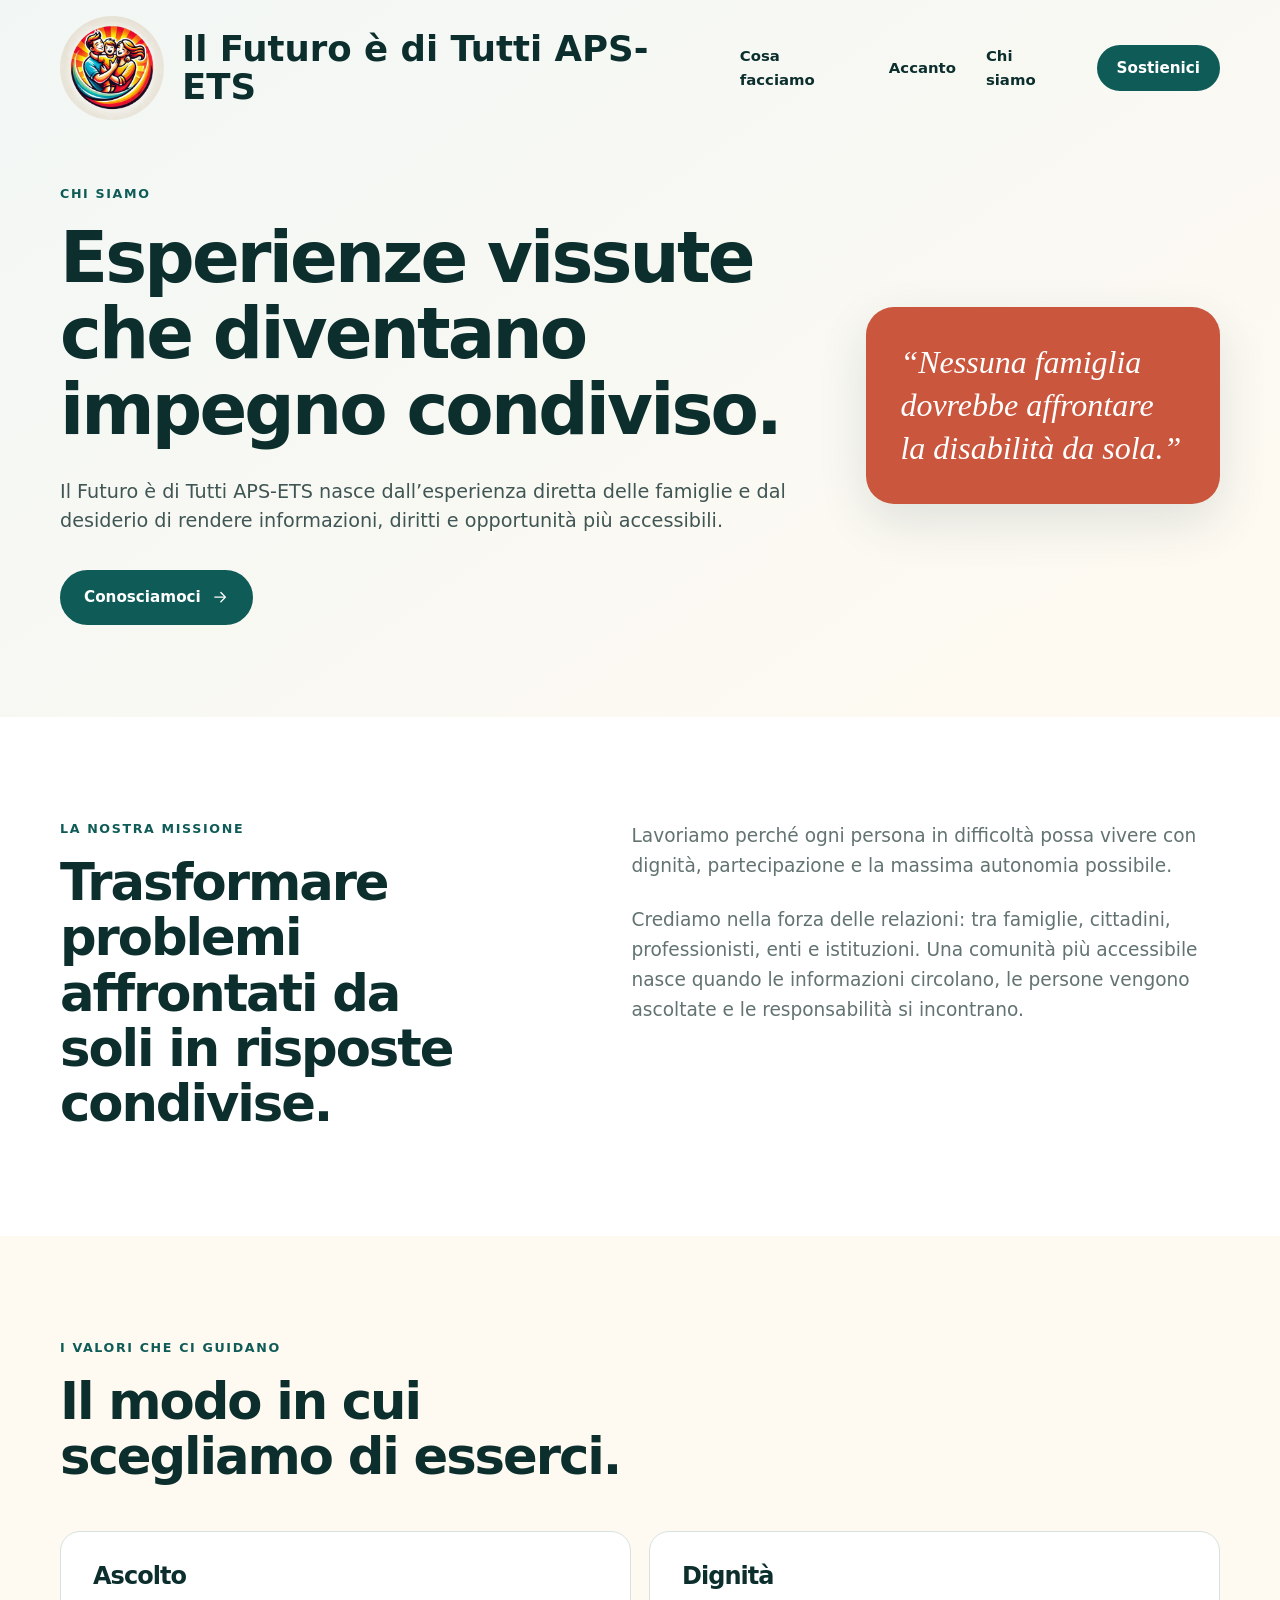
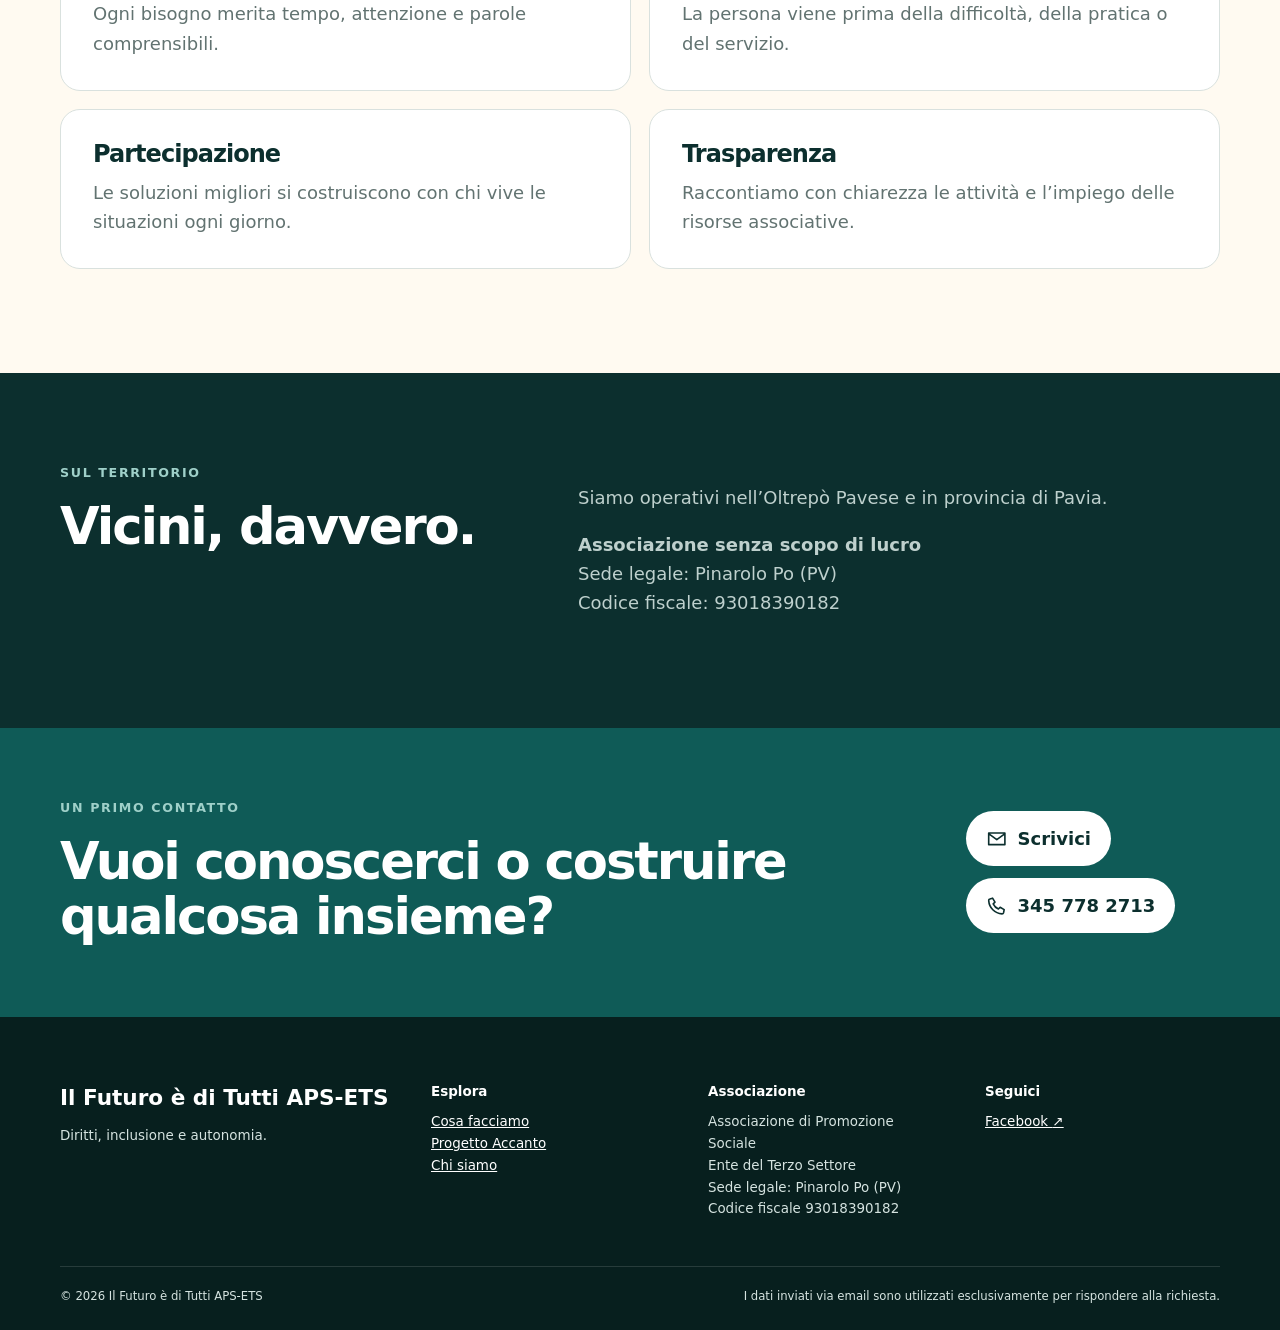
<file: chi-siamo/index.html>
<!DOCTYPE html><html lang="it"><head><meta charSet="utf-8"/><meta name="viewport" content="width=device-width, initial-scale=1"/><link rel="preload" href="/logo-il-futuro.jpg" as="image"/><link rel="stylesheet" href="/_next/static/chunks/1k6n_zkvp4ied.css" data-precedence="next"/><link rel="preload" as="script" fetchPriority="low" href="/_next/static/chunks/3l04zcqx63h3y.js"/><script src="/_next/static/chunks/23_-rp9lowus-.js" async=""></script><script src="/_next/static/chunks/1mh6a-0e61pyc.js" async=""></script><script src="/_next/static/chunks/turbopack-38b8v9h8osnhx.js" async=""></script><script src="/_next/static/chunks/3fntmmi971322.js" async=""></script><title>Chi siamo | Il Futuro è di Tutti APS-ETS</title><meta name="description" content="Conosci Il Futuro è di Tutti APS-ETS, associazione senza scopo di lucro nata dall’esperienza diretta delle famiglie."/><meta property="og:title" content="Il Futuro è di Tutti APS-ETS"/><meta property="og:description" content="Nessuna persona e nessuna famiglia dovrebbe essere lasciata sola."/><meta property="og:locale" content="it_IT"/><meta property="og:image" content="https://www.ilfuturoeditutti.it/hero-community.jpg"/><meta property="og:image:width" content="1674"/><meta property="og:image:height" content="940"/><meta property="og:type" content="website"/><meta name="twitter:card" content="summary_large_image"/><meta name="twitter:title" content="Il Futuro è di Tutti APS-ETS"/><meta name="twitter:description" content="Nessuna persona e nessuna famiglia dovrebbe essere lasciata sola."/><meta name="twitter:image" content="https://www.ilfuturoeditutti.it/hero-community.jpg"/><meta name="twitter:image:width" content="1674"/><meta name="twitter:image:height" content="940"/><script src="/_next/static/chunks/0cz1d0mv5g_q7.js" noModule=""></script></head><body><div hidden=""><!--$--><!--/$--></div><main class="inner-page"><a class="skip-link" href="#contenuto">Vai al contenuto</a><header class="site-header inner-header"><div class="container header-inner"><a class="brand" href="/" aria-label="Il Futuro è di Tutti APS-ETS, home"><img class="brand-logo" src="/logo-il-futuro.jpg" alt="" aria-hidden="true"/><span class="brand-name">Il Futuro è di Tutti APS-ETS</span></a><nav class="desktop-nav" aria-label="Navigazione principale"><a href="/cosa-facciamo/">Cosa facciamo</a><a href="/accanto/">Accanto</a><a href="/chi-siamo/">Chi siamo</a><a class="button button-small" href="/sostienici/">Sostienici</a></nav><details class="mobile-menu"><summary aria-label="Apri il menu">Menu</summary><nav aria-label="Navigazione mobile"><a href="/">Home</a><a href="/cosa-facciamo/">Cosa facciamo</a><a href="/accanto/">Accanto</a><a href="/chi-siamo/">Chi siamo</a><a href="/sostienici/">Sostienici</a></nav></details></div></header><section class="page-hero about-page-hero" id="contenuto"><div class="container page-hero-grid"><div><p class="eyebrow dark">Chi siamo</p><h1>Esperienze vissute che diventano impegno condiviso.</h1><p class="page-lead">Il Futuro è di Tutti APS-ETS nasce dall’esperienza diretta delle famiglie e dal desiderio di rendere informazioni, diritti e opportunità più accessibili.</p><a class="button" href="mailto:info@ilfuturoeditutti.it?subject=Vorrei%20conoscere%20l%27associazione">Conosciamoci <svg viewBox="0 0 24 24" aria-hidden="true"><path d="M5 12h14M13 6l6 6-6 6"></path></svg></a></div><aside class="hero-quote"><p>“Nessuna famiglia dovrebbe affrontare la disabilità da sola.”</p></aside></div></section><section class="content-section"><div class="container story-grid"><div><p class="eyebrow dark">La nostra missione</p><h2>Trasformare problemi affrontati da soli in risposte condivise.</h2></div><div class="prose-large"><p>Lavoriamo perché ogni persona in difficoltà possa vivere con dignità, partecipazione e la massima autonomia possibile.</p><p>Crediamo nella forza delle relazioni: tra famiglie, cittadini, professionisti, enti e istituzioni. Una comunità più accessibile nasce quando le informazioni circolano, le persone vengono ascoltate e le responsabilità si incontrano.</p></div></div></section><section class="values-section"><div class="container"><div class="section-heading compact-heading"><p class="eyebrow dark">I valori che ci guidano</p><h2>Il modo in cui scegliamo di esserci.</h2></div><div class="values-grid"><article><h3>Ascolto</h3><p>Ogni bisogno merita tempo, attenzione e parole comprensibili.</p></article><article><h3>Dignità</h3><p>La persona viene prima della difficoltà, della pratica o del servizio.</p></article><article><h3>Partecipazione</h3><p>Le soluzioni migliori si costruiscono con chi vive le situazioni ogni giorno.</p></article><article><h3>Trasparenza</h3><p>Raccontiamo con chiarezza le attività e l’impiego delle risorse associative.</p></article></div></div></section><section class="identity-section"><div class="container identity-grid"><div><p class="eyebrow light">Sul territorio</p><h2>Vicini, davvero.</h2></div><div><p>Siamo operativi nell’Oltrepò Pavese e in provincia di Pavia.</p><p><strong>Associazione senza scopo di lucro</strong><br/>Sede legale: Pinarolo Po (PV)<br/>Codice fiscale: 93018390182</p></div></div></section><section class="contact-band" aria-labelledby="contact-band-title"><div class="container contact-band-inner"><div><p class="eyebrow light">Un primo contatto</p><h2 id="contact-band-title">Vuoi conoscerci o costruire qualcosa insieme?</h2></div><div class="contact-band-actions"><a href="mailto:info@ilfuturoeditutti.it"><svg viewBox="0 0 24 24" aria-hidden="true"><path d="M3 5.5h18v13H3zM4 7l8 6 8-6"></path></svg> Scrivici</a><a href="tel:+393457782713"><svg viewBox="0 0 24 24" aria-hidden="true"><path d="M7.3 3.5 10 7.9 8 9.8c1.2 2.6 3.2 4.6 5.8 5.8l1.9-2 4.5 2.7-.7 3.4c-.2.8-.9 1.3-1.7 1.3C9.7 20.4 3.6 14.3 3 6.2c-.1-.8.5-1.5 1.3-1.7z"></path></svg> 345 778 2713</a></div></div></section><footer class="site-footer"><div class="container footer-top"><div class="footer-brand"><a class="footer-home" href="/">Il Futuro è di Tutti APS-ETS</a><p>Diritti, inclusione e autonomia.</p></div><div><strong>Esplora</strong><p><a href="/cosa-facciamo/">Cosa facciamo</a><br/><a href="/accanto/">Progetto Accanto</a><br/><a href="/chi-siamo/">Chi siamo</a></p></div><div><strong>Associazione</strong><p>Associazione di Promozione Sociale<br/>Ente del Terzo Settore<br/>Sede legale: Pinarolo Po (PV)<br/>Codice fiscale 93018390182</p></div><div><strong>Seguici</strong><p><a href="https://www.facebook.com/1216656081533587" target="_blank" rel="noreferrer">Facebook <span aria-hidden="true">↗</span></a></p></div></div><div class="container footer-bottom"><p>© 2026 Il Futuro è di Tutti APS-ETS</p><p>I dati inviati via email sono utilizzati esclusivamente per rispondere alla richiesta.</p></div></footer><a class="mobile-sticky" href="mailto:info@ilfuturoeditutti.it?subject=Vorrei%20conoscere%20l%27associazione">Scrivici <svg viewBox="0 0 24 24" aria-hidden="true"><path d="M5 12h14M13 6l6 6-6 6"></path></svg></a></main><!--$--><!--/$--><script src="/_next/static/chunks/3l04zcqx63h3y.js" id="_R_" async=""></script><script>(self.__next_f=self.__next_f||[]).push([0])</script><script>self.__next_f.push([1,"1:\"$Sreact.fragment\"\n2:I[39756,[\"/_next/static/chunks/3fntmmi971322.js\"],\"default\"]\n3:I[37457,[\"/_next/static/chunks/3fntmmi971322.js\"],\"default\"]\nf:I[68027,[\"/_next/static/chunks/3fntmmi971322.js\"],\"default\",1]\n:HL[\"/_next/static/chunks/1k6n_zkvp4ied.css\",\"style\"]\n:HL[\"/logo-il-futuro.jpg\",\"image\"]\nd:X\n0:{\"P\":null,\"c\":[\"\",\"chi-siamo\",\"\"],\"q\":\"\",\"i\":false,\"f\":[[[\"\",{\"children\":[\"chi-siamo\",{\"children\":[\"__PAGE__\",{},\"$undefined\",\"$undefined\",4608]},\"$undefined\",\"$undefined\",4608]},\"$undefined\",\"$undefined\",4624],[[\"$\",\"$1\",\"c\",{\"children\":[[[\"$\",\"link\",\"0\",{\"rel\":\"stylesheet\",\"href\":\"/_next/static/chunks/1k6n_zkvp4ied.css\",\"precedence\":\"next\",\"crossOrigin\":\"$undefined\",\"nonce\":\"$undefined\"}],[\"$\",\"script\",\"script-0\",{\"src\":\"/_next/static/chunks/3fntmmi971322.js\",\"async\":true,\"nonce\":\"$undefined\"}]],[\"$\",\"html\",null,{\"lang\":\"it\",\"children\":[\"$\",\"body\",null,{\"children\":[\"$\",\"$L2\",null,{\"parallelRouterKey\":\"children\",\"error\":\"$undefined\",\"errorStyles\":\"$undefined\",\"errorScripts\":\"$undefined\",\"template\":[\"$\",\"$L3\",null,{}],\"templateStyles\":\"$undefined\",\"templateScripts\":\"$undefined\",\"notFound\":[[[\"$\",\"title\",null,{\"children\":\"404: This page could not be found.\"}],[\"$\",\"div\",null,{\"style\":{\"fontFamily\":\"system-ui,\\\"Segoe UI\\\",Roboto,Helvetica,Arial,sans-serif,\\\"Apple Color Emoji\\\",\\\"Segoe UI Emoji\\\"\",\"height\":\"100vh\",\"textAlign\":\"center\",\"display\":\"flex\",\"flexDirection\":\"column\",\"alignItems\":\"center\",\"justifyContent\":\"center\"},\"children\":[\"$\",\"div\",null,{\"children\":[[\"$\",\"style\",null,{\"dangerouslySetInnerHTML\":{\"__html\":\"body{color:#000;background:#fff;margin:0}.next-error-h1{border-right:1px solid rgba(0,0,0,.3)}@media (prefers-color-scheme:dark){body{color:#fff;background:#000}.next-error-h1{border-right:1px solid rgba(255,255,255,.3)}}\"}}],[\"$\",\"h1\",null,{\"className\":\"next-error-h1\",\"style\":{\"display\":\"inline-block\",\"margin\":\"0 20px 0 0\",\"padding\":\"0 23px 0 0\",\"fontSize\":24,\"fontWeight\":500,\"verticalAlign\":\"top\",\"lineHeight\":\"49px\"},\"children\":404}],[\"$\",\"div\",null,{\"style\":{\"display\":\"inline-block\"},\"children\":[\"$\",\"h2\",null,{\"style\":{\"fontSize\":14,\"fontWeight\":400,\"lineHeight\":\"49px\",\"margin\":0},\"children\":\"This page could not be found.\"}]}]]}]}]],[]],\"forbidden\":\"$undefined\",\"unauthorized\":\"$undefined\"}]}]}]]}],{\"children\":[[\"$\",\"$1\",\"c\",{\"children\":[null,[\"$\",\"$L2\",null,{\"parallelRouterKey\":\"children\",\"error\":\"$undefined\",\"errorStyles\":\"$undefined\",\"errorScripts\":\"$undefined\",\"template\":[\"$\",\"$L3\",null,{}],\"templateStyles\":\"$undefined\",\"templateScripts\":\"$undefined\",\"notFound\":\"$undefined\",\"forbidden\":\"$undefined\",\"unauthorized\":\"$undefined\"}]]}],{\"children\":[[\"$\",\"$1\",\"c\",{\"children\":[[\"$\",\"main\",null,{\"className\":\"inner-page\",\"children\":[[\"$\",\"a\",null,{\"className\":\"skip-link\",\"href\":\"#contenuto\",\"children\":\"Vai al contenuto\"}],[\"$\",\"header\",null,{\"className\":\"site-header inner-header\",\"children\":[\"$\",\"div\",null,{\"className\":\"container header-inner\",\"children\":[[\"$\",\"a\",null,{\"className\":\"brand\",\"href\":\"/\",\"aria-label\":\"Il Futuro è di Tutti APS-ETS, home\",\"children\":[[\"$\",\"img\",null,{\"className\":\"brand-logo\",\"src\":\"/logo-il-futuro.jpg\",\"alt\":\"\",\"aria-hidden\":\"true\"}],[\"$\",\"span\",null,{\"className\":\"brand-name\",\"children\":\"Il Futuro è di Tutti APS-ETS\"}]]}],[\"$\",\"nav\",null,{\"className\":\"desktop-nav\",\"aria-label\":\"Navigazione principale\",\"children\":[[\"$\",\"a\",null,{\"href\":\"/cosa-facciamo/\",\"children\":\"Cosa facciamo\"}],[\"$\",\"a\",null,{\"href\":\"/accanto/\",\"children\":\"Accanto\"}],[\"$\",\"a\",null,{\"href\":\"/chi-siamo/\",\"children\":\"Chi siamo\"}],[\"$\",\"a\",null,{\"className\":\"button button-small\",\"href\":\"/sostienici/\",\"children\":\"Sostienici\"}]]}],[\"$\",\"details\",null,{\"className\":\"mobile-menu\",\"children\":[[\"$\",\"summary\",null,{\"aria-label\":\"Apri il menu\",\"children\":\"Menu\"}],[\"$\",\"nav\",null,{\"aria-label\":\"Navigazione mobile\",\"children\":[[\"$\",\"a\",null,{\"href\":\"/\",\"children\":\"Home\"}],[\"$\",\"a\",null,{\"href\":\"/cosa-facciamo/\",\"children\":\"Cosa facciamo\"}],[\"$\",\"a\",null,{\"href\":\"/accanto/\",\"children\":\"Accanto\"}],[\"$\",\"a\",null,{\"href\":\"/chi-siamo/\",\"children\":\"Chi siamo\"}],[\"$\",\"a\",null,{\"href\":\"/sostienici/\",\"children\":\"Sostienici\"}]]}]]}]]}]}],[\"$\",\"section\",null,{\"className\":\"page-hero about-page-hero\",\"id\":\"contenuto\",\"children\":[\"$\",\"div\",null,{\"className\":\"container page-hero-grid\",\"children\":[[\"$\",\"div\",null,{\"children\":[[\"$\",\"p\",null,{\"className\":\"eyebrow dark\",\"children\":\"Chi siamo\"}],[\"$\",\"h1\",null,{\"children\":\"Esperienze vissute che diventano impegno condiviso.\"}],[\"$\",\"p\",null,{\"className\":\"page-lead\",\"children\":\"Il Futuro è di Tutti APS-ETS nasce dall’esperienza diretta delle famiglie e dal desiderio di rendere informazioni, diritti e opportunità più accessibili.\"}],[\"$\",\"a\",null,{\"className\":\"button\",\"href\":\"mailto:info@ilfuturoeditutti.it?subject=Vorrei%20conoscere%20l%27associazione\",\"children\":[\"Conosciamoci \",[\"$\",\"svg\",null,{\"viewBox\":\"0 0 24 24\",\"aria-hidden\":\"true\",\"children\":\"$L4\"}]]}]]}],\"$L5\"]}]}],\"$L6\",\"$L7\",\"$L8\",\"$L9\",\"$La\",\"$Lb\"]}],null,\"$Lc\"]}],{},null,false,null]},null,false,\"$d\"]},null,false,null],\"$Le\",false]],\"m\":\"$undefined\",\"G\":[\"$f\",[\"$L10\"]],\"S\":true,\"h\":null,\"r\":\"$undefined\",\"s\":\"$undefined\",\"a\":\"$undefined\",\"l\":\"$undefined\",\"p\":\"$undefined\",\"d\":\"$undefined\",\"b\":\"uuFWZFNwGywKc1lv4XoxF\"}\n11:I[97367,[\"/_next/static/chunks/3fntmmi971322.js\"],\"OutletBoundary\"]\n12:\"$Sreact.suspense\"\n14:I[97367,[\"/_next/static/chunks/3fntmmi971322.js\"],\"ViewportBoundary\"]\n16:I[97367,[\"/_next/static/chunks/3fntmmi971322.js\"],\"MetadataBoundary\"]\n4:[\"$\",\"path\",null,{\"d\":\"M5 12h14M13 6l6 6-6 6\"}]\n5:[\"$\",\"aside\",null,{\"className\":\"hero-quote\",\"children\":[\"$\",\"p\",null,{\"children\":\"“Nessuna famiglia dovrebbe affrontare la disabilità da sola.”\"}]}]\n6:[\"$\",\"section\",null,{\"className\":\"content-section\",\"children\":[\"$\",\"div\",null,{\"className\":\"container story-grid\",\"children\":[[\"$\",\"div\",null,{\"children\":[[\"$\",\"p\",null,{\"className\":\"eyebrow dark\",\"children\":\"La nostra missione\"}],[\"$\",\"h2\",null,{\"children\":\"Trasformare problemi affrontati da soli in risposte condivise.\"}]]}],[\"$\",\"div\",null,{\"className\":\"prose-large\",\"children\":[[\"$\",\"p\",null,{\"children\":\"Lavoriamo perché ogni persona in difficoltà possa vivere con dignità, partecipazione e la massima autonomia possibile.\"}],[\"$\",\"p\",null,{\"children\":\"Crediamo nella forza delle relazioni: tra famiglie, cittadini, professionisti, enti e istituzioni. Una comunità più accessibile nasce quando le informazioni circolano, le persone vengono ascoltate e le responsabilità si incontrano.\"}]]}]]}]}]\n7:[\"$\",\"section\",null,{\"className\":\"values-section\",\"children\":[\"$\",\"div\",null,{\"className\":\"container\",\"children\":[[\"$\",\"div\",null,{\"className\":\"section-heading compact-heading\",\"children\":[[\"$\",\"p\",null,{\"className\":\"eyebrow dark\",\"children\":\"I valori che ci guidano\"}],[\"$\",\"h2\",null,{\"children\":\"Il modo in cui scegliamo di esserci.\"}]]}],[\"$\",\"div\",null,{\"className\":\"values-grid\",\"children\":[[\"$\",\"article\",null,{\"children\":[[\"$\",\"h3\",null,{\"children\":\"Ascolto\"}],[\"$\",\"p\",null,{\"children\":\"Ogni bisogno merita tempo, attenzione e parole comprensibili.\"}]]}],[\"$\",\"article\",null,{\"children\":[[\"$\",\"h3\",null,{\"children\":\"Dignità\"}],[\"$\",\"p\",null,{\"children\":\"La persona viene prima della difficoltà, della pratica o del servizio.\"}]]}],[\"$\",\"article\",null,{\"children\":[[\"$\",\"h3\",null,{\"children\":\"Partecipazione\"}],[\"$\",\"p\",null,{\"children\":\"Le soluzioni migliori si costruiscono con chi vive le situazioni ogni giorno.\"}]]}],[\"$\",\"article\",null,{\"children\":[[\"$\",\"h3\",null,{\"children\":\"Trasparenza\"}],[\"$\",\"p\",null,{\"children\":\"Raccontiamo con chiarezza le attività e l’impiego delle risorse associative.\"}]]}]]}]]}]}]\n8:[\"$\",\"section\",null,{\"className\":\"identity-section\",\"children\":[\"$\",\"div\",null,{\"className\":\"container identity-grid\",\"children\":[[\"$\",\"div\",null,{\"children\":[[\"$\",\"p\",null,{\"className\":\"eyebrow light\",\"children\":\"Sul territorio\"}],[\"$\",\"h2\",null,{\"children\":\"Vicini, davvero.\"}]]}],[\"$\",\"div\",null,{\"children\":[[\"$\",\"p\",null,{\"children\":\"Siamo operativi nell’Oltrepò Pavese e in provincia di Pavia.\"}],[\"$\",\"p\",null,{\"children\":[[\"$\",\"strong\",null,{\"children\":\"Associazione senza scopo di lucro\"}],[\"$\",\"br\",null,{}],\"Sede legale: Pinarolo Po (PV)\",[\"$\",\"br\",null,{}],\"Codice fiscale: 93018390182\"]}]]}]]}]}]\n9:[\"$\",\"section\",null,{\"className\":\"contact-band\",\"aria-labelledby\":\"contact-band-title\",\"children\":[\"$\",\"div\",null,{\"className\":\"container contact-band-inner\",\"children\":[[\"$\",\"div\",null,{\"children\":[[\"$\",\"p\",null,{\"className\":\"eyebrow light\",\"children\":\"Un primo contatto\"}],[\"$\",\"h2\",null,{\"id\":\"contact-band-title\",\"children\":\"Vuoi conoscerci o costruire qualcosa insieme?\"}]]}],[\"$\",\"div\",null,{\"className\":\"contact-band-actions\",\"children\":[[\"$\",\"a\",null,{\"href\":\"mailto:info@ilfuturoeditutti.it\",\"children\":[[\"$\",\"svg\",null,{\"viewBox\":\"0 0 24 24\",\"aria-hidden\":\"true\",\"children\":[\"$\",\"path\",null,{\"d\":\"M3 5.5h18v13H3zM4 7l8 6 8-6\"}]}],\" Scrivici\"]}],[\"$\",\"a\",null,{\"href\":\"tel:+393457782713\",\"children\":[[\"$\",\"svg\",null,{\"viewBox\":\"0 0 24 24\",\"aria-hidden\":\"true\",\"children\":[\"$\",\"path\",null,{\"d\":\"M7.3 3.5 10 7.9 8 9.8c1.2 2.6 3.2 4.6 5.8 5.8l1.9-2 4.5 2.7-.7 3.4c-.2.8-.9 1.3-1.7 1.3C9.7 20.4 3.6 14.3 3 6.2c-.1-.8.5-1.5 1.3-1.7z\"}]}],\" 345 778 2713\"]}]]}]]}]}]\na:[\"$\",\"footer\",null,{\"className\":\"site-footer\",\"children\":[[\"$\",\"div\",null,{\"className\":\"container footer-top\",\"children\":[[\"$\",\"div\",null,{\"className\":\"footer-brand\",\"children\":[[\"$\",\"a\",null,{\"className\":\"footer-home\",\"href\":\"/\",\"children\":\"Il Futuro è di Tutti APS-ETS\"}],[\"$\",\"p\",null,{\"children\":\"Diritti, inclusione e autonomia.\"}]]}],[\"$\",\"div\",null,{\"children\":[[\"$\",\"strong\",null,{\"children\":\"Esplora\"}],[\"$\",\"p\",null,{\"children\":[[\"$\",\"a\",null,{\"href\":\"/cosa-facciamo/\",\"children\":\"Cosa facciamo\"}],[\"$\",\"br\",null,{}],[\"$\",\"a\",null,{\"href\":\"/accanto/\",\"children\":\"Progetto Accanto\"}],[\"$\",\"br\",null,{}],[\"$\",\"a\",null,{\"href\":\"/chi-siamo/\",\"children\":\"Chi siamo\"}]]}]]}],[\"$\",\"div\",null,{\"children\":[[\"$\",\"strong\",null,{\"children\":\"Associazione\"}],[\"$\",\"p\",null,{\"children\":[\"Sede legale: Pinarolo Po (PV)\",[\"$\",\"br\",null,{}],\"Codice fiscale 93018390182\"]}]]}],[\"$\",\"div\",null,{\"children\":[[\"$\",\"strong\",null,{\"children\":\"Seguici\"}],[\"$\",\"p\",null,{\"children\":[\"$\",\"a\",null,{\"href\":\"https://www.facebook.com/1216656081533587\",\"target\":\"_blank\",\"rel\":\"noreferrer\",\"children\":[\"Facebook \",[\"$\",\"span\",null,{\"aria-hidden\":\"true\",\"children\":\"↗\"}]]}]}]]}]]}],[\"$\",\"div\",null,{\"className\":\"container footer-bottom\",\"children\":[[\"$\",\"p\",null,{\"children\":\"© 2026 Il Futuro è di Tutti APS-ETS\"}],[\"$\",\"p\",null,{\"children\":\"I dati inviati via email sono utilizzati esclusivamente per rispondere alla richiesta.\"}]]}]]}]\nb:[\"$\",\"a\",null,{\"className\":\"mobile-sticky\",\"href\":\"mailto:info@ilfuturoeditutti.it?subject=Vorrei%20conoscere%20l%27associazione\",\"children\":[\"Scrivici \",[\"$\",\"svg\",null,{\"viewBox\":\"0 0 24 24\",\"aria-hidden\":\"true\",\"children\":[\"$\",\"path\",null,{\"d\":\"M5 12h14M13 6l6 6-6 6\"}]}]]}]\nc:[\"$\",\"$L11\",null,{\"children\":[\"$\",\"$12\",null,{\"name\":\"Next.MetadataOutlet\",\"children\":\"$@13\"}]}]\ne:[\"$\",\"$1\",\"h\",{\"children\":[null,[\"$\",\"$L14\",null,{\"children\":\"$L15\"}],[\"$\",\"div\",null,{\"hidden\":true,\"children\":[\"$\",\"$L16\",null,{\"children\":[\"$\",\"$12\",null,{\"name\":\"Next.Metadata\",\"children\":\"$L17\"}]}]}],null]}]\n10:[\"$\",\"link\",\"0\",{\"rel\":\"stylesheet\",\"href\":\"/_next/static/chunks/1k6n_zkvp4ied.css\",\"precedence\":\"next\",\"crossOrigin\":\"$undefined\",\"nonce\":\"$undefined\"}]\nd:C\n15:[[\"$\",\"meta\",\"0\",{\"charSet\":\"utf-8\"}],[\"$\",\"meta\",\"1\",{\"name\":\"viewport\",\"content\":\"width=device-width, initial-scale=1\"}]]\n13:null\n17:[[\"$\",\"title\",\"0\",{\"children\":\"Chi siamo | Il Futuro è di Tutti APS-ETS\"}],[\"$\",\"meta\",\"1\",{\"name\":\"description\",\"content\":\"Conosci Il Futuro è di Tutti APS-ETS, associazione senza scopo di lucro nata dall’esperienza diretta delle famiglie.\"}],[\"$\",\"meta\",\"2\",{\"property\":\"og:title\",\"content\":\"Il Futuro è di Tutti APS-ETS\"}],[\"$\",\"meta\",\"3\",{\"property\":\"og:description\",\"content\":\"Nessuna persona e nessuna famiglia dovrebbe essere lasciata sola.\"}],[\"$\",\"meta\",\"4\",{\"property\":\"og:locale\",\"content\":\"it_IT\"}],[\"$\",\"meta\",\"5\",{\"property\":\"og:image\",\"content\":\"https://www.ilfuturoeditutti.it/hero-community.jpg\"}],[\"$\",\"meta\",\"6\",{\"property\":\"og:image:width\",\"content\":\"1674\"}],[\"$\",\"meta\",\"7\",{\"property\":\"og:image:height\",\"content\":\"940\"}],[\"$\",\"meta\",\"8\",{\"property\":\"og:type\",\"content\":\"website\"}],[\"$\",\"meta\",\"9\",{\"name\":\"twitter:card\",\"content\":\"summary_large_image\"}],[\"$\",\"meta\",\"10\",{\"name\":\"twitter:title\",\"content\":\"Il Futuro è di Tutti APS-ETS\"}],[\"$\",\"meta\",\"11\",{\"name\":\"twitter:description\",\"content\":\"Nessuna persona e nessuna famiglia dovrebbe essere lasciata sola.\"}],[\"$\",\"meta\",\"12\",{\"name\":\"twitter:image\",\"content\":\"https://www.ilfuturoeditutti.it/hero-community.jpg\"}],[\"$\",\"meta\",\"13\",{\"name\":\"twitter:image:width\",\"content\":\"1674\"}],[\"$\",\"meta\",\"14\",{\"name\":\"twitter:image:height\",\"content\":\"940\"}]]\n"])</script><script id="editable-content-loader">window.addEventListener("load",function(){fetch("/contenuti/chi-siamo.html",{cache:"no-cache"}).then(function(response){if(!response.ok)throw new Error("HTTP "+response.status);return response.text();}).then(function(html){var template=document.createElement("template");template.innerHTML=html.trim();var updated=template.content.querySelector("main");var current=document.querySelector("main");if(updated&&current)current.replaceWith(updated);}).catch(function(error){console.error("Impossibile caricare /contenuti/chi-siamo.html; viene mantenuto il contenuto incorporato.",error);});});</script></body></html>
</file>
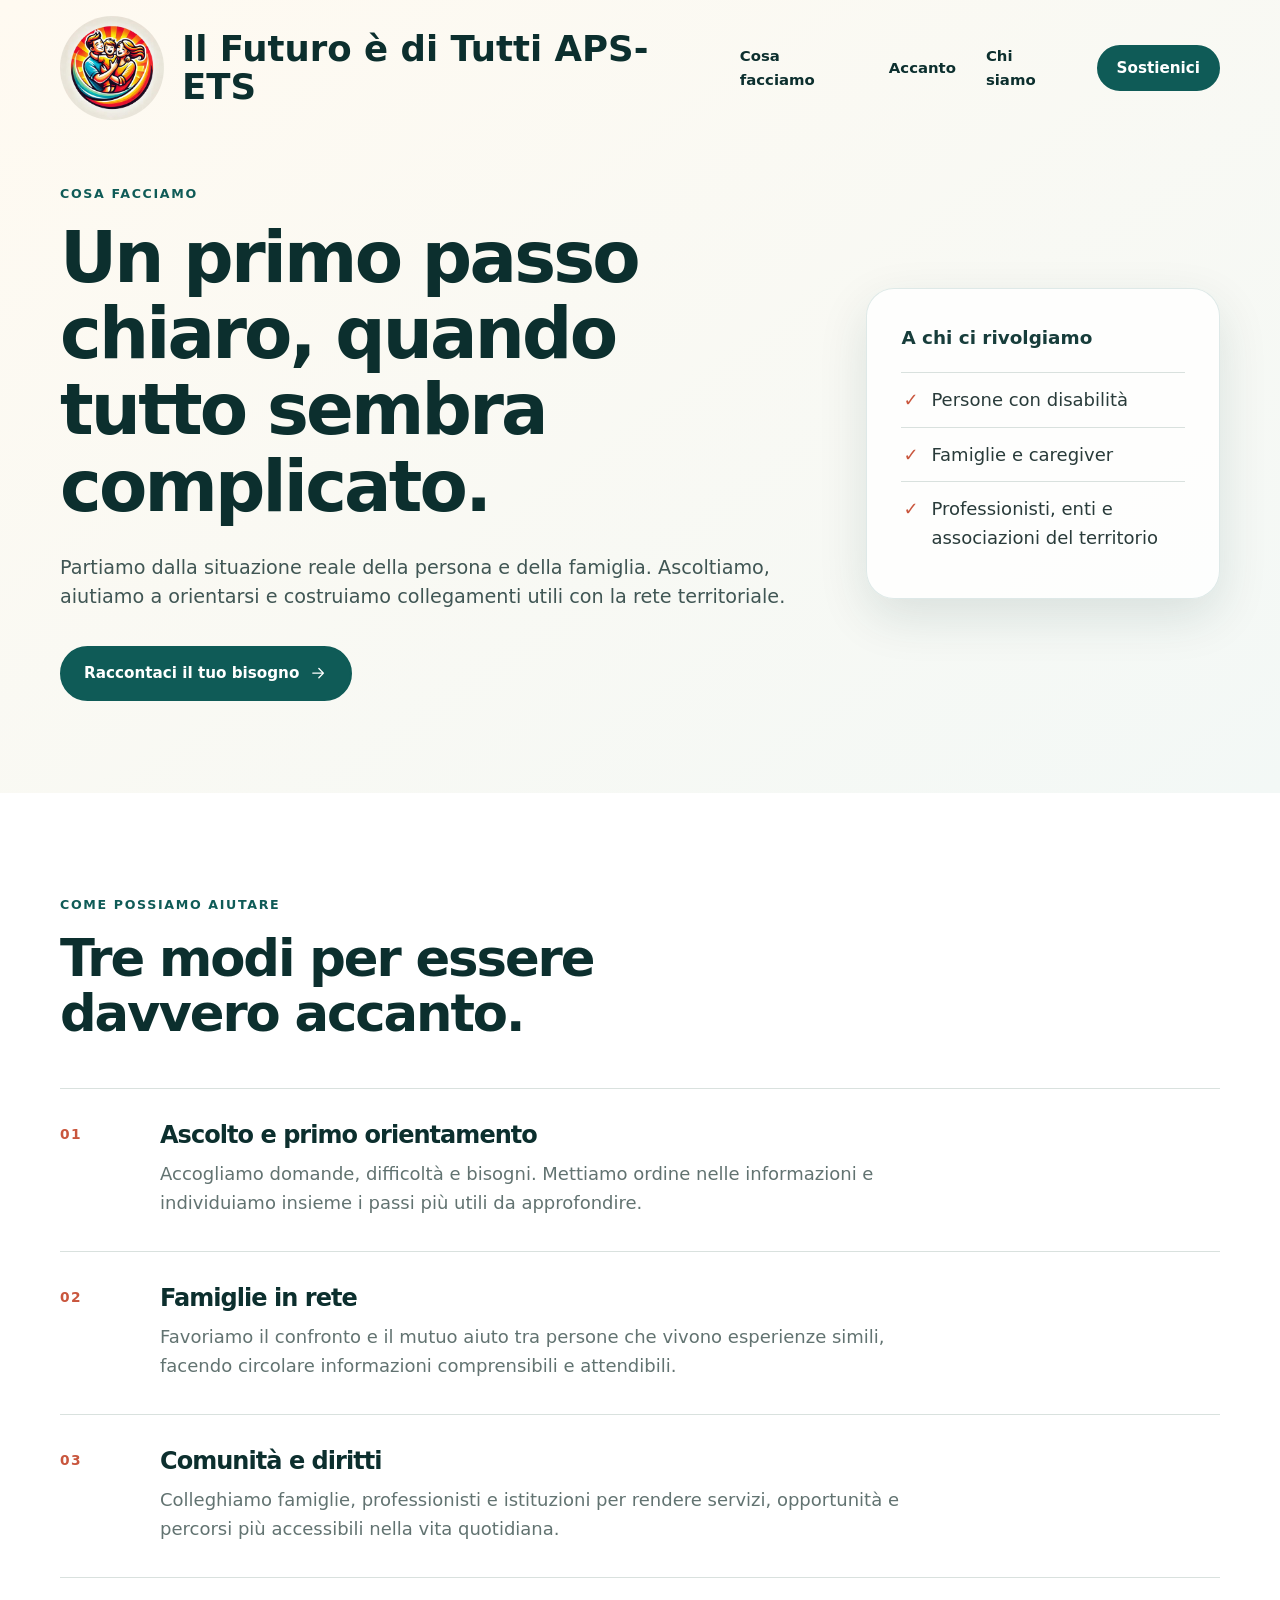
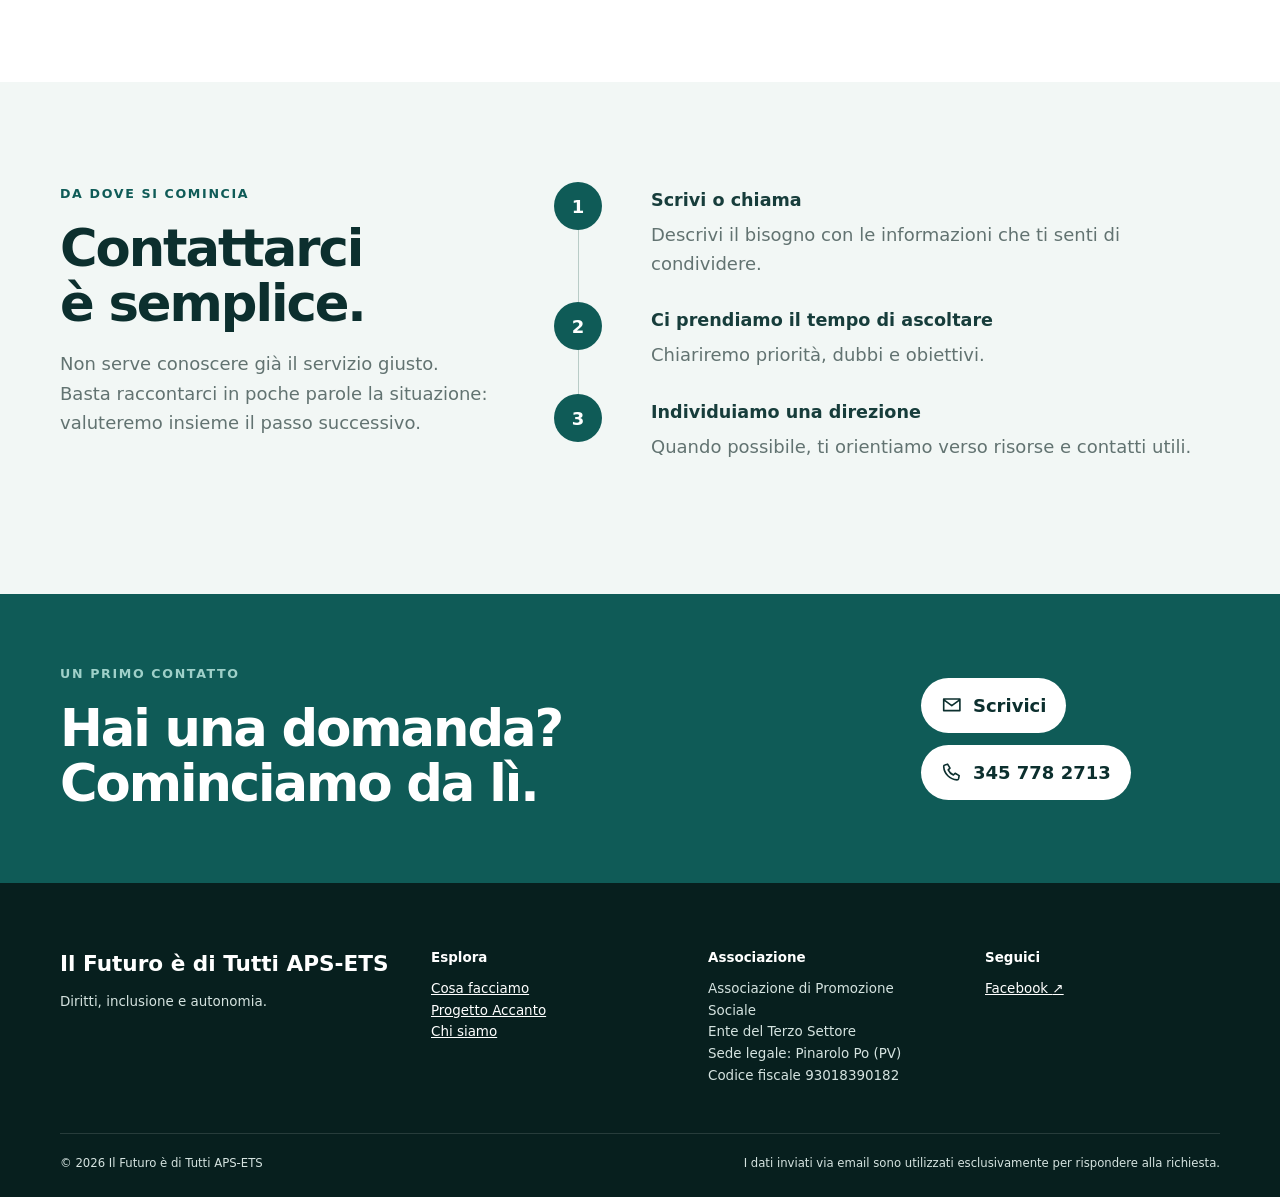
<file: cosa-facciamo/index.html>
<!DOCTYPE html><html lang="it"><head><meta charSet="utf-8"/><meta name="viewport" content="width=device-width, initial-scale=1"/><link rel="preload" href="/logo-il-futuro.jpg" as="image"/><link rel="stylesheet" href="/_next/static/chunks/1k6n_zkvp4ied.css" data-precedence="next"/><link rel="preload" as="script" fetchPriority="low" href="/_next/static/chunks/3l04zcqx63h3y.js"/><script src="/_next/static/chunks/23_-rp9lowus-.js" async=""></script><script src="/_next/static/chunks/1mh6a-0e61pyc.js" async=""></script><script src="/_next/static/chunks/turbopack-38b8v9h8osnhx.js" async=""></script><script src="/_next/static/chunks/3fntmmi971322.js" async=""></script><title>Cosa facciamo | Il Futuro è di Tutti APS-ETS</title><meta name="description" content="Ascolto, orientamento e rete per persone con disabilità, famiglie e caregiver nell’Oltrepò Pavese e in provincia di Pavia."/><meta property="og:title" content="Il Futuro è di Tutti APS-ETS"/><meta property="og:description" content="Nessuna persona e nessuna famiglia dovrebbe essere lasciata sola."/><meta property="og:locale" content="it_IT"/><meta property="og:image" content="https://www.ilfuturoeditutti.it/hero-community.jpg"/><meta property="og:image:width" content="1674"/><meta property="og:image:height" content="940"/><meta property="og:type" content="website"/><meta name="twitter:card" content="summary_large_image"/><meta name="twitter:title" content="Il Futuro è di Tutti APS-ETS"/><meta name="twitter:description" content="Nessuna persona e nessuna famiglia dovrebbe essere lasciata sola."/><meta name="twitter:image" content="https://www.ilfuturoeditutti.it/hero-community.jpg"/><meta name="twitter:image:width" content="1674"/><meta name="twitter:image:height" content="940"/><script src="/_next/static/chunks/0cz1d0mv5g_q7.js" noModule=""></script></head><body><div hidden=""><!--$--><!--/$--></div><main class="inner-page"><a class="skip-link" href="#contenuto">Vai al contenuto</a><header class="site-header inner-header"><div class="container header-inner"><a class="brand" href="/" aria-label="Il Futuro è di Tutti APS-ETS, home"><img class="brand-logo" src="/logo-il-futuro.jpg" alt="" aria-hidden="true"/><span class="brand-name">Il Futuro è di Tutti APS-ETS</span></a><nav class="desktop-nav" aria-label="Navigazione principale"><a href="/cosa-facciamo/">Cosa facciamo</a><a href="/accanto/">Accanto</a><a href="/chi-siamo/">Chi siamo</a><a class="button button-small" href="/sostienici/">Sostienici</a></nav><details class="mobile-menu"><summary aria-label="Apri il menu">Menu</summary><nav aria-label="Navigazione mobile"><a href="/">Home</a><a href="/cosa-facciamo/">Cosa facciamo</a><a href="/accanto/">Accanto</a><a href="/chi-siamo/">Chi siamo</a><a href="/sostienici/">Sostienici</a></nav></details></div></header><section class="page-hero" id="contenuto"><div class="container page-hero-grid"><div><p class="eyebrow dark">Cosa facciamo</p><h1>Un primo passo chiaro, quando tutto sembra complicato.</h1><p class="page-lead">Partiamo dalla situazione reale della persona e della famiglia. Ascoltiamo, aiutiamo a orientarsi e costruiamo collegamenti utili con la rete del territorio.</p><a class="button" href="mailto:info@ilfuturoeditutti.it?subject=Richiesta%20di%20orientamento">Raccontaci il tuo bisogno <svg viewBox="0 0 24 24" aria-hidden="true"><path d="M5 12h14M13 6l6 6-6 6"></path></svg></a></div><aside class="hero-info-card" aria-label="A chi ci rivolgiamo"><strong>A chi ci rivolgiamo</strong><ul><li>Persone con disabilità</li><li>Famiglie e caregiver</li><li>Professionisti, enti e realtà del territorio</li></ul></aside></div></section><section class="content-section" id="orientamento"><div class="container"><div class="section-heading compact-heading"><p class="eyebrow dark">Come possiamo aiutare</p><h2>Tre modi per essere davvero accanto.</h2></div><div class="service-list"><article><span>01</span><div><h3>Ascolto e primo orientamento</h3><p>Accogliamo domande, difficoltà e priorità. Mettiamo ordine nelle informazioni e individuiamo insieme i passi più utili da approfondire.</p></div></article><article><span>02</span><div><h3>Famiglie in rete</h3><p>Favoriamo il confronto e il mutuo aiuto tra persone che vivono esperienze simili, facendo circolare informazioni comprensibili e attendibili.</p></div></article><article><span>03</span><div><h3>Comunità e diritti</h3><p>Colleghiamo famiglie, professionisti e istituzioni per rendere servizi, opportunità e percorsi più accessibili nella vita quotidiana.</p></div></article></div></div></section><section class="steps-section"><div class="container steps-grid"><div><p class="eyebrow dark">Da dove si comincia</p><h2>Contattarci è semplice.</h2><p>Non serve conoscere già il servizio giusto. Basta raccontarci in poche parole la situazione: valuteremo insieme il passo successivo.</p></div><ol class="numbered-steps"><li><strong>Scrivi o chiama</strong><span>Descrivi il bisogno con le informazioni che ti senti di condividere.</span></li><li><strong>Ci prendiamo il tempo di ascoltare</strong><span>Chiariremo priorità, dubbi e obiettivi.</span></li><li><strong>Individuiamo una direzione</strong><span>Quando possibile, ti orientiamo verso risorse e contatti utili.</span></li></ol></div></section><section class="contact-band" aria-labelledby="contact-band-title"><div class="container contact-band-inner"><div><p class="eyebrow light">Un primo contatto</p><h2 id="contact-band-title">Hai una domanda? Cominciamo da lì.</h2></div><div class="contact-band-actions"><a href="mailto:info@ilfuturoeditutti.it"><svg viewBox="0 0 24 24" aria-hidden="true"><path d="M3 5.5h18v13H3zM4 7l8 6 8-6"></path></svg> Scrivici</a><a href="tel:+393457782713"><svg viewBox="0 0 24 24" aria-hidden="true"><path d="M7.3 3.5 10 7.9 8 9.8c1.2 2.6 3.2 4.6 5.8 5.8l1.9-2 4.5 2.7-.7 3.4c-.2.8-.9 1.3-1.7 1.3C9.7 20.4 3.6 14.3 3 6.2c-.1-.8.5-1.5 1.3-1.7z"></path></svg> 345 778 2713</a></div></div></section><footer class="site-footer"><div class="container footer-top"><div class="footer-brand"><a class="footer-home" href="/">Il Futuro è di Tutti APS-ETS</a><p>Diritti, inclusione e autonomia.</p></div><div><strong>Esplora</strong><p><a href="/cosa-facciamo/">Cosa facciamo</a><br/><a href="/accanto/">Progetto Accanto</a><br/><a href="/chi-siamo/">Chi siamo</a></p></div><div><strong>Associazione</strong><p>Associazione di Promozione Sociale<br/>Ente del Terzo Settore<br/>Sede legale: Pinarolo Po (PV)<br/>Codice fiscale 93018390182</p></div><div><strong>Seguici</strong><p><a href="https://www.facebook.com/1216656081533587" target="_blank" rel="noreferrer">Facebook <span aria-hidden="true">↗</span></a></p></div></div><div class="container footer-bottom"><p>© 2026 Il Futuro è di Tutti APS-ETS</p><p>I dati inviati via email sono utilizzati esclusivamente per rispondere alla richiesta.</p></div></footer><a class="mobile-sticky" href="mailto:info@ilfuturoeditutti.it?subject=Richiesta%20di%20orientamento">Chiedi orientamento <svg viewBox="0 0 24 24" aria-hidden="true"><path d="M5 12h14M13 6l6 6-6 6"></path></svg></a></main><!--$--><!--/$--><script src="/_next/static/chunks/3l04zcqx63h3y.js" id="_R_" async=""></script><script>(self.__next_f=self.__next_f||[]).push([0])</script><script>self.__next_f.push([1,"1:\"$Sreact.fragment\"\n2:I[39756,[\"/_next/static/chunks/3fntmmi971322.js\"],\"default\"]\n3:I[37457,[\"/_next/static/chunks/3fntmmi971322.js\"],\"default\"]\ne:I[68027,[\"/_next/static/chunks/3fntmmi971322.js\"],\"default\",1]\n:HL[\"/_next/static/chunks/1k6n_zkvp4ied.css\",\"style\"]\n:HL[\"/logo-il-futuro.jpg\",\"image\"]\nc:X\n0:{\"P\":null,\"c\":[\"\",\"cosa-facciamo\",\"\"],\"q\":\"\",\"i\":false,\"f\":[[[\"\",{\"children\":[\"cosa-facciamo\",{\"children\":[\"__PAGE__\",{},\"$undefined\",\"$undefined\",4608]},\"$undefined\",\"$undefined\",4608]},\"$undefined\",\"$undefined\",4624],[[\"$\",\"$1\",\"c\",{\"children\":[[[\"$\",\"link\",\"0\",{\"rel\":\"stylesheet\",\"href\":\"/_next/static/chunks/1k6n_zkvp4ied.css\",\"precedence\":\"next\",\"crossOrigin\":\"$undefined\",\"nonce\":\"$undefined\"}],[\"$\",\"script\",\"script-0\",{\"src\":\"/_next/static/chunks/3fntmmi971322.js\",\"async\":true,\"nonce\":\"$undefined\"}]],[\"$\",\"html\",null,{\"lang\":\"it\",\"children\":[\"$\",\"body\",null,{\"children\":[\"$\",\"$L2\",null,{\"parallelRouterKey\":\"children\",\"error\":\"$undefined\",\"errorStyles\":\"$undefined\",\"errorScripts\":\"$undefined\",\"template\":[\"$\",\"$L3\",null,{}],\"templateStyles\":\"$undefined\",\"templateScripts\":\"$undefined\",\"notFound\":[[[\"$\",\"title\",null,{\"children\":\"404: This page could not be found.\"}],[\"$\",\"div\",null,{\"style\":{\"fontFamily\":\"system-ui,\\\"Segoe UI\\\",Roboto,Helvetica,Arial,sans-serif,\\\"Apple Color Emoji\\\",\\\"Segoe UI Emoji\\\"\",\"height\":\"100vh\",\"textAlign\":\"center\",\"display\":\"flex\",\"flexDirection\":\"column\",\"alignItems\":\"center\",\"justifyContent\":\"center\"},\"children\":[\"$\",\"div\",null,{\"children\":[[\"$\",\"style\",null,{\"dangerouslySetInnerHTML\":{\"__html\":\"body{color:#000;background:#fff;margin:0}.next-error-h1{border-right:1px solid rgba(0,0,0,.3)}@media (prefers-color-scheme:dark){body{color:#fff;background:#000}.next-error-h1{border-right:1px solid rgba(255,255,255,.3)}}\"}}],[\"$\",\"h1\",null,{\"className\":\"next-error-h1\",\"style\":{\"display\":\"inline-block\",\"margin\":\"0 20px 0 0\",\"padding\":\"0 23px 0 0\",\"fontSize\":24,\"fontWeight\":500,\"verticalAlign\":\"top\",\"lineHeight\":\"49px\"},\"children\":404}],[\"$\",\"div\",null,{\"style\":{\"display\":\"inline-block\"},\"children\":[\"$\",\"h2\",null,{\"style\":{\"fontSize\":14,\"fontWeight\":400,\"lineHeight\":\"49px\",\"margin\":0},\"children\":\"This page could not be found.\"}]}]]}]}]],[]],\"forbidden\":\"$undefined\",\"unauthorized\":\"$undefined\"}]}]}]]}],{\"children\":[[\"$\",\"$1\",\"c\",{\"children\":[null,[\"$\",\"$L2\",null,{\"parallelRouterKey\":\"children\",\"error\":\"$undefined\",\"errorStyles\":\"$undefined\",\"errorScripts\":\"$undefined\",\"template\":[\"$\",\"$L3\",null,{}],\"templateStyles\":\"$undefined\",\"templateScripts\":\"$undefined\",\"notFound\":\"$undefined\",\"forbidden\":\"$undefined\",\"unauthorized\":\"$undefined\"}]]}],{\"children\":[[\"$\",\"$1\",\"c\",{\"children\":[[\"$\",\"main\",null,{\"className\":\"inner-page\",\"children\":[[\"$\",\"a\",null,{\"className\":\"skip-link\",\"href\":\"#contenuto\",\"children\":\"Vai al contenuto\"}],[\"$\",\"header\",null,{\"className\":\"site-header inner-header\",\"children\":[\"$\",\"div\",null,{\"className\":\"container header-inner\",\"children\":[[\"$\",\"a\",null,{\"className\":\"brand\",\"href\":\"/\",\"aria-label\":\"Il Futuro è di Tutti APS-ETS, home\",\"children\":[[\"$\",\"img\",null,{\"className\":\"brand-logo\",\"src\":\"/logo-il-futuro.jpg\",\"alt\":\"\",\"aria-hidden\":\"true\"}],[\"$\",\"span\",null,{\"className\":\"brand-name\",\"children\":\"Il Futuro è di Tutti APS-ETS\"}]]}],[\"$\",\"nav\",null,{\"className\":\"desktop-nav\",\"aria-label\":\"Navigazione principale\",\"children\":[[\"$\",\"a\",null,{\"href\":\"/cosa-facciamo/\",\"children\":\"Cosa facciamo\"}],[\"$\",\"a\",null,{\"href\":\"/accanto/\",\"children\":\"Accanto\"}],[\"$\",\"a\",null,{\"href\":\"/chi-siamo/\",\"children\":\"Chi siamo\"}],[\"$\",\"a\",null,{\"className\":\"button button-small\",\"href\":\"/sostienici/\",\"children\":\"Sostienici\"}]]}],[\"$\",\"details\",null,{\"className\":\"mobile-menu\",\"children\":[[\"$\",\"summary\",null,{\"aria-label\":\"Apri il menu\",\"children\":\"Menu\"}],[\"$\",\"nav\",null,{\"aria-label\":\"Navigazione mobile\",\"children\":[[\"$\",\"a\",null,{\"href\":\"/\",\"children\":\"Home\"}],[\"$\",\"a\",null,{\"href\":\"/cosa-facciamo/\",\"children\":\"Cosa facciamo\"}],[\"$\",\"a\",null,{\"href\":\"/accanto/\",\"children\":\"Accanto\"}],[\"$\",\"a\",null,{\"href\":\"/chi-siamo/\",\"children\":\"Chi siamo\"}],[\"$\",\"a\",null,{\"href\":\"/sostienici/\",\"children\":\"Sostienici\"}]]}]]}]]}]}],[\"$\",\"section\",null,{\"className\":\"page-hero\",\"id\":\"contenuto\",\"children\":[\"$\",\"div\",null,{\"className\":\"container page-hero-grid\",\"children\":[[\"$\",\"div\",null,{\"children\":[[\"$\",\"p\",null,{\"className\":\"eyebrow dark\",\"children\":\"Cosa facciamo\"}],[\"$\",\"h1\",null,{\"children\":\"Un primo passo chiaro, quando tutto sembra complicato.\"}],[\"$\",\"p\",null,{\"className\":\"page-lead\",\"children\":\"Partiamo dalla situazione reale della persona e della famiglia. Ascoltiamo, aiutiamo a orientarsi e costruiamo collegamenti utili con la rete del territorio.\"}],[\"$\",\"a\",null,{\"className\":\"button\",\"href\":\"mailto:info@ilfuturoeditutti.it?subject=Richiesta%20di%20orientamento\",\"children\":[\"Raccontaci il tuo bisogno \",[\"$\",\"svg\",null,{\"viewBox\":\"0 0 24 24\",\"aria-hidden\":\"true\",\"children\":\"$L4\"}]]}]]}],\"$L5\"]}]}],\"$L6\",\"$L7\",\"$L8\",\"$L9\",\"$La\"]}],null,\"$Lb\"]}],{},null,false,null]},null,false,\"$c\"]},null,false,null],\"$Ld\",false]],\"m\":\"$undefined\",\"G\":[\"$e\",[\"$Lf\"]],\"S\":true,\"h\":null,\"r\":\"$undefined\",\"s\":\"$undefined\",\"a\":\"$undefined\",\"l\":\"$undefined\",\"p\":\"$undefined\",\"d\":\"$undefined\",\"b\":\"uuFWZFNwGywKc1lv4XoxF\"}\n10:I[97367,[\"/_next/static/chunks/3fntmmi971322.js\"],\"OutletBoundary\"]\n11:\"$Sreact.suspense\"\n13:I[97367,[\"/_next/static/chunks/3fntmmi971322.js\"],\"ViewportBoundary\"]\n15:I[97367,[\"/_next/static/chunks/3fntmmi971322.js\"],\"MetadataBoundary\"]\n4:[\"$\",\"path\",null,{\"d\":\"M5 12h14M13 6l6 6-6 6\"}]\n5:[\"$\",\"aside\",null,{\"className\":\"hero-info-card\",\"aria-label\":\"A chi ci rivolgiamo\",\"children\":[[\"$\",\"strong\",null,{\"children\":\"A chi ci rivolgiamo\"}],[\"$\",\"ul\",null,{\"children\":[[\"$\",\"li\",null,{\"children\":\"Persone con disabilità\"}],[\"$\",\"li\",null,{\"children\":\"Famiglie e caregiver\"}],[\"$\",\"li\",null,{\"children\":\"Professionisti, enti e realtà del territorio\"}]]}]]}]\n6:[\"$\",\"section\",null,{\"className\":\"content-section\",\"id\":\"orientamento\",\"children\":[\"$\",\"div\",null,{\"className\":\"container\",\"children\":[[\"$\",\"div\",null,{\"className\":\"section-heading compact-heading\",\"children\":[[\"$\",\"p\",null,{\"className\":\"eyebrow dark\",\"children\":\"Come possiamo aiutare\"}],[\"$\",\"h2\",null,{\"children\":\"Tre modi per essere davvero accanto.\"}]]}],[\"$\",\"div\",null,{\"className\":\"service-list\",\"children\":[[\"$\",\"article\",null,{\"children\":[[\"$\",\"span\",null,{\"children\":\"01\"}],[\"$\",\"div\",null,{\"children\":[[\"$\",\"h3\",null,{\"children\":\"Ascolto e primo orientamento\"}],[\"$\",\"p\",null,{\"children\":\"Accogliamo domande, difficoltà e priorità. Mettiamo ordine nelle informazioni e individuiamo insieme i passi più utili da approfondire.\"}]]}]]}],[\"$\",\"article\",null,{\"children\":[[\"$\",\"span\",null,{\"children\":\"02\"}],[\"$\",\"div\",null,{\"children\":[[\"$\",\"h3\",null,{\"children\":\"Famiglie in rete\"}],[\"$\",\"p\",null,{\"children\":\"Favoriamo il confronto e il mutuo aiuto tra persone che vivono esperienze simili, facendo circolare informazioni comprensibili e attendibili.\"}]]}]]}],[\"$\",\"article\",null,{\"children\":[[\"$\",\"span\",null,{\"children\":\"03\"}],[\"$\",\"div\",null,{\"children\":[[\"$\",\"h3\",null,{\"children\":\"Comunità e diritti\"}],[\"$\",\"p\",null,{\"children\":\"Colleghiamo famiglie, professionisti e istituzioni per rendere servizi, opportunità e percorsi più accessibili nella vita quotidiana.\"}]]}]]}]]}]]}]}]\n7:[\"$\",\"section\",null,{\"className\":\"steps-section\",\"children\":[\"$\",\"div\",null,{\"className\":\"container steps-grid\",\"children\":[[\"$\",\"div\",null,{\"children\":[[\"$\",\"p\",null,{\"className\":\"eyebrow dark\",\"children\":\"Da dove si comincia\"}],[\"$\",\"h2\",null,{\"children\":\"Contattarci è semplice.\"}],[\"$\",\"p\",null,{\"children\":\"Non serve conoscere già il servizio giusto. Basta raccontarci in poche parole la situazione: valuteremo insieme il passo successivo.\"}]]}],[\"$\",\"ol\",null,{\"className\":\"numbered-steps\",\"children\":[[\"$\",\"li\",null,{\"children\":[[\"$\",\"strong\",null,{\"children\":\"Scrivi o chiama\"}],[\"$\",\"span\",null,{\"children\":\"Descrivi il bisogno con le informazioni che ti senti di condividere.\"}]]}],[\"$\",\"li\",null,{\"children\":[[\"$\",\"strong\",null,{\"children\":\"Ci prendiamo il tempo di ascoltare\"}],[\"$\",\"span\",null,{\"children\":\"Chiariremo priorità, dubbi e obiettivi.\"}]]}],[\"$\",\"li\",null,{\"children\":[[\"$\",\"strong\",null,{\"children\":\"Individuiamo una direzione\"}],[\"$\",\"span\",null,{\"children\":\"Quando possibile, ti orientiamo verso risorse e contatti utili.\"}]]}]]}]]}]}]\n8:[\"$\",\"section\",null,{\"className\":\"contact-band\",\"aria-labelledby\":\"contact-band-title\",\"children\":[\"$\",\"div\",null,{\"className\":\"container contact-band-inner\",\"children\":[[\"$\",\"div\",null,{\"children\":[[\"$\",\"p\",null,{\"className\":\"eyebrow light\",\"children\":\"Un primo contatto\"}],[\"$\",\"h2\",null,{\"id\":\"contact-band-title\",\"children\":\"Hai una domanda? Cominciamo da lì.\"}]]}],[\"$\",\"div\",null,{\"className\":\"contact-band-actions\",\"children\":[[\"$\",\"a\",null,{\"href\":\"mailto:info@ilfuturoeditutti.it\",\"children\":[[\"$\",\"svg\",null,{\"viewBox\":\"0 0 24 24\",\"aria-hidden\":\"true\",\"children\":[\"$\",\"path\",null,{\"d\":\"M3 5.5h18v13H3zM4 7l8 6 8-6\"}]}],\" Scrivici\"]}],[\"$\",\"a\",null,{\"href\":\"tel:+393457782713\",\"children\":[[\"$\",\"svg\",null,{\"viewBox\":\"0 0 24 24\",\"aria-hidden\":\"true\",\"children\":[\"$\",\"path\",null,{\"d\":\"M7.3 3.5 10 7.9 8 9.8c1.2 2.6 3.2 4.6 5.8 5.8l1.9-2 4.5 2.7-.7 3.4c-.2.8-.9 1.3-1.7 1.3C9.7 20.4 3.6 14.3 3 6.2c-.1-.8.5-1.5 1.3-1.7z\"}]}],\" 345 778 2713\"]}]]}]]}]}]\n9:[\"$\",\"footer\",null,{\"className\":\"site-footer\",\"children\":[[\"$\",\"div\",null,{\"className\":\"container footer-top\",\"children\":[[\"$\",\"div\",null,{\"className\":\"footer-brand\",\"children\":[[\"$\",\"a\",null,{\"className\":\"footer-home\",\"href\":\"/\",\"children\":\"Il Futuro è di Tutti APS-ETS\"}],[\"$\",\"p\",null,{\"children\":\"Diritti, inclusione e autonomia.\"}]]}],[\"$\",\"div\",null,{\"children\":[[\"$\",\"strong\",null,{\"children\":\"Esplora\"}],[\"$\",\"p\",null,{\"children\":[[\"$\",\"a\",null,{\"href\":\"/cosa-facciamo/\",\"children\":\"Cosa facciamo\"}],[\"$\",\"br\",null,{}],[\"$\",\"a\",null,{\"href\":\"/accanto/\",\"children\":\"Progetto Accanto\"}],[\"$\",\"br\",null,{}],[\"$\",\"a\",null,{\"href\":\"/chi-siamo/\",\"children\":\"Chi siamo\"}]]}]]}],[\"$\",\"div\",null,{\"children\":[[\"$\",\"strong\",null,{\"children\":\"Associazione\"}],[\"$\",\"p\",null,{\"children\":[\"Sede legale: Pinarolo Po (PV)\",[\"$\",\"br\",null,{}],\"Codice fiscale 93018390182\"]}]]}],[\"$\",\"div\",null,{\"children\":[[\"$\",\"strong\",null,{\"children\":\"Seguici\"}],[\"$\",\"p\",null,{\"children\":[\"$\",\"a\",null,{\"href\":\"https://www.facebook.com/1216656081533587\",\"target\":\"_blank\",\"rel\":\"noreferrer\",\"children\":[\"Facebook \",[\"$\",\"span\",null,{\"aria-hidden\":\"true\",\"children\":\"↗\"}]]}]}]]}]]}],[\"$\",\"div\",null,{\"className\":\"container footer-bottom\",\"children\":[[\"$\",\"p\",null,{\"children\":\"© 2026 Il Futuro è di Tutti APS-ETS\"}],[\"$\",\"p\",null,{\"children\":\"I dati inviati via email sono utilizzati esclusivamente per rispondere alla richiesta.\"}]]}]]}]\na:[\"$\",\"a\",null,{\"className\":\"mobile-sticky\",\"href\":\"mailto:info@ilfuturoeditutti.it?subject=Richiesta%20di%20orientamento\",\"children\":[\"Chiedi orientamento \",[\"$\",\"svg\",null,{\"viewBox\":\"0 0 24 24\",\"aria-hidden\":\"true\",\"children\":[\"$\",\"path\",null,{\"d\":\"M5 12h14M13 6l6 6-6 6\"}]}]]}]\nb:[\"$\",\"$L10\",null,{\"children\":[\"$\",\"$11\",null,{\"name\":\"Next.MetadataOutlet\",\"children\":\"$@12\"}]}]\nd:[\"$\",\"$1\",\"h\",{\"children\":[null,[\"$\",\"$L13\",null,{\"children\":\"$L14\"}],[\"$\",\"div\",null,{\"hidden\":true,\"children\":[\"$\",\"$L15\",null,{\"children\":[\"$\",\"$11\",null,{\"name\":\"Next.Metadata\",\"children\":\"$L16\"}]}]}],null]}]\nf:[\"$\",\"link\",\"0\",{\"rel\":\"stylesheet\",\"href\":\"/_next/static/chunks/1k6n_zkvp4ied.css\",\"precedence\":\"next\",\"crossOrigin\":\"$undefined\",\"nonce\":\"$undefined\"}]\nc:C\n14:[[\"$\",\"meta\",\"0\",{\"charSet\":\"utf-8\"}],[\"$\",\"meta\",\"1\",{\"name\":\"viewport\",\"content\":\"width=device-width, initial-scale=1\"}]]\n12:null\n16:[[\"$\",\"title\",\"0\",{\"children\":\"Cosa facciamo | Il Futuro è di Tutti APS-ETS\"}],[\"$\",\"meta\",\"1\",{\"name\":\"description\",\"content\":\"Ascolto, orientamento e rete per persone con disabilità, famiglie e caregiver nell’Oltrepò Pavese e in provincia di Pavia.\"}],[\"$\",\"meta\",\"2\",{\"property\":\"og:title\",\"content\":\"Il Futuro è di Tutti APS-ETS\"}],[\"$\",\"meta\",\"3\",{\"property\":\"og:description\",\"content\":\"Nessuna persona e nessuna famiglia dovrebbe essere lasciata sola.\"}],[\"$\",\"meta\",\"4\",{\"property\":\"og:locale\",\"content\":\"it_IT\"}],[\"$\",\"meta\",\"5\",{\"property\":\"og:image\",\"content\":\"https://www.ilfuturoeditutti.it/hero-community.jpg\"}],[\"$\",\"meta\",\"6\",{\"property\":\"og:image:width\",\"content\":\"1674\"}],[\"$\",\"meta\",\"7\",{\"property\":\"og:image:height\",\"content\":\"940\"}],[\"$\",\"meta\",\"8\",{\"property\":\"og:type\",\"content\":\"website\"}],[\"$\",\"meta\",\"9\",{\"name\":\"twitter:card\",\"content\":\"summary_large_image\"}],[\"$\",\"meta\",\"10\",{\"name\":\"twitter:title\",\"content\":\"Il Futuro è di Tutti APS-ETS\"}],[\"$\",\"meta\",\"11\",{\"name\":\"twitter:description\",\"content\":\"Nessuna persona e nessuna famiglia dovrebbe essere lasciata sola.\"}],[\"$\",\"meta\",\"12\",{\"name\":\"twitter:image\",\"content\":\"https://www.ilfuturoeditutti.it/hero-community.jpg\"}],[\"$\",\"meta\",\"13\",{\"name\":\"twitter:image:width\",\"content\":\"1674\"}],[\"$\",\"meta\",\"14\",{\"name\":\"twitter:image:height\",\"content\":\"940\"}]]\n"])</script><script id="editable-content-loader">window.addEventListener("load",function(){fetch("/contenuti/cosa-facciamo.html",{cache:"no-cache"}).then(function(response){if(!response.ok)throw new Error("HTTP "+response.status);return response.text();}).then(function(html){var template=document.createElement("template");template.innerHTML=html.trim();var updated=template.content.querySelector("main");var current=document.querySelector("main");if(updated&&current)current.replaceWith(updated);}).catch(function(error){console.error("Impossibile caricare /contenuti/cosa-facciamo.html; viene mantenuto il contenuto incorporato.",error);});});</script></body></html>
</file>
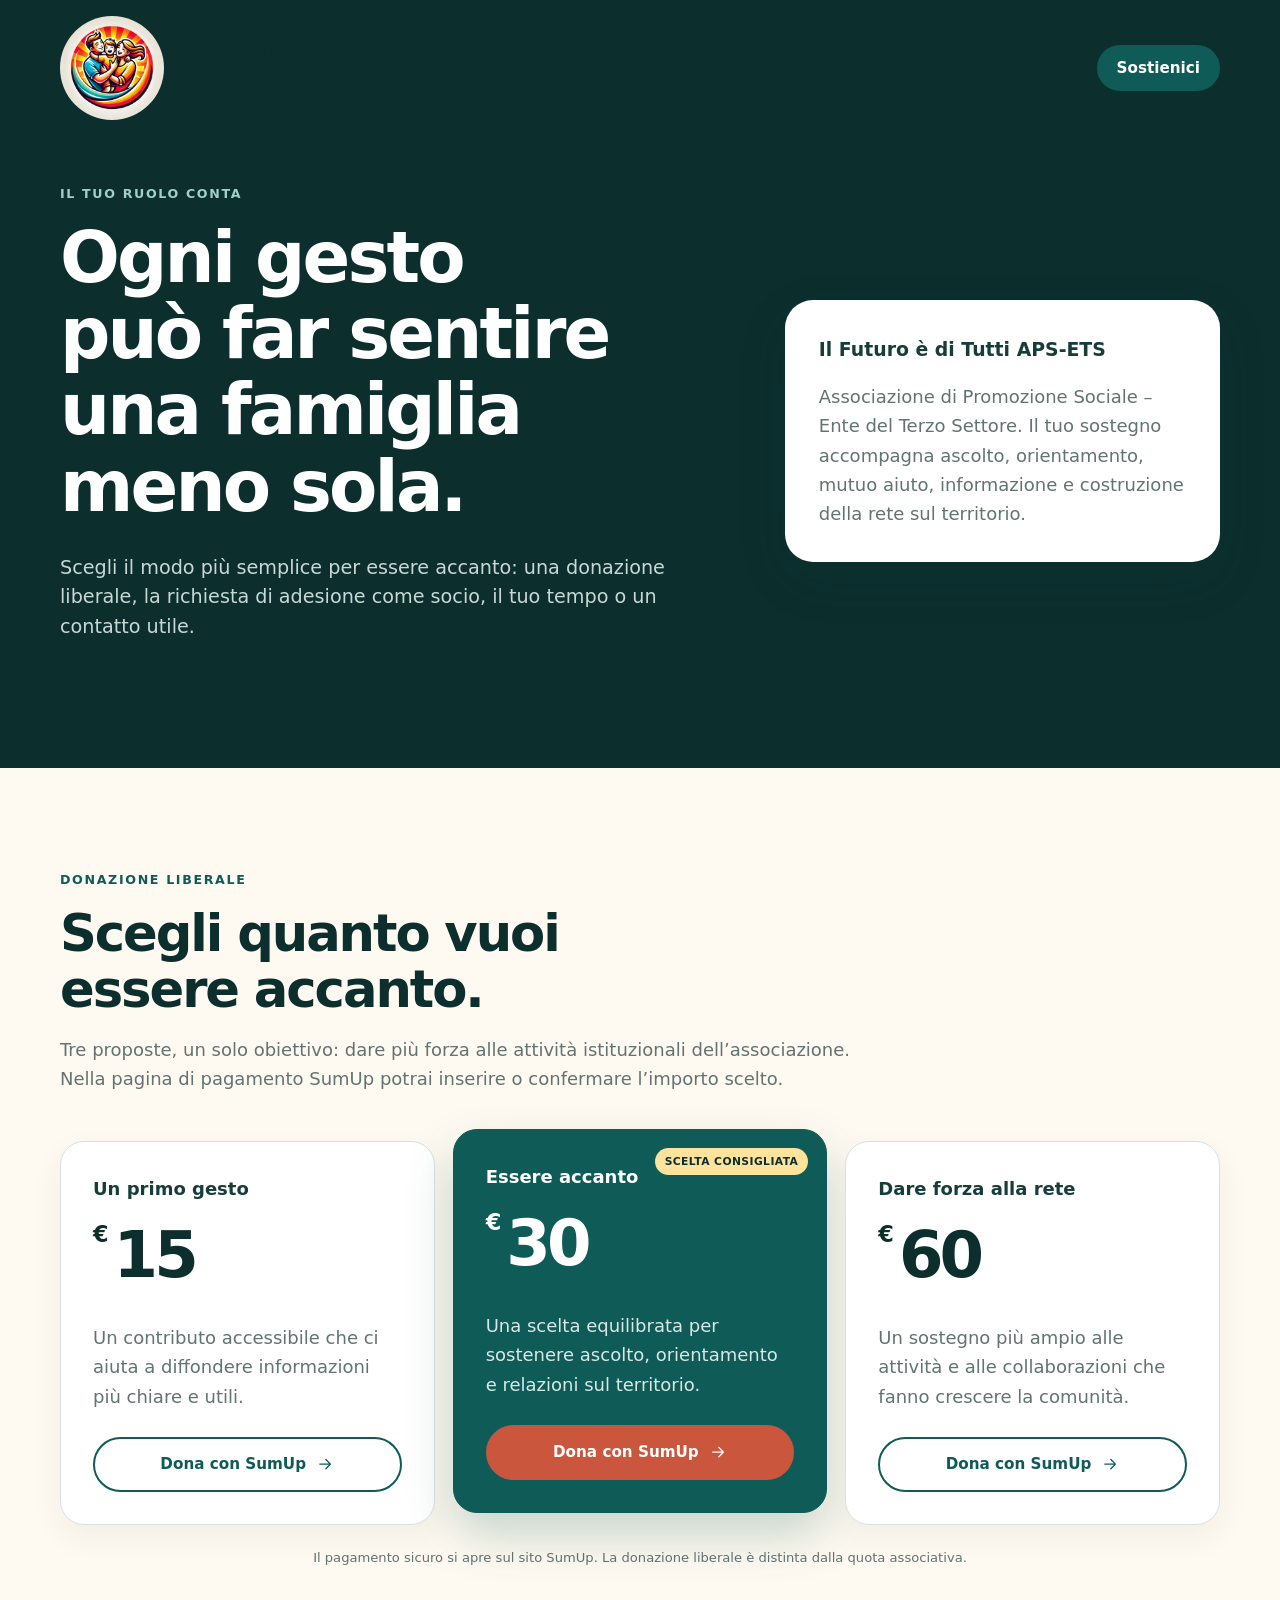
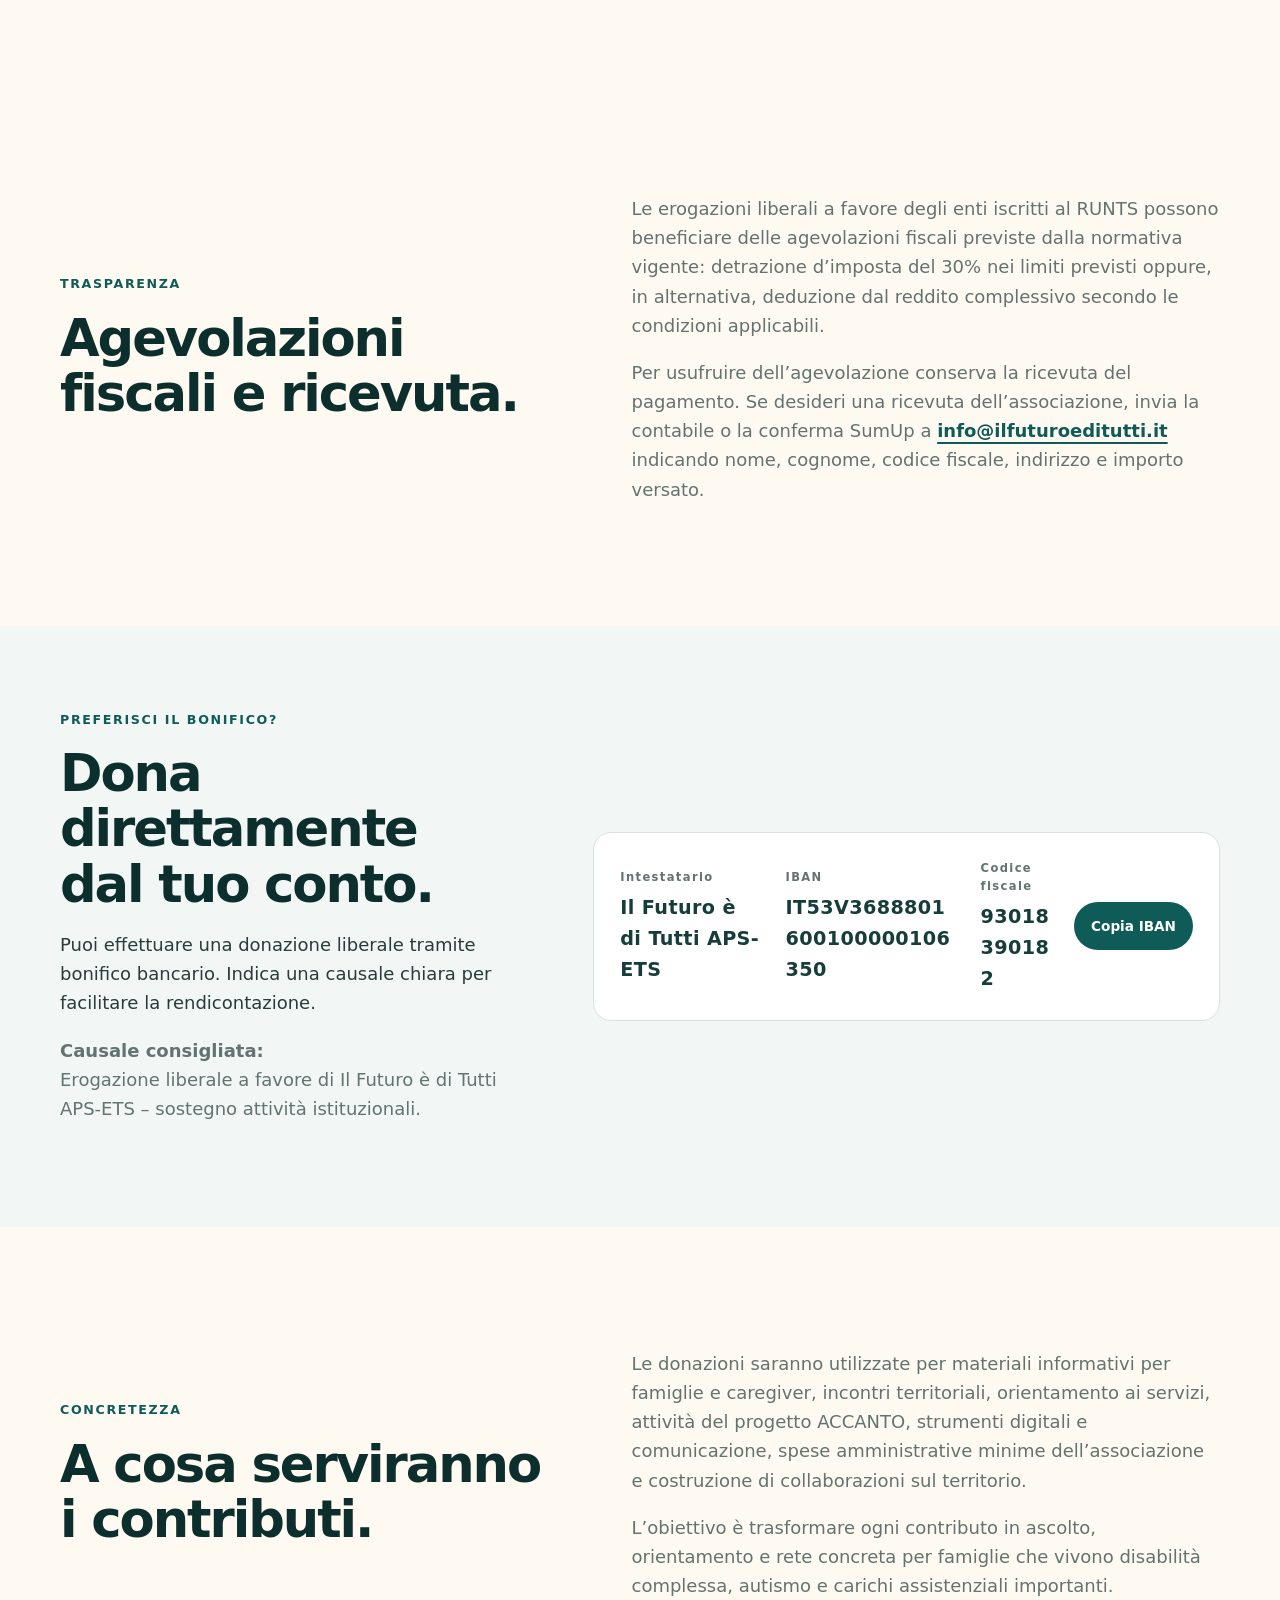
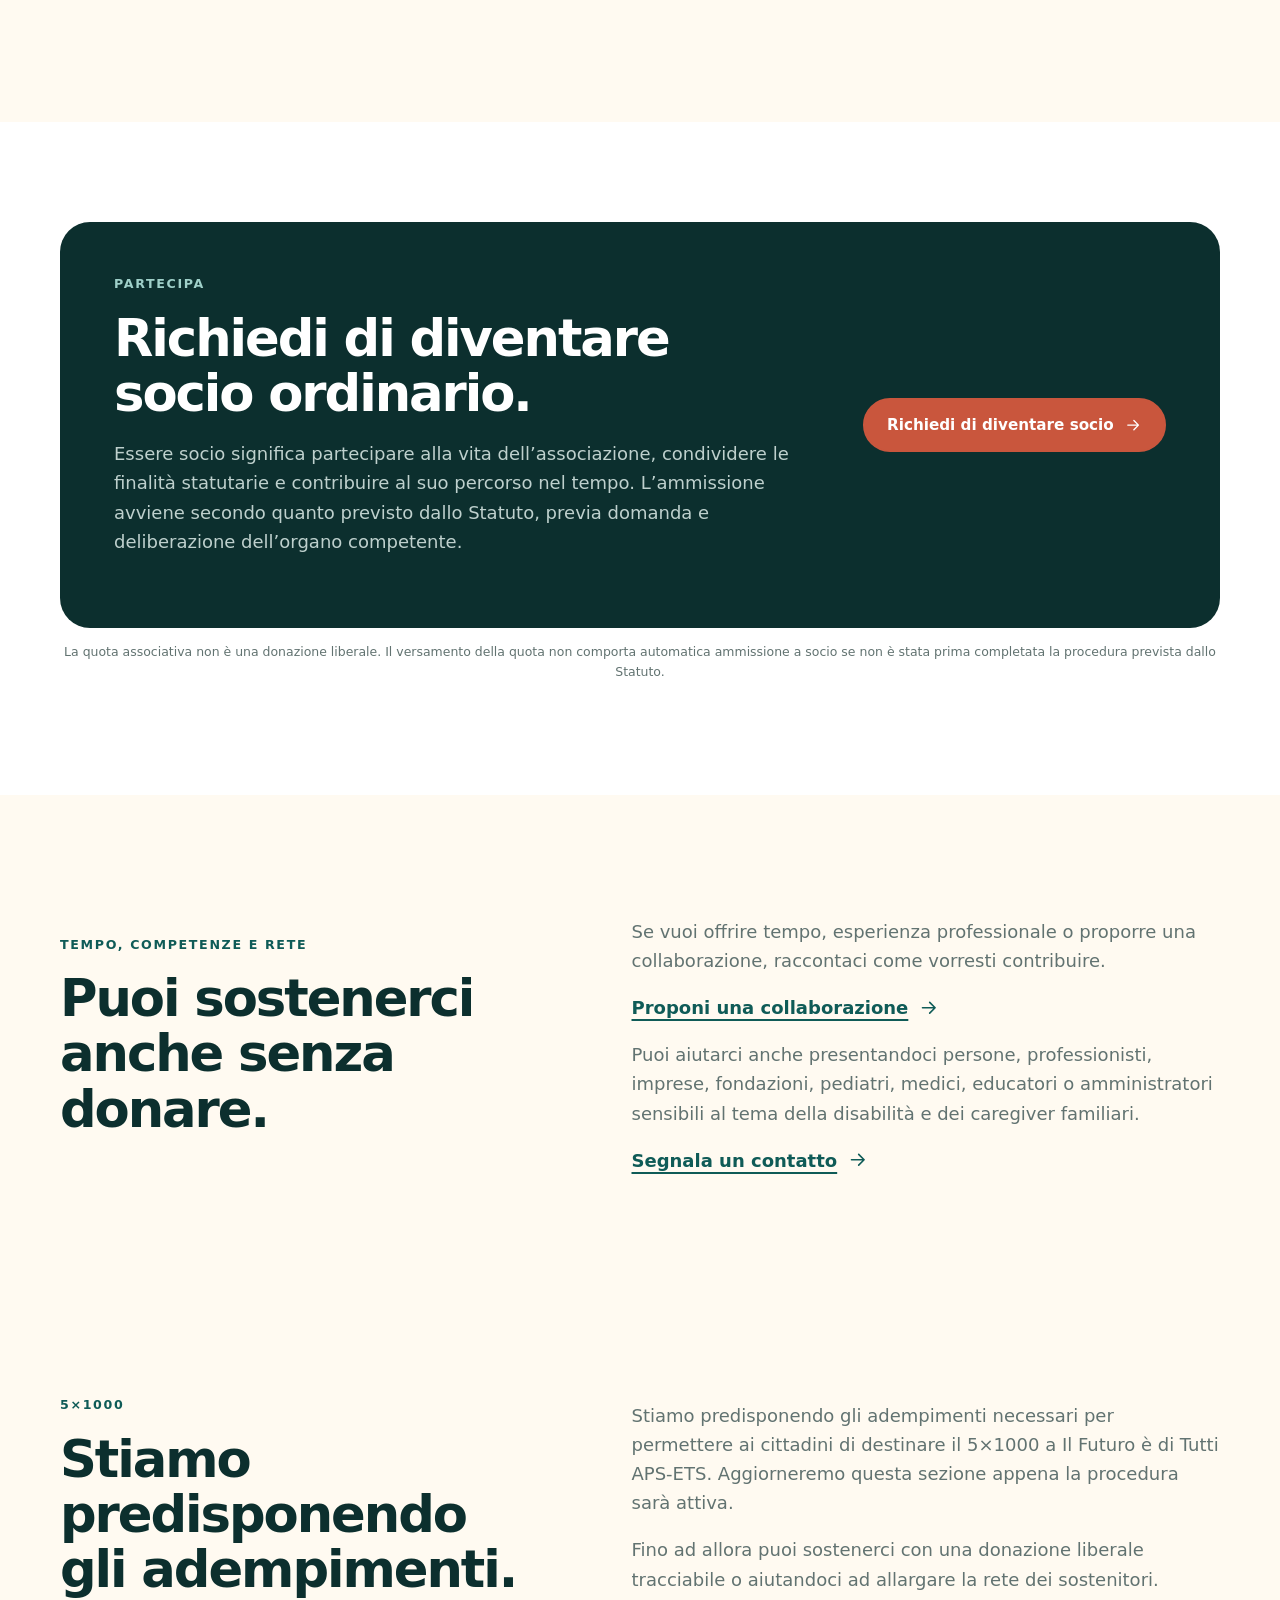
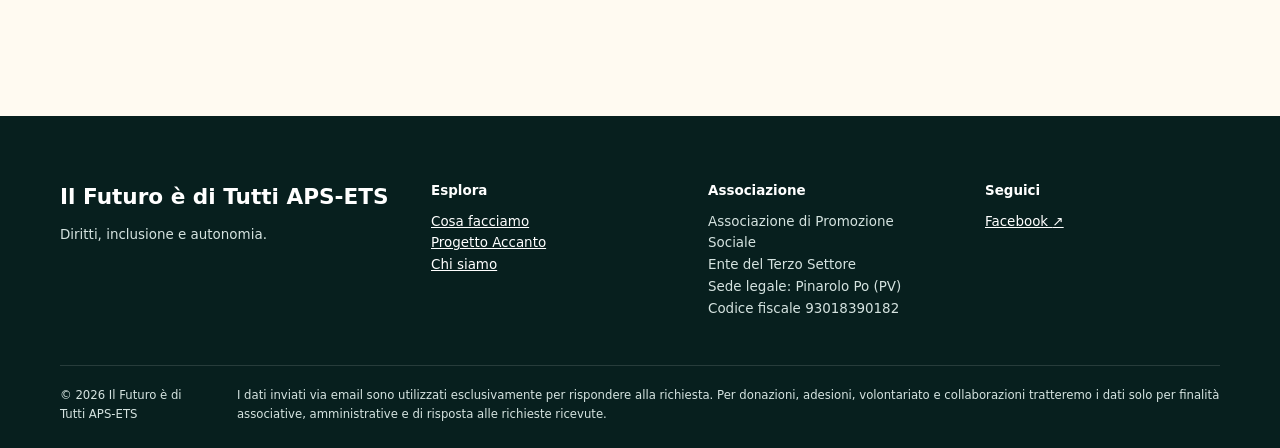
<file: sostienici/index.html>
<!DOCTYPE html><html lang="it"><head><meta charSet="utf-8"/><meta name="viewport" content="width=device-width, initial-scale=1"/><link rel="preload" href="/logo-il-futuro.jpg" as="image"/><link rel="stylesheet" href="/_next/static/chunks/1k6n_zkvp4ied.css" data-precedence="next"/><link rel="preload" as="script" fetchPriority="low" href="/_next/static/chunks/3l04zcqx63h3y.js"/><script src="/_next/static/chunks/23_-rp9lowus-.js" async=""></script><script src="/_next/static/chunks/1mh6a-0e61pyc.js" async=""></script><script src="/_next/static/chunks/turbopack-38b8v9h8osnhx.js" async=""></script><script src="/_next/static/chunks/3fntmmi971322.js" async=""></script><script src="/_next/static/chunks/1gnsht_rx9bbe.js" async=""></script><title>Sostienici | Il Futuro è di Tutti APS-ETS</title><meta name="description" content="Fai una donazione liberale, diventa socio ordinario o metti a disposizione tempo e competenze."/><meta property="og:title" content="Il Futuro è di Tutti APS-ETS"/><meta property="og:description" content="Nessuna persona e nessuna famiglia dovrebbe essere lasciata sola."/><meta property="og:locale" content="it_IT"/><meta property="og:image" content="https://www.ilfuturoeditutti.it/hero-community.jpg"/><meta property="og:image:width" content="1674"/><meta property="og:image:height" content="940"/><meta property="og:type" content="website"/><meta name="twitter:card" content="summary_large_image"/><meta name="twitter:title" content="Il Futuro è di Tutti APS-ETS"/><meta name="twitter:description" content="Nessuna persona e nessuna famiglia dovrebbe essere lasciata sola."/><meta name="twitter:image" content="https://www.ilfuturoeditutti.it/hero-community.jpg"/><meta name="twitter:image:width" content="1674"/><meta name="twitter:image:height" content="940"/><script src="/_next/static/chunks/0cz1d0mv5g_q7.js" noModule=""></script></head><body><div hidden=""><!--$--><!--/$--></div><main class="inner-page support-page"><a class="skip-link" href="#contenuto">Vai al contenuto</a><header class="site-header inner-header"><div class="container header-inner"><a class="brand" href="/" aria-label="Il Futuro è di Tutti APS-ETS, home"><img class="brand-logo" src="/logo-il-futuro.jpg" alt="" aria-hidden="true"/><span class="brand-name">Il Futuro è di Tutti APS-ETS</span></a><nav class="desktop-nav" aria-label="Navigazione principale"><a href="/cosa-facciamo/">Cosa facciamo</a><a href="/accanto/">Accanto</a><a href="/chi-siamo/">Chi siamo</a><a class="button button-small" href="/sostienici/">Sostienici</a></nav><details class="mobile-menu"><summary aria-label="Apri il menu">Menu</summary><nav aria-label="Navigazione mobile"><a href="/">Home</a><a href="/cosa-facciamo/">Cosa facciamo</a><a href="/accanto/">Accanto</a><a href="/chi-siamo/">Chi siamo</a><a href="/sostienici/">Sostienici</a></nav></details></div></header><section class="page-hero support-page-hero" id="contenuto"><div class="container support-hero-grid"><div><p class="eyebrow light">Il tuo ruolo conta</p><h1>Ogni gesto può far sentire una famiglia meno sola.</h1><p class="page-lead">Scegli il modo più semplice per essere accanto: una donazione, l’iscrizione come socio o il tuo tempo.</p></div><div class="support-trust-card"><strong>Il tuo sostegno accompagna le finalità associative</strong><p>Ascolto, orientamento, mutuo aiuto, informazione e costruzione della rete sul territorio.</p></div></div></section><section class="donation-section" id="donazione"><div class="container"><div class="section-heading donation-heading"><p class="eyebrow dark">Donazione liberale</p><h2>Scegli quanto vuoi essere accanto.</h2><p>Tre proposte, un solo obiettivo: dare più forza alle attività dell’associazione. Nella pagina di pagamento potrai inserire l’importo scelto.</p></div><div class="donation-grid"><article class="donation-card"><p class="donation-name">Un primo gesto</p><p class="donation-amount"><span>€</span>15</p><p>Un contributo accessibile che ci aiuta a diffondere informazioni più chiare e utili.</p><a class="button button-secondary-dark" href="https://pay.sumup.com/b2c/QJNC31V6" target="_blank" rel="noreferrer">Dona 15 € <svg viewBox="0 0 24 24" aria-hidden="true"><path d="M5 12h14M13 6l6 6-6 6"></path></svg></a></article><article class="donation-card featured"><span class="recommended">Scelta consigliata</span><p class="donation-name">Essere accanto</p><p class="donation-amount"><span>€</span>30</p><p>Una scelta equilibrata per sostenere ascolto, orientamento e relazioni sul territorio.</p><a class="button button-coral" href="https://pay.sumup.com/b2c/QJNC31V6" target="_blank" rel="noreferrer">Dona 30 € <svg viewBox="0 0 24 24" aria-hidden="true"><path d="M5 12h14M13 6l6 6-6 6"></path></svg></a></article><article class="donation-card"><p class="donation-name">Dare forza alla rete</p><p class="donation-amount"><span>€</span>60</p><p>Un sostegno più ampio alle attività e alle collaborazioni che fanno crescere la comunità.</p><a class="button button-secondary-dark" href="https://pay.sumup.com/b2c/QJNC31V6" target="_blank" rel="noreferrer">Dona 60 € <svg viewBox="0 0 24 24" aria-hidden="true"><path d="M5 12h14M13 6l6 6-6 6"></path></svg></a></article></div><p class="external-note">Il pagamento sicuro si apre sul sito SumUp. La donazione è distinta dalla quota associativa.</p></div></section><section class="bank-section"><div class="container bank-grid"><div><p class="eyebrow dark">Preferisci il bonifico?</p><h2>Dona direttamente dal tuo conto.</h2><p>Usa l’IBAN qui sotto e indica nella causale: <strong>Donazione liberale</strong>.</p></div><div class="iban-box"><div><small>IBAN</small><strong>IT53V3688801600100000106350</strong></div><button type="button">Copia IBAN</button></div></div></section><section class="membership-section" id="socio"><div class="container membership-card"><div><p class="eyebrow light">Partecipa</p><h2>Diventa socio ordinario.</h2><p>La quota associativa ti permette di partecipare alla vita dell’associazione e di contribuire al suo percorso nel tempo.</p></div><a class="button button-coral" href="https://pay.sumup.com/b2c/QKWM8775" target="_blank" rel="noreferrer">Paga la quota socio <svg viewBox="0 0 24 24" aria-hidden="true"><path d="M5 12h14M13 6l6 6-6 6"></path></svg></a></div><p class="container membership-note">La quota associativa non è una donazione liberale.</p></section><section class="volunteer-section" id="volontariato"><div class="container volunteer-grid"><div><p class="eyebrow dark">Tempo e competenze</p><h2>Puoi sostenerci anche senza donare.</h2></div><div><p>Se vuoi offrire tempo, esperienza professionale o proporre una collaborazione, raccontaci come vorresti contribuire.</p><a class="text-link" href="mailto:info@ilfuturoeditutti.it?subject=Proposta%20di%20collaborazione">Proponi una collaborazione <svg viewBox="0 0 24 24" aria-hidden="true"><path d="M5 12h14M13 6l6 6-6 6"></path></svg></a></div></div></section><footer class="site-footer"><div class="container footer-top"><div class="footer-brand"><a class="footer-home" href="/">Il Futuro è di Tutti APS-ETS</a><p>Diritti, inclusione e autonomia.</p></div><div><strong>Esplora</strong><p><a href="/cosa-facciamo/">Cosa facciamo</a><br/><a href="/accanto/">Progetto Accanto</a><br/><a href="/chi-siamo/">Chi siamo</a></p></div><div><strong>Associazione</strong><p>Associazione di Promozione Sociale<br/>Ente del Terzo Settore<br/>Sede legale: Pinarolo Po (PV)<br/>Codice fiscale 93018390182</p></div><div><strong>Seguici</strong><p><a href="https://www.facebook.com/1216656081533587" target="_blank" rel="noreferrer">Facebook <span aria-hidden="true">↗</span></a></p></div></div><div class="container footer-bottom"><p>© 2026 Il Futuro è di Tutti APS-ETS</p><p>I dati inviati via email sono utilizzati esclusivamente per rispondere alla richiesta.</p></div></footer><a class="mobile-sticky" href="https://pay.sumup.com/b2c/QJNC31V6" target="_blank" rel="noreferrer">Fai una donazione <svg viewBox="0 0 24 24" aria-hidden="true"><path d="M5 12h14M13 6l6 6-6 6"></path></svg></a></main><!--$--><!--/$--><script src="/_next/static/chunks/3l04zcqx63h3y.js" id="_R_" async=""></script><script>(self.__next_f=self.__next_f||[]).push([0])</script><script>self.__next_f.push([1,"1:\"$Sreact.fragment\"\n2:I[39756,[\"/_next/static/chunks/3fntmmi971322.js\"],\"default\"]\n3:I[37457,[\"/_next/static/chunks/3fntmmi971322.js\"],\"default\"]\ne:I[68027,[\"/_next/static/chunks/3fntmmi971322.js\"],\"default\",1]\n:HL[\"/_next/static/chunks/1k6n_zkvp4ied.css\",\"style\"]\n:HL[\"/logo-il-futuro.jpg\",\"image\"]\nc:X\n0:{\"P\":null,\"c\":[\"\",\"sostienici\",\"\"],\"q\":\"\",\"i\":false,\"f\":[[[\"\",{\"children\":[\"sostienici\",{\"children\":[\"__PAGE__\",{},\"$undefined\",\"$undefined\",4608]},\"$undefined\",\"$undefined\",4608]},\"$undefined\",\"$undefined\",4624],[[\"$\",\"$1\",\"c\",{\"children\":[[[\"$\",\"link\",\"0\",{\"rel\":\"stylesheet\",\"href\":\"/_next/static/chunks/1k6n_zkvp4ied.css\",\"precedence\":\"next\",\"crossOrigin\":\"$undefined\",\"nonce\":\"$undefined\"}],[\"$\",\"script\",\"script-0\",{\"src\":\"/_next/static/chunks/3fntmmi971322.js\",\"async\":true,\"nonce\":\"$undefined\"}]],[\"$\",\"html\",null,{\"lang\":\"it\",\"children\":[\"$\",\"body\",null,{\"children\":[\"$\",\"$L2\",null,{\"parallelRouterKey\":\"children\",\"error\":\"$undefined\",\"errorStyles\":\"$undefined\",\"errorScripts\":\"$undefined\",\"template\":[\"$\",\"$L3\",null,{}],\"templateStyles\":\"$undefined\",\"templateScripts\":\"$undefined\",\"notFound\":[[[\"$\",\"title\",null,{\"children\":\"404: This page could not be found.\"}],[\"$\",\"div\",null,{\"style\":{\"fontFamily\":\"system-ui,\\\"Segoe UI\\\",Roboto,Helvetica,Arial,sans-serif,\\\"Apple Color Emoji\\\",\\\"Segoe UI Emoji\\\"\",\"height\":\"100vh\",\"textAlign\":\"center\",\"display\":\"flex\",\"flexDirection\":\"column\",\"alignItems\":\"center\",\"justifyContent\":\"center\"},\"children\":[\"$\",\"div\",null,{\"children\":[[\"$\",\"style\",null,{\"dangerouslySetInnerHTML\":{\"__html\":\"body{color:#000;background:#fff;margin:0}.next-error-h1{border-right:1px solid rgba(0,0,0,.3)}@media (prefers-color-scheme:dark){body{color:#fff;background:#000}.next-error-h1{border-right:1px solid rgba(255,255,255,.3)}}\"}}],[\"$\",\"h1\",null,{\"className\":\"next-error-h1\",\"style\":{\"display\":\"inline-block\",\"margin\":\"0 20px 0 0\",\"padding\":\"0 23px 0 0\",\"fontSize\":24,\"fontWeight\":500,\"verticalAlign\":\"top\",\"lineHeight\":\"49px\"},\"children\":404}],[\"$\",\"div\",null,{\"style\":{\"display\":\"inline-block\"},\"children\":[\"$\",\"h2\",null,{\"style\":{\"fontSize\":14,\"fontWeight\":400,\"lineHeight\":\"49px\",\"margin\":0},\"children\":\"This page could not be found.\"}]}]]}]}]],[]],\"forbidden\":\"$undefined\",\"unauthorized\":\"$undefined\"}]}]}]]}],{\"children\":[[\"$\",\"$1\",\"c\",{\"children\":[null,[\"$\",\"$L2\",null,{\"parallelRouterKey\":\"children\",\"error\":\"$undefined\",\"errorStyles\":\"$undefined\",\"errorScripts\":\"$undefined\",\"template\":[\"$\",\"$L3\",null,{}],\"templateStyles\":\"$undefined\",\"templateScripts\":\"$undefined\",\"notFound\":\"$undefined\",\"forbidden\":\"$undefined\",\"unauthorized\":\"$undefined\"}]]}],{\"children\":[[\"$\",\"$1\",\"c\",{\"children\":[[\"$\",\"main\",null,{\"className\":\"inner-page support-page\",\"children\":[[\"$\",\"a\",null,{\"className\":\"skip-link\",\"href\":\"#contenuto\",\"children\":\"Vai al contenuto\"}],[\"$\",\"header\",null,{\"className\":\"site-header inner-header\",\"children\":[\"$\",\"div\",null,{\"className\":\"container header-inner\",\"children\":[[\"$\",\"a\",null,{\"className\":\"brand\",\"href\":\"/\",\"aria-label\":\"Il Futuro è di Tutti APS-ETS, home\",\"children\":[[\"$\",\"img\",null,{\"className\":\"brand-logo\",\"src\":\"/logo-il-futuro.jpg\",\"alt\":\"\",\"aria-hidden\":\"true\"}],[\"$\",\"span\",null,{\"className\":\"brand-name\",\"children\":\"Il Futuro è di Tutti APS-ETS\"}]]}],[\"$\",\"nav\",null,{\"className\":\"desktop-nav\",\"aria-label\":\"Navigazione principale\",\"children\":[[\"$\",\"a\",null,{\"href\":\"/cosa-facciamo/\",\"children\":\"Cosa facciamo\"}],[\"$\",\"a\",null,{\"href\":\"/accanto/\",\"children\":\"Accanto\"}],[\"$\",\"a\",null,{\"href\":\"/chi-siamo/\",\"children\":\"Chi siamo\"}],[\"$\",\"a\",null,{\"className\":\"button button-small\",\"href\":\"/sostienici/\",\"children\":\"Sostienici\"}]]}],[\"$\",\"details\",null,{\"className\":\"mobile-menu\",\"children\":[[\"$\",\"summary\",null,{\"aria-label\":\"Apri il menu\",\"children\":\"Menu\"}],[\"$\",\"nav\",null,{\"aria-label\":\"Navigazione mobile\",\"children\":[[\"$\",\"a\",null,{\"href\":\"/\",\"children\":\"Home\"}],[\"$\",\"a\",null,{\"href\":\"/cosa-facciamo/\",\"children\":\"Cosa facciamo\"}],[\"$\",\"a\",null,{\"href\":\"/accanto/\",\"children\":\"Accanto\"}],[\"$\",\"a\",null,{\"href\":\"/chi-siamo/\",\"children\":\"Chi siamo\"}],[\"$\",\"a\",null,{\"href\":\"/sostienici/\",\"children\":\"Sostienici\"}]]}]]}]]}]}],[\"$\",\"section\",null,{\"className\":\"page-hero support-page-hero\",\"id\":\"contenuto\",\"children\":[\"$\",\"div\",null,{\"className\":\"container support-hero-grid\",\"children\":[[\"$\",\"div\",null,{\"children\":[[\"$\",\"p\",null,{\"className\":\"eyebrow light\",\"children\":\"Il tuo ruolo conta\"}],[\"$\",\"h1\",null,{\"children\":\"Ogni gesto può far sentire una famiglia meno sola.\"}],[\"$\",\"p\",null,{\"className\":\"page-lead\",\"children\":\"Scegli il modo più semplice per essere accanto: una donazione, l’iscrizione come socio o il tuo tempo.\"}]]}],[\"$\",\"div\",null,{\"className\":\"support-trust-card\",\"children\":[[\"$\",\"strong\",null,{\"children\":\"Il tuo sostegno accompagna le finalità associative\"}],[\"$\",\"p\",null,{\"children\":\"Ascolto, orientamento, mutuo aiuto, informazione e costruzione della rete sul territorio.\"}]]}]]}]}],\"$L4\",\"$L5\",\"$L6\",\"$L7\",\"$L8\",\"$L9\"]}],[\"$La\"],\"$Lb\"]}],{},null,false,null]},null,false,\"$c\"]},null,false,null],\"$Ld\",false]],\"m\":\"$undefined\",\"G\":[\"$e\",[\"$Lf\"]],\"S\":true,\"h\":null,\"r\":\"$undefined\",\"s\":\"$undefined\",\"a\":\"$undefined\",\"l\":\"$undefined\",\"p\":\"$undefined\",\"d\":\"$undefined\",\"b\":\"uuFWZFNwGywKc1lv4XoxF\"}\n10:I[16059,[\"/_next/static/chunks/3fntmmi971322.js\",\"/_next/static/chunks/1gnsht_rx9bbe.js\"],\"default\"]\n11:I[97367,[\"/_next/static/chunks/3fntmmi971322.js\"],\"OutletBoundary\"]\n12:\"$Sreact.suspense\"\n14:I[97367,[\"/_next/static/chunks/3fntmmi971322.js\"],\"ViewportBoundary\"]\n16:I[97367,[\"/_next/static/chunks/3fntmmi971322.js\"],\"MetadataBoundary\"]\n4:[\"$\",\"section\",null,{\"className\":\"donation-section\",\"id\":\"donazione\",\"children\":[\"$\",\"div\",null,{\"className\":\"container\",\"children\":[[\"$\",\"div\",null,{\"className\":\"section-heading donation-heading\",\"children\":[[\"$\",\"p\",null,{\"className\":\"eyebrow dark\",\"children\":\"Donazione liberale\"}],[\"$\",\"h2\",null,{\"children\":\"Scegli quanto vuoi essere accanto.\"}],[\"$\",\"p\",null,{\"children\":\"Tre proposte, un solo obiettivo: dare più forza alle attività dell’associazione. Nella pagina di pagamento potrai inserire l’importo scelto.\"}]]}],[\"$\",\"div\",null,{\"className\":\"donation-grid\",\"children\":[[\"$\",\"article\",null,{\"className\":\"donation-card\",\"children\":[[\"$\",\"p\",null,{\"className\":\"donation-name\",\"children\":\"Un primo gesto\"}],[\"$\",\"p\",null,{\"className\":\"donation-amount\",\"children\":[[\"$\",\"span\",null,{\"children\":\"€\"}],\"15\"]}],[\"$\",\"p\",null,{\"children\":\"Un contributo accessibile che ci aiuta a diffondere informazioni più chiare e utili.\"}],[\"$\",\"a\",null,{\"className\":\"button button-secondary-dark\",\"href\":\"https://pay.sumup.com/b2c/QJNC31V6\",\"target\":\"_blank\",\"rel\":\"noreferrer\",\"children\":[\"Dona 15 € \",[\"$\",\"svg\",null,{\"viewBox\":\"0 0 24 24\",\"aria-hidden\":\"true\",\"children\":[\"$\",\"path\",null,{\"d\":\"M5 12h14M13 6l6 6-6 6\"}]}]]}]]}],[\"$\",\"article\",null,{\"className\":\"donation-card featured\",\"children\":[[\"$\",\"span\",null,{\"className\":\"recommended\",\"children\":\"Scelta consigliata\"}],[\"$\",\"p\",null,{\"className\":\"donation-name\",\"children\":\"Essere accanto\"}],[\"$\",\"p\",null,{\"className\":\"donation-amount\",\"children\":[[\"$\",\"span\",null,{\"children\":\"€\"}],\"30\"]}],[\"$\",\"p\",null,{\"children\":\"Una scelta equilibrata per sostenere ascolto, orientamento e relazioni sul territorio.\"}],[\"$\",\"a\",null,{\"className\":\"button button-coral\",\"href\":\"https://pay.sumup.com/b2c/QJNC31V6\",\"target\":\"_blank\",\"rel\":\"noreferrer\",\"children\":[\"Dona 30 € \",[\"$\",\"svg\",null,{\"viewBox\":\"0 0 24 24\",\"aria-hidden\":\"true\",\"children\":[\"$\",\"path\",null,{\"d\":\"M5 12h14M13 6l6 6-6 6\"}]}]]}]]}],[\"$\",\"article\",null,{\"className\":\"donation-card\",\"children\":[[\"$\",\"p\",null,{\"className\":\"donation-name\",\"children\":\"Dare forza alla rete\"}],[\"$\",\"p\",null,{\"className\":\"donation-amount\",\"children\":[[\"$\",\"span\",null,{\"children\":\"€\"}],\"60\"]}],[\"$\",\"p\",null,{\"children\":\"Un sostegno più ampio alle attività e alle collaborazioni che fanno crescere la comunità.\"}],[\"$\",\"a\",null,{\"className\":\"button button-secondary-dark\",\"href\":\"https://pay.sumup.com/b2c/QJNC31V6\",\"target\":\"_blank\",\"rel\":\"noreferrer\",\"children\":[\"Dona 60 € \",[\"$\",\"svg\",null,{\"viewBox\":\"0 0 24 24\",\"aria-hidden\":\"true\",\"children\":[\"$\",\"path\",null,{\"d\":\"M5 12h14M13 6l6 6-6 6\"}]}]]}]]}]]}],[\"$\",\"p\",null,{\"className\":\"external-note\",\"children\":\"Il pagamento sicuro si apre sul sito SumUp. La donazione è distinta dalla quota associativa.\"}]]}]}]\n5:[\"$\",\"section\",null,{\"className\":\"bank-section\",\"children\":[\"$\",\"div\",null,{\"className\":\"container bank-grid\",\"children\":[[\"$\",\"div\",null,{\"children\":[[\"$\",\"p\",null,{\"className\":\"eyebrow dark\",\"children\":\"Preferisci il bonifico?\"}],[\"$\",\"h2\",null,{\"children\":\"Dona direttamente dal tuo conto.\"}],[\"$\",\"p\",null,{\"children\":[\"Usa l’IBAN qui sotto e indica nella causale: \",[\"$\",\"strong\",null,{\"children\":\"Donazione liberale\"}],\".\"]}]]}],[\"$\",\"$L10\",null,{}]]}]}]\n6:[\"$\",\"section\",null,{\"className\":\"membership-section\",\"id\":\"socio\",\"children\":[[\"$\",\"div\",null,{\"className\":\"container membership-card\",\"children\":[[\"$\",\"div\",null,{\"children\":[[\"$\",\"p\",null,{\"className\":\"eyebrow light\",\"children\":\"Partecipa\"}],[\"$\",\"h2\",null,{\"children\":\"Diventa socio ordinario.\"}],[\"$\",\"p\",null,{\"children\":\"La quota associativa ti permette di partecipare alla vita dell’associazione e di contribuire al suo percorso nel tempo.\"}]]}],[\"$\",\"a\",null,{\"className\":\"button button-coral\",\"href\":\"https://pay.sumup.com/b2c/QKWM8775\",\"target\":\"_blank\",\"rel\":\"noreferrer\",\"children\":[\"Paga la quota socio \",[\"$\",\"svg\",null,{\"viewBox\":\"0 0 24 24\",\"aria-hidden\":\"true\",\"children\":[\"$\",\"path\",null,{\"d\":\"M5 12h14M13 6l6 6-6 6\"}]}]]}]]}],[\"$\",\"p\",null,{\"className\":\"container membership-note\",\"children\":\"La quota associativa non è una donazione liberale.\"}]]}]\n7:[\"$\",\"section\",null,{\"className\":\"volunteer-section\",\"id\":\"volontariato\",\"children\":[\"$\",\"div\",null,{\"className\":\"container volunteer-grid\",\"children\":[[\"$\",\"div\",null,{\"children\":[[\"$\",\"p\",null,{\"className\":\"eyebrow dark\",\"children\":\"Tempo e competenze\"}],[\"$\",\"h2\",null,{\"children\":\"Puoi sostenerci anche senza donare.\"}]]}],[\"$\",\"div\",null,{\"children\":[[\"$\",\"p\",null,{\"children\":\"Se vuoi offrire tempo, esperienza professionale o proporre una collaborazione, raccontaci come vorresti contribuire.\"}],[\"$\",\"a\",null,{\"className\":\"text-link\",\"href\":\"mailto:info@ilfuturoeditutti.it?subject=Proposta%20di%20collaborazione\",\"children\":[\"Proponi una collaborazione \",[\"$\",\"svg\",null,{\"viewBox\":\"0 0 24 24\",\"aria-hidden\":\"true\",\"children\":[\"$\",\"path\",null,{\"d\":\"M5 12h14M13 6l6 6-6 6\"}]}]]}]]}]]}]}]\n8:[\"$\",\"footer\",null,{\"className\":\"site-footer\",\"children\":[[\"$\",\"div\",null,{\"className\":\"container footer-top\",\"children\":[[\"$\",\"div\",null,{\"className\":\"footer-brand\",\"children\":[[\"$\",\"a\",null,{\"className\":\"footer-home\",\"href\":\"/\",\"children\":\"Il Futuro è di Tutti APS-ETS\"}],[\"$\",\"p\",null,{\"children\":\"Diritti, inclusione e autonomia.\"}]]}],[\"$\",\"div\",null,{\"children\":[[\"$\",\"strong\",null,{\"children\":\"Esplora\"}],[\"$\",\"p\",null,{\"children\":[[\"$\",\"a\",null,{\"href\":\"/cosa-facciamo/\",\"children\":\"Cosa facciamo\"}],[\"$\",\"br\",null,{}],[\"$\",\"a\",null,{\"href\":\"/accanto/\",\"children\":\"Progetto Accanto\"}],[\"$\",\"br\",null,{}],[\"$\",\"a\",null,{\"href\":\"/chi-siamo/\",\"children\":\"Chi siamo\"}]]}]]}],[\"$\",\"div\",null,{\"children\":[[\"$\",\"strong\",null,{\"children\":\"Associazione\"}],[\"$\",\"p\",null,{\"children\":[\"Sede legale: Pinarolo Po (PV)\",[\"$\",\"br\",null,{}],\"Codice fiscale 93018390182\"]}]]}],[\"$\",\"div\",null,{\"children\":[[\"$\",\"strong\",null,{\"children\":\"Seguici\"}],[\"$\",\"p\",null,{\"children\":[\"$\",\"a\",null,{\"href\":\"https://www.facebook.com/1216656081533587\",\"target\":\"_blank\",\"rel\":\"noreferrer\",\"children\":[\"Facebook \",[\"$\",\"span\",null,{\"aria-hidden\":\"true\",\"children\":\"↗\"}]]}]}]]}]]}],[\"$\",\"div\",null,{\"className\":\"container footer-bottom\",\"children\":[[\"$\",\"p\",null,{\"children\":\"© 2026 Il Futuro è di Tutti APS-ETS\"}],[\"$\",\"p\",null,{\"children\":\"I dati inviati via email sono utilizzati esclusivamente per rispondere alla richiesta.\"}]]}]]}]\n9:[\"$\",\"a\",null,{\"className\":\"mobile-sticky\",\"href\":\"https://pay.sumup.com/b2c/QJNC31V6\",\"target\":\"_blank\",\"rel\":\"noreferrer\",\"children\":[\"Fai una donazione \",[\"$\",\"svg\",null,{\"viewBox\":\"0 0 24 24\",\"aria-hidden\":\"true\",\"children\":[\"$\",\"path\",null,{\"d\":\"M5 12h14M13 6l6 6-6 6\"}]}]]}]\na:[\"$\",\"script\",\"script-0\",{\"src\":\"/_next/static/chunks/1gnsht_rx9bbe.js\",\"async\":true,\"nonce\":\"$undefined\"}]\nb:[\"$\",\"$L11\",null,{\"children\":[\"$\",\"$12\",null,{\"name\":\"Next.MetadataOutlet\",\"children\":\"$@13\"}]}]\nd:[\"$\",\"$1\",\"h\",{\"children\":[null,[\"$\",\"$L14\",null,{\"children\":\"$L15\"}],[\"$\",\"div\",null,{\"hidden\":true,\"children\":[\"$\",\"$L16\",null,{\"children\":[\"$\",\"$12\",null,{\"name\":\"Next.Metadata\",\"children\":\"$L17\"}]}]}],null]}]\nf:[\"$\",\"link\",\"0\",{\"rel\":\"stylesheet\",\"href\":\"/_next/static/chunks/1k6n_zkvp4ied.css\",\"precedence\":\"next\",\"crossOrigin\":\"$undefined\",\"nonce\":\"$undefined\"}]\nc:C\n15:[[\"$\",\"meta\",\"0\",{\"charSet\":\"utf-8\"}],[\"$\",\"meta\",\"1\",{\"name\":\"viewport\",\"content\":\"width=device-width, initial-scale=1\"}]]\n13:null\n17:[[\"$\",\"title\",\"0\",{\"children\":\"Sostienici | Il Futuro è di Tutti APS-ETS\"}],[\"$\",\"meta\",\"1\",{\"name\":\"description\",\"content\":\"Fai una donazione liberale, diventa socio ordinario o metti a disposizione tempo e competenze.\"}],[\"$\",\"meta\",\"2\",{\"property\":\"og:title\",\"content\":\"Il Futuro è di Tutti APS-ETS\"}],[\"$\",\"meta\",\"3\",{\"property\":\"og:description\",\"content\":\"Nessuna persona e nessuna famiglia dovrebbe essere lasciata sola.\"}],[\"$\",\"meta\",\"4\",{\"property\":\"og:locale\",\"content\":\"it_IT\"}],[\"$\",\"meta\",\"5\",{\"property\":\"og:image\",\"content\":\"https://www.ilfuturoeditutti.it/hero-community.jpg\"}],[\"$\",\"meta\",\"6\",{\"property\":\"og:image:width\",\"content\":\"1674\"}],[\"$\",\"meta\",\"7\",{\"property\":\"og:image:height\",\"content\":\"940\"}],[\"$\",\"meta\",\"8\",{\"property\":\"og:type\",\"content\":\"website\"}],[\"$\",\"meta\",\"9\",{\"name\":\"twitter:card\",\"content\":\"summary_large_image\"}],[\"$\",\"meta\",\"10\",{\"name\":\"twitter:title\",\"content\":\"Il Futuro è di Tutti APS-ETS\"}],[\"$\",\"meta\",\"11\",{\"name\":\"twitter:description\",\"content\":\"Nessuna persona e nessuna famiglia dovrebbe essere lasciata sola.\"}],[\"$\",\"meta\",\"12\",{\"name\":\"twitter:image\",\"content\":\"https://www.ilfuturoeditutti.it/hero-community.jpg\"}],[\"$\",\"meta\",\"13\",{\"name\":\"twitter:image:width\",\"content\":\"1674\"}],[\"$\",\"meta\",\"14\",{\"name\":\"twitter:image:height\",\"content\":\"940\"}]]\n"])</script><script id="editable-content-loader">window.addEventListener("load",function(){fetch("/contenuti/sostienici.html",{cache:"no-cache"}).then(function(response){if(!response.ok)throw new Error("HTTP "+response.status);return response.text();}).then(function(html){var template=document.createElement("template");template.innerHTML=html.trim();var updated=template.content.querySelector("main");var current=document.querySelector("main");if(updated&&current)current.replaceWith(updated);}).catch(function(error){console.error("Impossibile caricare /contenuti/sostienici.html; viene mantenuto il contenuto incorporato.",error);});});</script></body></html>
</file>
<file: _next/static/chunks/1k6n_zkvp4ied.css>
:root{--ink:#173d3b;--ink-deep:#0c2f2e;--teal:#0f5b57;--teal-light:#dcebe7;--coral:#e9775a;--coral-dark:#c9563d;--cream:#fffaf1;--paper:#fff;--sage:#dfe9da;--blue:#dbe9ef;--text:#293b3a;--muted:#627371;--border:#d9e1de;--shadow:0 18px 50px #1038361f;--radius:24px}*{box-sizing:border-box}html{scroll-behavior:smooth}body{color:var(--text);background:var(--paper);-webkit-font-smoothing:antialiased;margin:0;font-family:Inter,ui-sans-serif,system-ui,-apple-system,BlinkMacSystemFont,Segoe UI,sans-serif;font-size:18px;line-height:1.62}a{color:inherit}svg{fill:none;stroke:currentColor;stroke-width:1.8px;stroke-linecap:round;stroke-linejoin:round;width:1.2em;height:1.2em}.container{width:min(1160px,100% - 40px);margin-inline:auto}.skip-link{z-index:100;color:var(--ink);background:#fff;border-radius:10px;padding:12px 18px;position:fixed;top:-60px;left:20px}.skip-link:focus{top:12px}.site-header{z-index:10;color:var(--ink-deep);position:absolute;top:0;left:0;right:0}.header-inner{justify-content:space-between;align-items:center;gap:20px;min-height:136px;display:flex}.brand{align-items:center;gap:18px;min-width:0;text-decoration:none;display:inline-flex}.brand-name{letter-spacing:0;font-size:2.22rem;font-weight:850;line-height:1.08}.brand-logo{object-fit:cover;border-radius:50%;flex:none;width:104px;height:104px;display:block}.desktop-nav{align-items:center;gap:30px;font-size:.93rem;font-weight:700;display:flex}.desktop-nav a{text-decoration:none}.desktop-nav>a:not(.button):hover{color:var(--coral-dark)}.mobile-menu{display:none;position:relative}.mobile-menu summary{cursor:pointer;border:1px solid #0f5b5740;border-radius:999px;padding:8px 15px;font-weight:800;list-style:none}.mobile-menu summary::-webkit-details-marker{display:none}.mobile-menu nav{min-width:220px;box-shadow:var(--shadow);background:#fff;border-radius:16px;gap:4px;padding:14px;display:grid;position:absolute;top:50px;right:0}.mobile-menu nav a{border-radius:9px;padding:10px 12px;font-weight:700;text-decoration:none}.mobile-menu nav a:hover{background:var(--cream)}.hero{background:var(--cream);min-height:760px;position:relative;overflow:hidden}.hero-image{object-fit:cover;object-position:center;width:100%;height:100%;position:absolute;inset:0}.hero-shade{background:linear-gradient(90deg,#fffaf1fa 0%,#fffaf1e0 34%,#fffaf12e 64%,#fffaf100 100%);position:absolute;inset:0}.hero-inner{z-index:2;align-items:center;min-height:760px;padding-top:148px;display:flex;position:relative}.hero-copy{max-width:640px}.eyebrow{color:var(--teal);letter-spacing:.13em;text-transform:uppercase;margin:0 0 18px;font-size:.79rem;font-weight:850;line-height:1.3}.hero-copy .eyebrow{letter-spacing:.04em;margin-bottom:24px;font-size:1.95rem;line-height:1.08}.eyebrow.dark{color:var(--teal)}.eyebrow.light{color:#9fd0c9}h1,h2,h3{color:var(--ink-deep);letter-spacing:-.04em;text-wrap:balance;margin:0;line-height:1.08}h1{max-width:780px;font-size:clamp(2.9rem,5.7vw,5.1rem)}h2{font-size:clamp(2.25rem,4vw,3.7rem)}h3{font-size:1.5rem}.hero-lead{color:#36504e;max-width:590px;margin:26px 0 32px;font-size:1.18rem;line-height:1.55}.hero-actions{flex-wrap:wrap;gap:12px;display:flex}.button{color:#fff;background:var(--teal);border:2px solid var(--teal);border-radius:999px;justify-content:center;align-items:center;gap:10px;min-height:54px;padding:13px 22px;font-size:.95rem;font-weight:800;text-decoration:none;transition:transform .2s,background .2s;display:inline-flex}.button:hover{background:var(--ink-deep);border-color:var(--ink-deep);transform:translateY(-2px)}.button-secondary{color:var(--ink);-webkit-backdrop-filter:blur(8px);backdrop-filter:blur(8px);background:#ffffffa3;border-color:#0f5b5740}.button-secondary:hover{color:#fff}.button-small{min-height:44px;padding:9px 18px}.hero-note{color:var(--muted);margin-top:22px;font-size:.85rem;font-weight:700}.quick-actions{z-index:3;margin-top:-42px;position:relative}.quick-grid{box-shadow:var(--shadow);background:#fff;border-radius:18px;grid-template-columns:repeat(3,1fr);display:grid;overflow:hidden}.quick-grid>a{border-right:1px solid var(--border);grid-template-columns:auto 1fr auto;align-items:center;gap:16px;min-height:112px;padding:22px 24px;text-decoration:none;transition:background .2s;display:grid}.quick-grid>a:last-child{border:0}.quick-grid>a:hover{background:var(--cream)}.quick-grid>a>svg{width:30px;height:30px;color:var(--coral-dark)}.quick-grid strong{color:var(--ink);font-size:1.02rem;display:block}.quick-grid span{color:var(--muted);font-size:.82rem;line-height:1.4}.quick-grid>a>span:last-child{color:var(--ink);font-size:1.15rem}.section{padding:112px 0}.narrow-center{text-align:center;max-width:920px}.section-lead{max-width:840px;color:var(--muted);margin:28px auto 0;font-size:1.16rem}.pale-section{background:#f2f7f5}.split-heading{grid-template-columns:1.25fr .75fr;align-items:end;gap:70px;margin-bottom:48px;display:grid}.split-heading>p{color:var(--muted);margin:0 0 4px}.feature-grid{grid-template-columns:repeat(3,1fr);gap:18px;display:grid}.feature-card{border-radius:var(--radius);flex-direction:column;min-height:340px;padding:30px;display:flex}.feature-card.coral{background:#f7d7ca}.feature-card.green{background:var(--sage)}.feature-card.blue{background:var(--blue)}.feature-card .number{color:var(--ink);letter-spacing:.12em;margin-bottom:auto;font-size:.75rem;font-weight:850}.feature-card h3{margin-bottom:16px}.feature-card p{margin:0;font-size:.96rem;line-height:1.55}.project-section{background:var(--cream)}.project-grid{grid-template-columns:.95fr 1.05fr;align-items:center;gap:80px;display:grid}.project-visual{background:var(--teal);color:#fff;border-radius:34px;flex-direction:column;justify-content:center;align-items:center;min-height:480px;display:flex;position:relative;overflow:hidden}.project-visual:before{content:"";background:var(--coral);opacity:.9;border-radius:50%;width:150px;height:150px;position:absolute;top:28px;right:30px}.orbit{border:1px solid #ffffff61;border-radius:50%;position:absolute}.orbit-one{width:360px;height:360px}.orbit-two{width:270px;height:270px}.project-word{z-index:2;letter-spacing:-.07em;font-family:Georgia,serif;font-size:clamp(3.3rem,7vw,5.9rem);font-style:italic;position:relative}.project-visual p{z-index:2;text-align:center;letter-spacing:.09em;text-transform:uppercase;margin:10px 25px 0;font-size:.76rem;position:relative}.project-copy>p:not(.eyebrow){color:var(--muted);margin:26px 0;font-size:1.05rem}.check-list{margin:28px 0 32px;padding:0;list-style:none}.check-list li{border-bottom:1px solid var(--border);padding:11px 0 11px 32px;font-weight:700;position:relative}.check-list li:before{content:"✓";color:var(--coral-dark);font-weight:900;position:absolute;left:0}.text-link{color:var(--teal);text-underline-offset:5px;align-items:center;gap:10px;font-weight:850;text-decoration-thickness:2px;display:inline-flex}.support-section{color:#fff;background:var(--ink-deep)}.support-grid{grid-template-columns:1fr 1fr;align-items:center;gap:90px;display:grid}.support-section h2,.support-section h3{color:#fff}.support-section h2{max-width:630px}.support-section p{color:#bed0cd}.transparency-note{border-left:3px solid var(--coral);padding-left:18px;font-size:.88rem}.support-card{color:var(--text);border-radius:var(--radius);background:#fff;padding:30px}.support-card h3{color:var(--ink);margin-bottom:20px}.support-option{border-top:1px solid var(--border);justify-content:space-between;align-items:center;gap:18px;min-height:79px;padding:15px 17px;text-decoration:none;display:flex}.support-option.primary{color:#fff;background:var(--coral-dark);border:0;border-radius:14px;margin-bottom:9px;padding:17px}.support-option strong,.support-option small{display:block}.support-option small{color:var(--muted);margin-top:2px;font-size:.76rem}.support-option.primary small{color:#ffffffc7}.support-option:hover svg{transform:translate(4px)}.support-option svg{flex:none;transition:transform .2s}.payment-note{text-align:center;margin:13px 0 0;font-size:.7rem;color:var(--muted)!important}.contact-section{background:#fff}.contact-grid{grid-template-columns:1fr 1fr;align-items:center;gap:80px;display:grid}.contact-grid>div:first-child>p:not(.eyebrow){color:var(--muted)}.contact-links{gap:12px;display:grid}.contact-links a{color:var(--ink);background:var(--cream);overflow-wrap:anywhere;border-radius:14px;grid-template-columns:42px 1fr;align-items:center;gap:14px;padding:18px 20px;font-weight:800;text-decoration:none;display:grid}.contact-links svg{width:30px;height:30px;color:var(--coral-dark)}.contact-links small{color:var(--muted);font-size:.72rem;font-weight:700;display:block}.site-footer{color:#d5e3e0;background:#071f1e;padding:64px 0 24px;font-size:.84rem}.footer-top{grid-template-columns:1.4fr repeat(3,1fr);gap:42px;padding-bottom:46px;display:grid}.footer-top strong{color:#fff}.footer-top p{margin:9px 0 0}.footer-brand .brand-name{color:#fff;font-size:1.35rem}.footer-top a{color:#fff}.footer-bottom{border-top:1px solid #ffffff21;justify-content:space-between;gap:30px;padding-top:20px;font-size:.73rem;display:flex}.footer-bottom p{margin:0}.mobile-sticky{display:none}@media (max-width:900px){body{font-size:17px}.desktop-nav{display:none}.mobile-menu{display:block}.brand{flex:auto;gap:16px}.brand-name{font-size:2rem}.brand-logo{width:92px;height:92px}.hero{min-height:720px}.hero-image{object-position:62% center}.hero-shade{background:linear-gradient(90deg,#fffaf1fa 0%,#fffaf1e6 52%,#fffaf152 100%)}.hero-inner{min-height:720px;padding-top:146px}.hero-copy{max-width:580px}.hero-copy .eyebrow{font-size:1.72rem}.quick-grid{grid-template-columns:1fr}.quick-grid>a{border-right:0;border-bottom:1px solid var(--border);min-height:90px}.split-heading,.project-grid,.support-grid,.contact-grid{grid-template-columns:1fr;gap:42px}.feature-grid{grid-template-columns:1fr}.feature-card{min-height:260px}.project-grid{max-width:700px}.project-visual{min-height:390px}.support-grid{max-width:760px}.footer-top{grid-template-columns:1fr 1fr}}@media (max-width:600px){.container{width:min(100% - 28px,1160px)}.header-inner{gap:10px;min-height:112px}.brand{gap:12px}.brand-logo{width:76px;height:76px}.brand-name{max-width:calc(100vw - 184px);font-size:1.45rem}.hero{min-height:760px}.hero-image{object-position:67% center;height:440px;top:320px}.hero-shade{background:linear-gradient(180deg, var(--cream) 0%, var(--cream) 47%, #fffaf1d1 67%, #fffaf114 100%)}.hero-inner{align-items:flex-start;min-height:760px;padding-top:160px}.hero-copy .eyebrow{margin-bottom:18px;font-size:1.22rem;line-height:1.18}h1{font-size:clamp(2.55rem,12.2vw,3.6rem)}h2{font-size:clamp(2rem,9vw,2.8rem)}.hero-lead{margin:20px 0 24px;font-size:1.02rem;line-height:1.48}.hero-actions{grid-template-columns:1fr;max-width:330px;display:grid}.button{width:100%}.hero-note{display:none}.quick-actions{margin-top:-20px}.quick-grid>a{padding:18px}.section{padding:78px 0}.narrow-center{text-align:left}.section-lead{font-size:1.04rem}.split-heading{margin-bottom:30px}.feature-card{min-height:250px;padding:25px}.project-visual{border-radius:24px;min-height:330px}.orbit-one{width:290px;height:290px}.orbit-two{width:220px;height:220px}.support-card{padding:18px}.support-option{padding-inline:10px}.contact-links a{padding:16px;font-size:.88rem}.footer-top{grid-template-columns:1fr;gap:26px}.footer-bottom{display:grid}.site-footer{padding-bottom:92px}.mobile-sticky{z-index:20;color:#fff;background:var(--coral-dark);border:1px solid #ffffff4d;border-radius:999px;justify-content:center;align-items:center;gap:9px;min-height:52px;font-weight:850;text-decoration:none;display:flex;position:fixed;bottom:12px;left:14px;right:14px;box-shadow:0 10px 30px #30140c47}}@media (prefers-reduced-motion:reduce){html{scroll-behavior:auto}*,:before,:after{transition-duration:.01ms!important}}.inner-page{background:var(--paper)}.inner-header{color:var(--ink-deep)}.page-hero{background:linear-gradient(145deg, var(--cream) 0%, #f3f8f6 100%);padding:186px 0 92px}.page-hero-grid{grid-template-columns:minmax(0,1.35fr) minmax(300px,.65fr);align-items:center;gap:72px;display:grid}.page-hero h1{max-width:850px;font-size:clamp(3rem,5.5vw,5.25rem)}.page-lead{color:#405654;max-width:730px;margin:28px 0 34px;font-size:1.2rem;line-height:1.55}.hero-info-card,.hero-quote,.support-trust-card{box-shadow:var(--shadow);border:1px solid #0f5b5721;border-radius:28px;padding:34px}.hero-info-card{background:#ffffffd1}.hero-info-card strong{color:var(--ink);font-size:1.15rem}.hero-info-card ul{margin:20px 0 0;padding:0;list-style:none}.hero-info-card li{border-top:1px solid var(--border);padding:12px 0 12px 30px;position:relative}.hero-info-card li:before{content:"✓";color:var(--coral-dark);font-weight:900;position:absolute;left:2px}.content-section,.steps-section,.values-section,.volunteer-section{padding:104px 0}.compact-heading{max-width:760px;margin-bottom:46px}.compact-heading h2{margin-top:7px}.service-list{border-top:1px solid var(--border)}.service-list article{border-bottom:1px solid var(--border);grid-template-columns:72px 1fr;gap:28px;padding:34px 0;display:grid}.service-list article>span{color:var(--coral-dark);letter-spacing:.1em;font-size:.86rem;font-weight:850}.service-list h3{margin-bottom:10px}.service-list p{max-width:780px;color:var(--muted);margin:0}.steps-section{background:#f2f7f5}.steps-grid{grid-template-columns:.8fr 1.2fr;align-items:start;gap:90px;display:grid}.steps-grid>div>p:not(.eyebrow){color:var(--muted)}.numbered-steps{counter-reset:steps;margin:0;padding:0;list-style:none}.numbered-steps li{counter-increment:steps;border-left:1px solid #b9ccc7;min-height:92px;padding:0 0 28px 72px;position:relative}.numbered-steps li:before{content:counter(steps);color:#fff;background:var(--teal);border-radius:50%;place-items:center;width:48px;height:48px;font-weight:850;display:grid;position:absolute;top:-4px;left:-25px}.numbered-steps li:last-child{border-left-color:#0000}.numbered-steps strong,.numbered-steps span{display:block}.numbered-steps strong{color:var(--ink);font-size:1.1rem}.numbered-steps span{color:var(--muted);margin-top:5px}.contact-band{color:#fff;background:var(--teal);padding:72px 0}.contact-band h2{color:#fff;font-size:clamp(2rem,4vw,3.3rem)}.contact-band-inner{justify-content:space-between;align-items:center;gap:50px;display:flex}.contact-band-actions{flex-wrap:wrap;gap:12px;display:flex}.contact-band-actions a{min-height:54px;color:var(--ink-deep);background:#fff;border-radius:999px;align-items:center;gap:10px;padding:13px 20px;font-weight:850;text-decoration:none;display:inline-flex}.footer-home{color:#fff;font-size:1.35rem;font-weight:850;text-decoration:none}.story-grid{grid-template-columns:.9fr 1.1fr;align-items:start;gap:90px;display:grid}.prose-large p{color:var(--muted);margin:0 0 24px;font-size:1.16rem}.project-page-hero{background:var(--cream)}.accanto-mark{color:#fff;background:var(--teal);min-height:360px;box-shadow:var(--shadow);border-radius:34px;flex-direction:column;justify-content:center;align-items:center;display:flex;overflow:hidden}.accanto-mark span{letter-spacing:-.07em;font-family:Georgia,serif;font-size:clamp(3.6rem,7vw,6.2rem);font-style:italic}.accanto-mark small{letter-spacing:.1em;text-transform:uppercase;margin-top:14px;font-size:.75rem}.pale-content-section{background:#f2f7f5;padding:104px 0}.journey-grid{grid-template-columns:repeat(3,1fr);gap:18px;display:grid}.journey-grid article{background:#fff;border-radius:22px;min-height:290px;padding:28px;box-shadow:0 12px 34px #10383612}.journey-grid article>span{color:#fff;background:var(--coral-dark);border-radius:50%;place-items:center;width:46px;height:46px;margin-bottom:72px;font-weight:850;display:grid}.journey-grid p{color:var(--muted)}.promise-section{background:var(--cream);padding:92px 0}.promise-card{color:#fff;background:var(--ink-deep);border-radius:34px;padding:58px}.promise-card h2{color:#fff;max-width:800px}.promise-card>p:not(.eyebrow){color:#bed0cd;max-width:720px}.button-coral{background:var(--coral-dark);border-color:var(--coral-dark)}.button-coral:hover{background:#a94430;border-color:#a94430}.about-page-hero{background:linear-gradient(145deg, #f2f7f5, var(--cream))}.hero-quote{color:#fff;background:var(--coral-dark);border:0}.hero-quote p{margin:0;font-family:Georgia,serif;font-size:2rem;font-style:italic;line-height:1.35}.values-section{background:var(--cream)}.values-grid{grid-template-columns:repeat(2,1fr);gap:18px;display:grid}.values-grid article{border:1px solid var(--border);background:#fff;border-radius:20px;padding:32px}.values-grid h3{margin-bottom:10px}.values-grid p{color:var(--muted);margin:0}.identity-section{color:#fff;background:var(--ink-deep);padding:92px 0}.identity-section h2{color:#fff}.identity-grid{grid-template-columns:.8fr 1.2fr;gap:90px;display:grid}.identity-grid>div:last-child{color:#bed0cd}.support-page-hero{color:#fff;background:var(--ink-deep)}.support-hero-grid{grid-template-columns:1.2fr .8fr;align-items:center;gap:72px;display:grid}.support-page-hero h1{color:#fff}.support-page-hero .page-lead{color:#c7d8d5}.support-trust-card{color:var(--text);background:#fff;border:0}.support-trust-card strong{color:var(--ink);font-size:1.18rem}.support-trust-card p{color:var(--muted);margin-bottom:0}.donation-section{background:var(--cream);padding:104px 0}.donation-heading{max-width:820px;margin-bottom:48px}.donation-heading>p:last-child{color:var(--muted)}.donation-grid{grid-template-columns:repeat(3,1fr);align-items:stretch;gap:18px;display:grid}.donation-card{border:1px solid var(--border);background:#fff;border-radius:24px;flex-direction:column;padding:32px;display:flex;position:relative;box-shadow:0 12px 32px #1038360f}.donation-card.featured{color:#fff;background:var(--teal);border-color:var(--teal);transform:translateY(-12px);box-shadow:0 22px 48px #0f5b573b}.recommended{color:var(--ink-deep);letter-spacing:.04em;text-transform:uppercase;background:#ffe29b;border-radius:999px;padding:5px 10px;font-size:.67rem;font-weight:850;position:absolute;top:18px;right:18px}.donation-name{color:var(--ink);margin:0;font-weight:850}.featured .donation-name{color:#fff}.donation-amount{color:var(--ink-deep);letter-spacing:-.06em;margin:20px 0 18px;font-size:4rem;font-weight:850;line-height:1}.featured .donation-amount{color:#fff}.donation-amount span{vertical-align:top;letter-spacing:0;margin-right:5px;font-size:1.4rem}.donation-card>p:nth-of-type(3){min-height:96px;color:var(--muted)}.featured>p:nth-of-type(3){color:#d9e8e5}.donation-card .button{width:100%;margin-top:auto}.button-secondary-dark{color:var(--teal);border-color:var(--teal);background:#fff}.button-secondary-dark:hover{color:#fff}.external-note{color:var(--muted);text-align:center;margin:22px 0 0;font-size:.82rem}.bank-section{background:#f2f7f5;padding:86px 0}.bank-grid{grid-template-columns:.85fr 1.15fr;align-items:center;gap:70px;display:grid}.bank-grid>div:first-child>p:last-child{color:var(--muted)}.iban-box{border:1px solid var(--border);background:#fff;border-radius:18px;justify-content:space-between;align-items:center;gap:22px;padding:26px;display:flex}.iban-box small,.iban-box strong{display:block}.iban-box small{color:var(--muted);letter-spacing:.12em;font-size:.72rem;font-weight:800}.iban-box strong{color:var(--ink);letter-spacing:.02em;overflow-wrap:anywhere;margin-top:5px;font-size:clamp(.9rem,2vw,1.2rem)}.iban-box button{color:#fff;background:var(--teal);cursor:pointer;min-height:48px;font:inherit;border:0;border-radius:999px;flex:none;padding:10px 17px;font-size:.85rem;font-weight:850}.membership-section{background:var(--paper);padding:100px 0}.membership-card{color:#fff;background:var(--ink-deep);border-radius:30px;grid-template-columns:1fr auto;align-items:center;gap:54px;padding:54px;display:grid}.membership-card h2{color:#fff}.membership-card p:not(.eyebrow){color:#bed0cd;max-width:760px}.membership-note{color:var(--muted);text-align:center;margin-top:14px;font-size:.78rem}.volunteer-section{background:var(--cream)}.volunteer-grid{grid-template-columns:.9fr 1.1fr;align-items:center;gap:90px;display:grid}.volunteer-grid>div:last-child p{color:var(--muted)}@media (max-width:900px){.page-hero-grid,.support-hero-grid,.story-grid,.steps-grid,.bank-grid,.identity-grid,.volunteer-grid{grid-template-columns:1fr;gap:44px}.page-hero{padding-top:172px}.hero-info-card,.hero-quote,.support-trust-card{max-width:650px}.journey-grid,.donation-grid{grid-template-columns:1fr}.donation-card.featured{transform:none}.donation-card>p:nth-of-type(3){min-height:0}.contact-band-inner{flex-direction:column;align-items:flex-start}.membership-card{grid-template-columns:1fr;gap:24px}.membership-card .button{width:fit-content}}@media (max-width:600px){.page-hero{padding:146px 0 66px}.page-hero h1{font-size:clamp(2.55rem,12vw,3.5rem)}.page-lead{margin:22px 0 28px;font-size:1.04rem}.hero-info-card,.hero-quote,.support-trust-card{border-radius:20px;padding:24px}.content-section,.steps-section,.values-section,.volunteer-section,.pale-content-section,.donation-section{padding:72px 0}.service-list article{grid-template-columns:44px 1fr;gap:10px;padding:26px 0}.numbered-steps li{padding-left:58px}.contact-band{padding:62px 0 86px}.contact-band-actions{width:100%;display:grid}.contact-band-actions a{justify-content:center}.accanto-mark{border-radius:24px;min-height:260px}.journey-grid article{min-height:235px}.journey-grid article>span{margin-bottom:44px}.promise-section{padding:66px 0}.promise-card{border-radius:24px;padding:30px 24px}.values-grid{grid-template-columns:1fr}.identity-section{padding:72px 0}.donation-card{padding:26px 22px}.recommended{top:14px;right:14px}.bank-section{padding:68px 0}.iban-box{flex-direction:column;align-items:stretch;padding:22px}.iban-box button{width:100%}.membership-section{padding:72px 0}.membership-card{border-radius:24px;padding:30px 24px}.membership-card .button{width:100%}}
</file>
